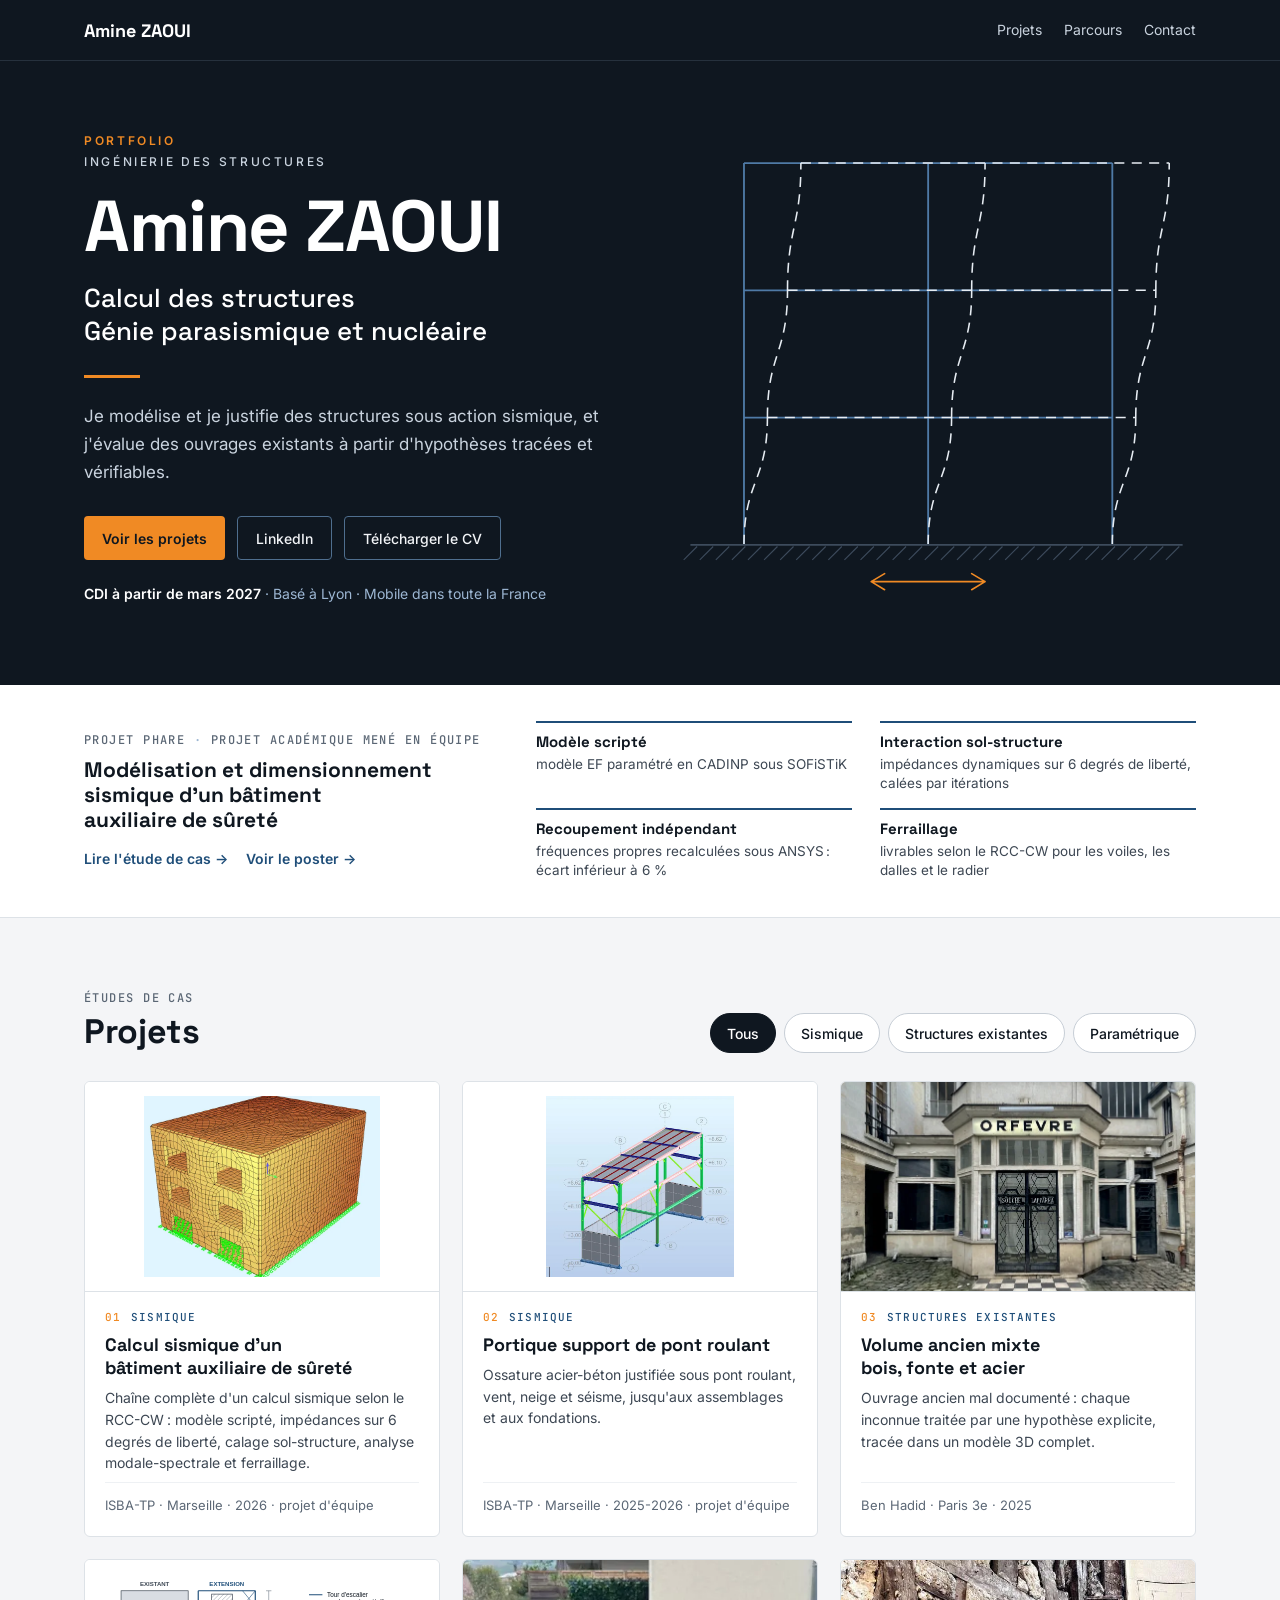
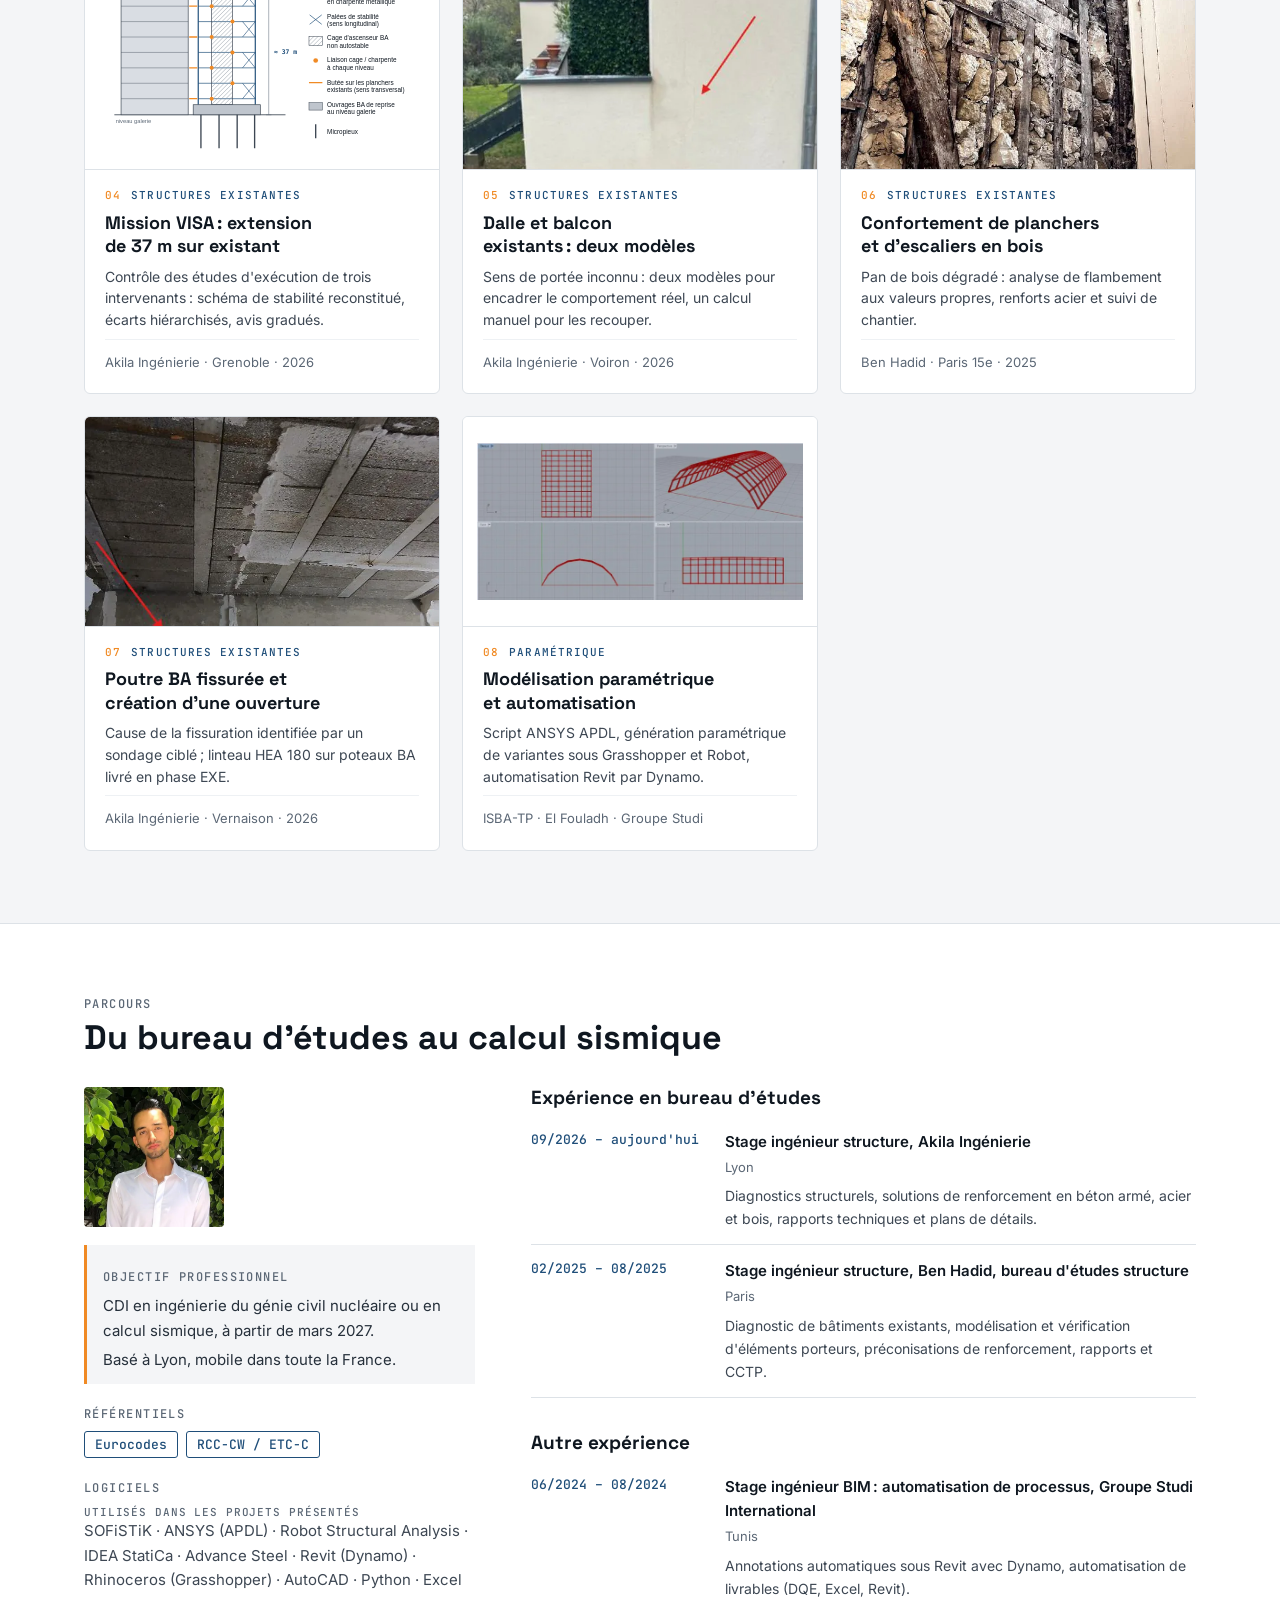
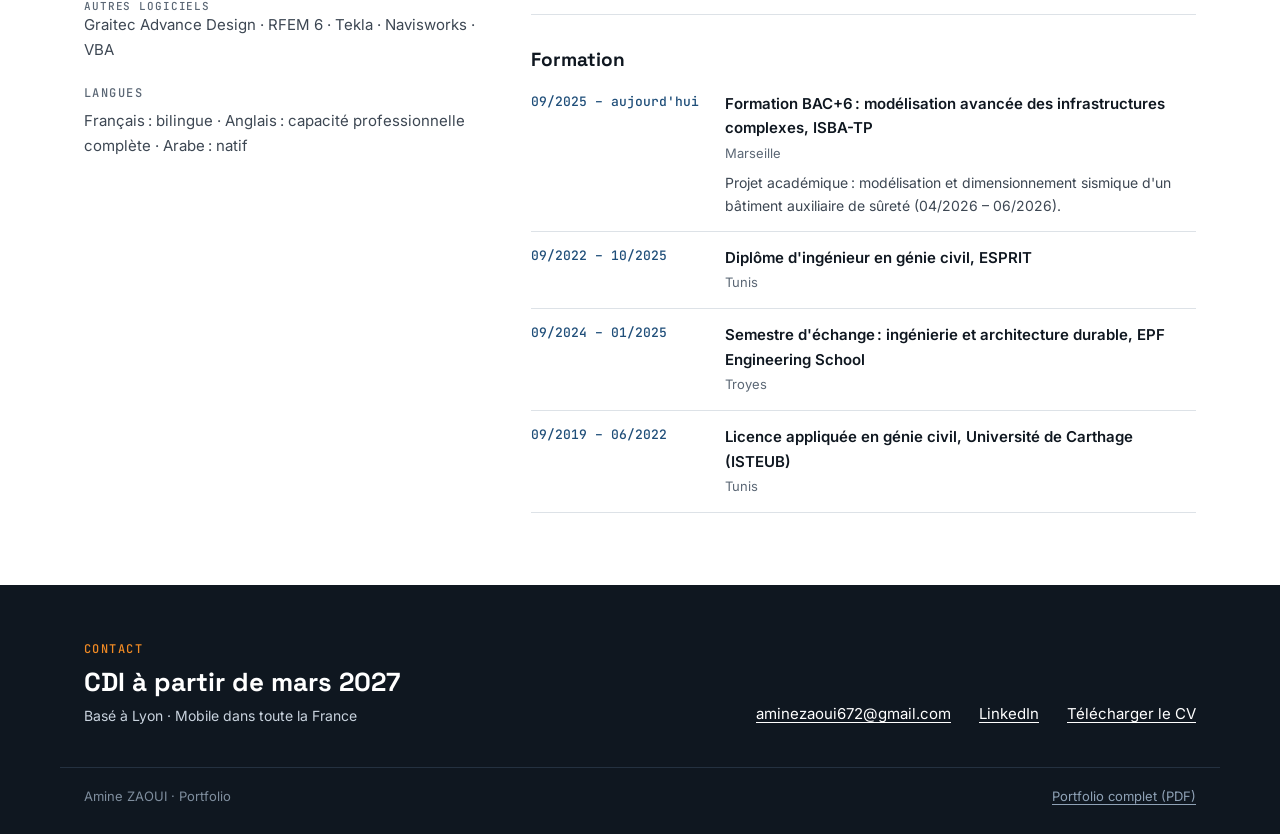
<file: index.html>
<!doctype html>
<html lang="fr">
<head>
<meta charset="utf-8">
<meta name="viewport" content="width=device-width, initial-scale=1">
<title>Amine ZAOUI · Calcul des structures, génie parasismique et nucléaire</title>
<meta name="description" content="Je modélise et je justifie des structures sous action sismique, et j&#39;évalue des ouvrages existants à partir d&#39;hypothèses tracées et vérifiables.">
<link rel="canonical" href="https://zaouimedamine0-max.github.io/">
<meta property="og:type" content="website">
<meta property="og:locale" content="fr_FR">
<meta property="og:site_name" content="Amine ZAOUI · Portfolio">
<meta property="og:title" content="Amine ZAOUI · Calcul des structures, génie parasismique et nucléaire">
<meta property="og:description" content="Je modélise et je justifie des structures sous action sismique, et j&#39;évalue des ouvrages existants à partir d&#39;hypothèses tracées et vérifiables.">
<meta property="og:url" content="https://zaouimedamine0-max.github.io/">
<meta property="og:image" content="https://zaouimedamine0-max.github.io/og/accueil.jpg">
<meta property="og:image:width" content="1200">
<meta property="og:image:height" content="630">
<meta name="twitter:card" content="summary_large_image">
<link rel="icon" href="/assets/favicon.svg" type="image/svg+xml">
<link rel="preconnect" href="https://fonts.googleapis.com">
<link rel="preconnect" href="https://fonts.gstatic.com" crossorigin>
<link href="https://fonts.googleapis.com/css2?family=Inter:wght@400;500;600&family=JetBrains+Mono:wght@400;500&family=Space+Grotesk:wght@500;700&display=swap" rel="stylesheet">
<link rel="stylesheet" href="/assets/site.css">
<script src="/assets/site.js" defer></script>
</head>
<body class="home">
<a class="skip" href="#contenu">Aller au contenu</a>
<header class="topbar">
  <nav class="wrap topbar-in" aria-label="Navigation principale">
    <a class="brand" href="/">Amine ZAOUI</a>
    <div class="nav-links">
      <a href="/#projets">Projets</a>
      <a href="/#parcours">Parcours</a>
      <a href="/#contact">Contact</a>
    </div>
  </nav>
</header>
<main id="contenu">
<section class="hero">
  <div class="wrap hero-in">
    <div class="hero-text">
      <p class="hero-kicker"><span>Portfolio</span><span>Ingénierie des structures</span></p>
      <h1 class="hero-name">Amine ZAOUI</h1>
      <p class="hero-title"><span>Calcul des structures</span><span>Génie parasismique et nucléaire</span></p>
      <span class="rule" aria-hidden="true"></span>
      <p class="hero-lead">Je modélise et je justifie des structures sous action sismique, et j&#39;évalue des ouvrages existants à partir d&#39;hypothèses tracées et vérifiables.</p>
      <div class="hero-actions">
        <a class="btn btn-primary" href="#projets">Voir les projets</a>
        <a class="btn btn-ghost" href="https://www.linkedin.com/in/amine-zaoui/" rel="me noopener" target="_blank">LinkedIn</a>
        <a class="btn btn-ghost" href="/Amine_ZAOUI_CV.pdf" download>Télécharger le CV</a>
      </div>
      <p class="hero-dispo"><b>CDI à partir de mars 2027</b><span class="sep"> · </span>Basé à Lyon · Mobile dans toute la France</p>
    </div>
    <div class="hero-draw"><svg role="img" aria-label="Portique de trois niveaux et sa déformée sous séisme" xmlns="http://www.w3.org/2000/svg" viewBox="0 10 155 135" preserveAspectRatio="xMidYMid meet"><line x1="20" y1="130" x2="20" y2="16" stroke="#4F7AA6" stroke-width="0.55"/><line x1="75" y1="130" x2="75" y2="16" stroke="#4F7AA6" stroke-width="0.55"/><line x1="130" y1="130" x2="130" y2="16" stroke="#4F7AA6" stroke-width="0.55"/><line x1="20" y1="92" x2="130" y2="92" stroke="#4F7AA6" stroke-width="0.55"/><line x1="20" y1="54" x2="130" y2="54" stroke="#4F7AA6" stroke-width="0.55"/><line x1="20" y1="16" x2="130" y2="16" stroke="#4F7AA6" stroke-width="0.55"/><path d="M20 130 C20 111.0 27 111.0 27 92 M27 92 C27 73.0 33 73.0 33 54 M33 54 C33 35.0 37 35.0 37 16 M75 130 C75 111.0 82 111.0 82 92 M82 92 C82 73.0 88 73.0 88 54 M88 54 C88 35.0 92 35.0 92 16 M130 130 C130 111.0 137 111.0 137 92 M137 92 C137 73.0 143 73.0 143 54 M143 54 C143 35.0 147 35.0 147 16 M27 92 L137 92 M33 54 L143 54 M37 16 L147 16" fill="none" stroke="#E6ECF2" stroke-width="0.4675" stroke-dasharray="3 2.2"/><line x1="4" y1="130" x2="151" y2="130" stroke="#3D4B5C" stroke-width="0.55"/><line x1="6.0" y1="130.5" x2="2.0" y2="134.5" stroke="#3D4B5C" stroke-width="0.33"/><line x1="10.8" y1="130.5" x2="6.8" y2="134.5" stroke="#3D4B5C" stroke-width="0.33"/><line x1="15.6" y1="130.5" x2="11.6" y2="134.5" stroke="#3D4B5C" stroke-width="0.33"/><line x1="20.4" y1="130.5" x2="16.4" y2="134.5" stroke="#3D4B5C" stroke-width="0.33"/><line x1="25.2" y1="130.5" x2="21.2" y2="134.5" stroke="#3D4B5C" stroke-width="0.33"/><line x1="30.0" y1="130.5" x2="26.0" y2="134.5" stroke="#3D4B5C" stroke-width="0.33"/><line x1="34.8" y1="130.5" x2="30.8" y2="134.5" stroke="#3D4B5C" stroke-width="0.33"/><line x1="39.6" y1="130.5" x2="35.6" y2="134.5" stroke="#3D4B5C" stroke-width="0.33"/><line x1="44.4" y1="130.5" x2="40.4" y2="134.5" stroke="#3D4B5C" stroke-width="0.33"/><line x1="49.2" y1="130.5" x2="45.2" y2="134.5" stroke="#3D4B5C" stroke-width="0.33"/><line x1="54.0" y1="130.5" x2="50.0" y2="134.5" stroke="#3D4B5C" stroke-width="0.33"/><line x1="58.8" y1="130.5" x2="54.8" y2="134.5" stroke="#3D4B5C" stroke-width="0.33"/><line x1="63.6" y1="130.5" x2="59.6" y2="134.5" stroke="#3D4B5C" stroke-width="0.33"/><line x1="68.4" y1="130.5" x2="64.4" y2="134.5" stroke="#3D4B5C" stroke-width="0.33"/><line x1="73.2" y1="130.5" x2="69.2" y2="134.5" stroke="#3D4B5C" stroke-width="0.33"/><line x1="78.0" y1="130.5" x2="74.0" y2="134.5" stroke="#3D4B5C" stroke-width="0.33"/><line x1="82.8" y1="130.5" x2="78.8" y2="134.5" stroke="#3D4B5C" stroke-width="0.33"/><line x1="87.6" y1="130.5" x2="83.6" y2="134.5" stroke="#3D4B5C" stroke-width="0.33"/><line x1="92.4" y1="130.5" x2="88.4" y2="134.5" stroke="#3D4B5C" stroke-width="0.33"/><line x1="97.2" y1="130.5" x2="93.2" y2="134.5" stroke="#3D4B5C" stroke-width="0.33"/><line x1="102.0" y1="130.5" x2="98.0" y2="134.5" stroke="#3D4B5C" stroke-width="0.33"/><line x1="106.8" y1="130.5" x2="102.8" y2="134.5" stroke="#3D4B5C" stroke-width="0.33"/><line x1="111.6" y1="130.5" x2="107.6" y2="134.5" stroke="#3D4B5C" stroke-width="0.33"/><line x1="116.4" y1="130.5" x2="112.4" y2="134.5" stroke="#3D4B5C" stroke-width="0.33"/><line x1="121.2" y1="130.5" x2="117.2" y2="134.5" stroke="#3D4B5C" stroke-width="0.33"/><line x1="126.0" y1="130.5" x2="122.0" y2="134.5" stroke="#3D4B5C" stroke-width="0.33"/><line x1="130.8" y1="130.5" x2="126.8" y2="134.5" stroke="#3D4B5C" stroke-width="0.33"/><line x1="135.6" y1="130.5" x2="131.6" y2="134.5" stroke="#3D4B5C" stroke-width="0.33"/><line x1="140.4" y1="130.5" x2="136.4" y2="134.5" stroke="#3D4B5C" stroke-width="0.33"/><line x1="145.2" y1="130.5" x2="141.2" y2="134.5" stroke="#3D4B5C" stroke-width="0.33"/><line x1="150.0" y1="130.5" x2="146.0" y2="134.5" stroke="#3D4B5C" stroke-width="0.33"/><path d="M58 141 h34 M58 141 l4 -2.4 M58 141 l4 2.4 M92 141 l-4 -2.4 M92 141 l-4 2.4" stroke="#F08A24" stroke-width="0.49500000000000005" fill="none" stroke-linecap="round"/></svg></div>
  </div>
</section>
<section class="phare" aria-label="Projet phare">
  <div class="wrap phare-in">
    <div class="phare-text">
      <p class="kicker">Projet phare <span class="sep">·</span> projet académique mené en équipe</p>
      <h2><a href="/projets/batiment-auxiliaire-surete.html">Modélisation et dimensionnement sismique d&#39;un bâtiment auxiliaire de sûreté</a></h2>
      <p class="phare-links">
        <a href="/projets/batiment-auxiliaire-surete.html">Lire l'étude de cas →</a>
<a href="/poster.html">Voir le poster →</a>      </p>
    </div>
    <ul class="phare-points">
      <li><b>Modèle scripté</b><span>modèle EF paramétré en CADINP sous SOFiSTiK</span></li>
      <li><b>Interaction sol-structure</b><span>impédances dynamiques sur 6 degrés de liberté, calées par itérations</span></li>
      <li><b>Recoupement indépendant</b><span>fréquences propres recalculées sous ANSYS : écart inférieur à 6 %</span></li>
      <li><b>Ferraillage</b><span>livrables selon le RCC-CW pour les voiles, les dalles et le radier</span></li>
    </ul>
  </div>
</section>
<section class="wrap section" id="projets">
  <div class="section-head">
    <div>
      <p class="kicker">Études de cas</p>
      <h2>Projets</h2>
    </div>
    <div class="filters" role="group" aria-label="Filtrer par domaine" hidden>
      <button type="button" data-filter="all" aria-pressed="true">Tous</button>
<button type="button" data-filter="s1" aria-pressed="false">Sismique</button><button type="button" data-filter="s2" aria-pressed="false">Structures existantes</button><button type="button" data-filter="s3" aria-pressed="false">Paramétrique</button>    </div>
  </div>
  <div class="cards">
    <a class="card" href="/projets/batiment-auxiliaire-surete.html" data-cat="s1">
      <div class="card-img"><img src="/img/01-batiment-auxiliaire-surete/modele-sofistik-720.webp" srcset="/img/01-batiment-auxiliaire-surete/modele-sofistik-720.webp 720w, /img/01-batiment-auxiliaire-surete/modele-sofistik-1440.webp 1103w" sizes="(max-width: 760px) 100vw, 380px" width="1103" height="843" alt="" loading="lazy" decoding="async"></div>
      <div class="card-body">
        <p class="card-cat"><span class="card-num">01</span>Sismique</p>
        <h3>Calcul sismique d&#39;un bâtiment auxiliaire de sûreté</h3>
        <p class="card-text">Chaîne complète d&#39;un calcul sismique selon le RCC-CW : modèle scripté, impédances sur 6 degrés de liberté, calage sol-structure, analyse modale-spectrale et ferraillage.</p>
        <p class="card-frame">ISBA-TP · Marseille · 2026 · projet d&#39;équipe</p>
      </div>
    </a>
    <a class="card" href="/projets/portique-pont-roulant.html" data-cat="s1">
      <div class="card-img"><img src="/img/02-portique-pont-roulant/modele-robot-3d-720.webp" srcset="/img/02-portique-pont-roulant/modele-robot-3d-720.webp 720w, /img/02-portique-pont-roulant/modele-robot-3d-1440.webp 763w" sizes="(max-width: 760px) 100vw, 380px" width="763" height="734" alt="" loading="lazy" decoding="async"></div>
      <div class="card-body">
        <p class="card-cat"><span class="card-num">02</span>Sismique</p>
        <h3>Portique support de pont roulant</h3>
        <p class="card-text">Ossature acier-béton justifiée sous pont roulant, vent, neige et séisme, jusqu&#39;aux assemblages et aux fondations.</p>
        <p class="card-frame">ISBA-TP · Marseille · 2025-2026 · projet d&#39;équipe</p>
      </div>
    </a>
    <a class="card" href="/projets/volume-ancien-mixte.html" data-cat="s2">
      <div class="card-img photo"><img src="/img/04-volume-ancien-mixte/facade-cour-orfevre-720.webp" srcset="/img/04-volume-ancien-mixte/facade-cour-orfevre-720.webp 711w" sizes="(max-width: 760px) 100vw, 380px" width="711" height="949" alt="" loading="lazy" decoding="async"></div>
      <div class="card-body">
        <p class="card-cat"><span class="card-num">03</span>Structures existantes</p>
        <h3>Volume ancien mixte bois, fonte et acier</h3>
        <p class="card-text">Ouvrage ancien mal documenté : chaque inconnue traitée par une hypothèse explicite, tracée dans un modèle 3D complet.</p>
        <p class="card-frame">Ben Hadid · Paris 3e · 2025</p>
      </div>
    </a>
    <a class="card" href="/projets/visa-extension.html" data-cat="s2">
      <div class="card-img"><img src="/img/03-visa-extension/schema-principe-extension.svg" width="900" height="540" alt="" loading="lazy" decoding="async"></div>
      <div class="card-body">
        <p class="card-cat"><span class="card-num">04</span>Structures existantes</p>
        <h3>Mission VISA : extension de 37 m sur existant</h3>
        <p class="card-text">Contrôle des études d&#39;exécution de trois intervenants : schéma de stabilité reconstitué, écarts hiérarchisés, avis gradués.</p>
        <p class="card-frame">Akila Ingénierie · Grenoble · 2026</p>
      </div>
    </a>
    <a class="card" href="/projets/dalle-balcon-deux-modeles.html" data-cat="s2">
      <div class="card-img photo"><img src="/img/05-dalle-balcon-deux-modeles/facade-balcon-720.webp" srcset="/img/05-dalle-balcon-deux-modeles/facade-balcon-720.webp 511w" sizes="(max-width: 760px) 100vw, 380px" width="511" height="561" alt="" loading="lazy" decoding="async"></div>
      <div class="card-body">
        <p class="card-cat"><span class="card-num">05</span>Structures existantes</p>
        <h3>Dalle et balcon existants : deux modèles</h3>
        <p class="card-text">Sens de portée inconnu : deux modèles pour encadrer le comportement réel, un calcul manuel pour les recouper.</p>
        <p class="card-frame">Akila Ingénierie · Voiron · 2026</p>
      </div>
    </a>
    <a class="card" href="/projets/confortement-bois.html" data-cat="s2">
      <div class="card-img photo"><img src="/img/06-confortement-bois/pourriture-cubique-720.webp" srcset="/img/06-confortement-bois/pourriture-cubique-720.webp 693w" sizes="(max-width: 760px) 100vw, 380px" width="693" height="924" alt="" loading="lazy" decoding="async"></div>
      <div class="card-body">
        <p class="card-cat"><span class="card-num">06</span>Structures existantes</p>
        <h3>Confortement de planchers et d&#39;escaliers en bois</h3>
        <p class="card-text">Pan de bois dégradé : analyse de flambement aux valeurs propres, renforts acier et suivi de chantier.</p>
        <p class="card-frame">Ben Hadid · Paris 15e · 2025</p>
      </div>
    </a>
    <a class="card" href="/projets/poutre-ba-ouverture.html" data-cat="s2">
      <div class="card-img photo"><img src="/img/07-poutre-ba-ouverture/poutre-vue-ensemble-720.webp" srcset="/img/07-poutre-ba-ouverture/poutre-vue-ensemble-720.webp 600w" sizes="(max-width: 760px) 100vw, 380px" width="600" height="772" alt="" loading="lazy" decoding="async"></div>
      <div class="card-body">
        <p class="card-cat"><span class="card-num">07</span>Structures existantes</p>
        <h3>Poutre BA fissurée et création d&#39;une ouverture</h3>
        <p class="card-text">Cause de la fissuration identifiée par un sondage ciblé ; linteau HEA 180 sur poteaux BA livré en phase EXE.</p>
        <p class="card-frame">Akila Ingénierie · Vernaison · 2026</p>
      </div>
    </a>
    <a class="card" href="/projets/modelisation-parametrique.html" data-cat="s3">
      <div class="card-img"><img src="/img/08-modelisation-parametrique/grasshopper-maillage-720.webp" srcset="/img/08-modelisation-parametrique/grasshopper-maillage-720.webp 720w, /img/08-modelisation-parametrique/grasshopper-maillage-1440.webp 1386w" sizes="(max-width: 760px) 100vw, 380px" width="1386" height="665" alt="" loading="lazy" decoding="async"></div>
      <div class="card-body">
        <p class="card-cat"><span class="card-num">08</span>Paramétrique</p>
        <h3>Modélisation paramétrique et automatisation</h3>
        <p class="card-text">Script ANSYS APDL, génération paramétrique de variantes sous Grasshopper et Robot, automatisation Revit par Dynamo.</p>
        <p class="card-frame">ISBA-TP · El Fouladh · Groupe Studi</p>
      </div>
    </a>
  </div>
</section>
<section class="parcours" id="parcours">
  <div class="wrap section">
    <div class="section-head">
      <div>
        <p class="kicker">Parcours</p>
        <h2>Du bureau d'études au calcul sismique</h2>
      </div>
    </div>
    <div class="parcours-grid">
      <aside class="profil-col">
        <img src="/img/00-profil/photo-480.webp" srcset="/img/00-profil/photo-480.webp 480w" sizes="160px" width="600" height="600" alt="Amine ZAOUI" loading="lazy" decoding="async">
        <div class="objectif">
          <h3 class="mini">Objectif professionnel</h3>
          <ul><li>CDI en ingénierie du génie civil nucléaire ou en calcul sismique, à partir de mars 2027.</li><li>Basé à Lyon, mobile dans toute la France.</li></ul>
        </div>
        <h3 class="mini">Référentiels</h3>
        <ul class="chips"><li>Eurocodes</li><li>RCC-CW / ETC-C</li></ul>
        <h3 class="mini">Logiciels</h3>
        <p class="soft"><span>Utilisés dans les projets présentés</span>SOFiSTiK · ANSYS (APDL) · Robot Structural Analysis · IDEA StatiCa · Advance Steel · Revit (Dynamo) · Rhinoceros (Grasshopper) · AutoCAD · Python · Excel</p>
        <p class="soft"><span>Autres logiciels</span>Graitec Advance Design · RFEM 6 · Tekla · Navisworks · VBA</p>
        <h3 class="mini">Langues</h3>
        <p class="soft-list">Français : bilingue · Anglais : capacité professionnelle complète · Arabe : natif</p>
      </aside>
      <div class="timeline-col">
        <h3 class="tl-head">Expérience en bureau d&#39;études</h3>
        <ol class="timeline">
          <li>
            <span class="tl-date">09/2026 – aujourd&#39;hui</span>
            <div class="tl-body">
              <b>Stage ingénieur structure, Akila Ingénierie</b>
              <span class="tl-place">Lyon</span>
<span class="tl-detail">Diagnostics structurels, solutions de renforcement en béton armé, acier et bois, rapports techniques et plans de détails.</span>            </div>
          </li>
          <li>
            <span class="tl-date">02/2025 – 08/2025</span>
            <div class="tl-body">
              <b>Stage ingénieur structure, Ben Hadid, bureau d&#39;études structure</b>
              <span class="tl-place">Paris</span>
<span class="tl-detail">Diagnostic de bâtiments existants, modélisation et vérification d&#39;éléments porteurs, préconisations de renforcement, rapports et CCTP.</span>            </div>
          </li>
        </ol>
        <h3 class="tl-head">Autre expérience</h3>
        <ol class="timeline">
          <li>
            <span class="tl-date">06/2024 – 08/2024</span>
            <div class="tl-body">
              <b>Stage ingénieur BIM : automatisation de processus, Groupe Studi International</b>
              <span class="tl-place">Tunis</span>
<span class="tl-detail">Annotations automatiques sous Revit avec Dynamo, automatisation de livrables (DQE, Excel, Revit).</span>            </div>
          </li>
        </ol>
        <h3 class="tl-head">Formation</h3>
        <ol class="timeline">
          <li>
            <span class="tl-date">09/2025 – aujourd&#39;hui</span>
            <div class="tl-body">
              <b>Formation BAC+6 : modélisation avancée des infrastructures complexes, ISBA-TP</b>
              <span class="tl-place">Marseille</span>
<span class="tl-detail">Projet académique : modélisation et dimensionnement sismique d&#39;un bâtiment auxiliaire de sûreté (04/2026 – 06/2026).</span>            </div>
          </li>
          <li>
            <span class="tl-date">09/2022 – 10/2025</span>
            <div class="tl-body">
              <b>Diplôme d&#39;ingénieur en génie civil, ESPRIT</b>
              <span class="tl-place">Tunis</span>
            </div>
          </li>
          <li>
            <span class="tl-date">09/2024 – 01/2025</span>
            <div class="tl-body">
              <b>Semestre d&#39;échange : ingénierie et architecture durable, EPF Engineering School</b>
              <span class="tl-place">Troyes</span>
            </div>
          </li>
          <li>
            <span class="tl-date">09/2019 – 06/2022</span>
            <div class="tl-body">
              <b>Licence appliquée en génie civil, Université de Carthage (ISTEUB)</b>
              <span class="tl-place">Tunis</span>
            </div>
          </li>
        </ol>
      </div>
    </div>
  </div>
</section>
</main>
<footer class="footer" id="contact">
  <div class="wrap footer-in">
    <div class="footer-lead">
      <p class="kicker">Contact</p>
      <p class="footer-title">CDI à partir de mars 2027</p>
      <p class="footer-sub">Basé à Lyon · Mobile dans toute la France</p>
    </div>
    <ul class="footer-links">
      <li><a href="mailto:aminezaoui672@gmail.com">aminezaoui672@gmail.com</a></li>
      <li><a href="https://www.linkedin.com/in/amine-zaoui/" rel="me noopener" target="_blank">LinkedIn</a></li>
      <li><a href="/Amine_ZAOUI_CV.pdf" download>Télécharger le CV</a></li>
    </ul>
  </div>
  <div class="wrap footer-base">
    <span>Amine ZAOUI · Portfolio</span>
    <a href="/Amine_ZAOUI_Portfolio_Nucleaire.pdf">Portfolio complet (PDF)</a>
  </div>
</footer>
<dialog class="lightbox" id="lightbox" aria-label="Image agrandie">
  <form method="dialog"><button class="lb-close" aria-label="Fermer">×</button></form>
  <img alt="">
  <p class="lb-cap"></p>
</dialog>
</body>
</html>
</file>
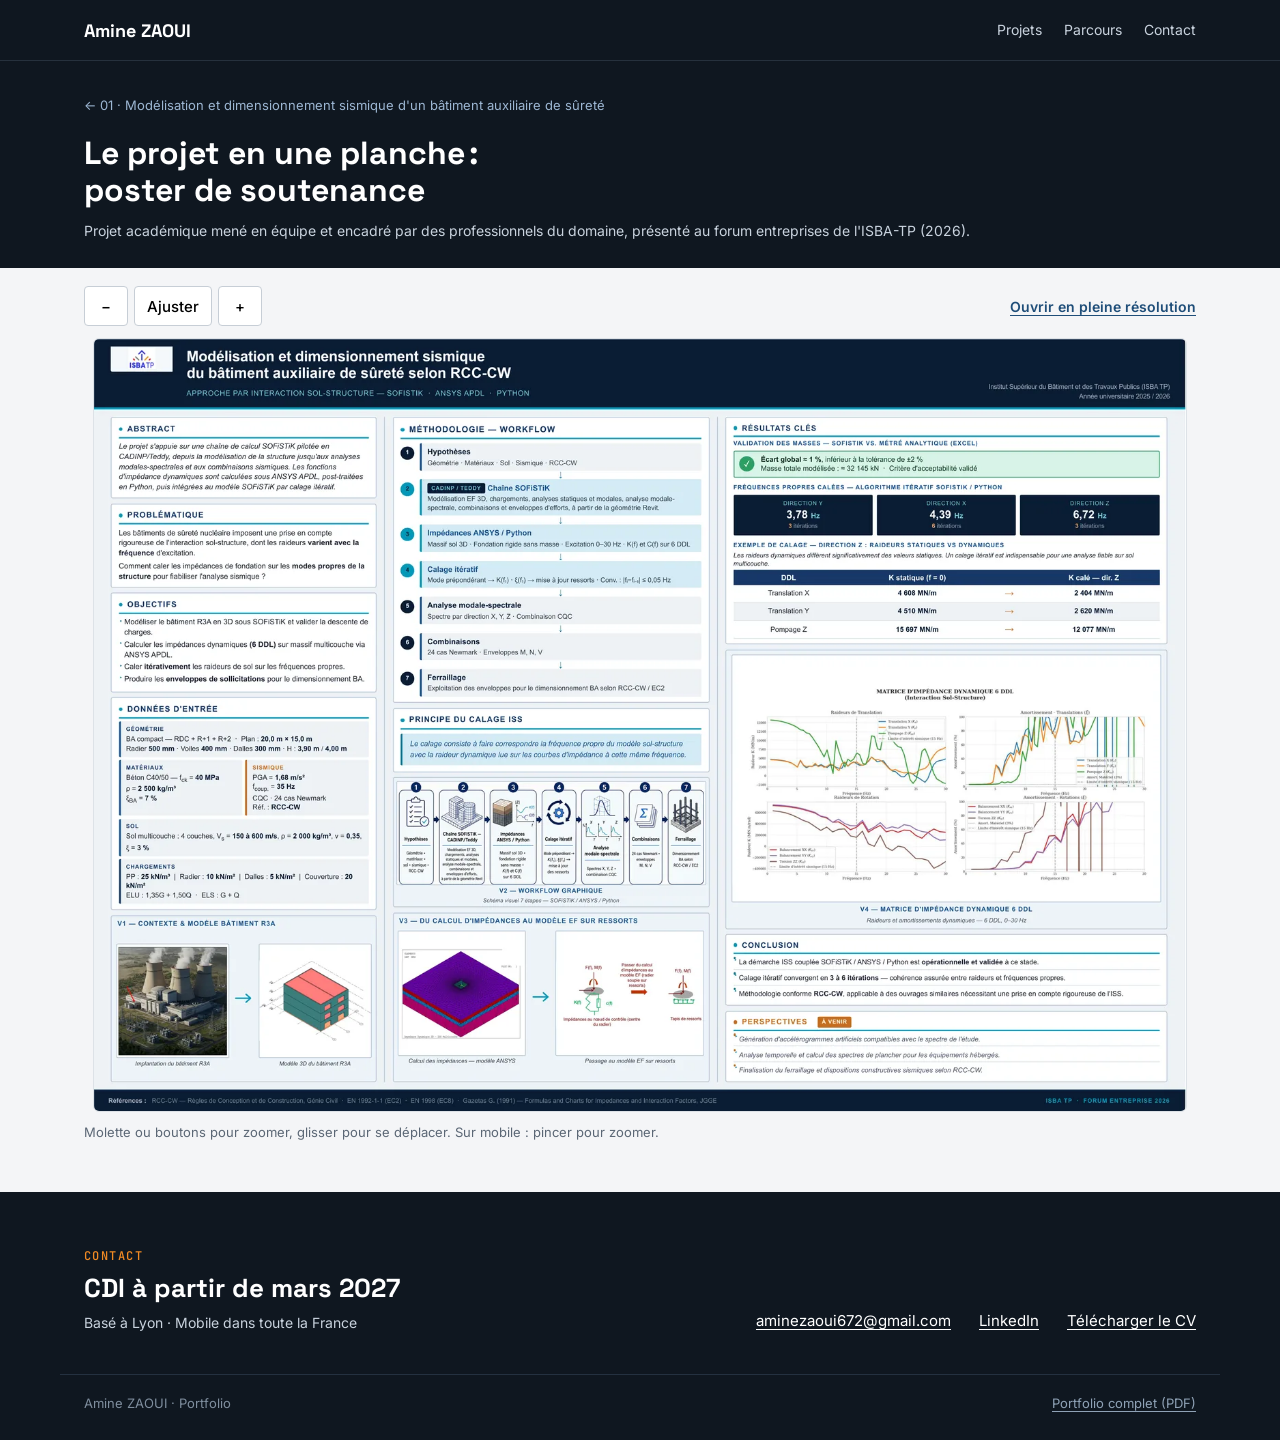
<file: poster.html>
<!doctype html>
<html lang="fr">
<head>
<meta charset="utf-8">
<meta name="viewport" content="width=device-width, initial-scale=1">
<title>Poster de soutenance · Amine ZAOUI</title>
<meta name="description" content="Projet académique mené en équipe et encadré par des professionnels du domaine, présenté au forum entreprises de l&#39;ISBA-TP (2026).">
<link rel="canonical" href="https://zaouimedamine0-max.github.io/poster.html">
<meta property="og:type" content="website">
<meta property="og:locale" content="fr_FR">
<meta property="og:site_name" content="Amine ZAOUI · Portfolio">
<meta property="og:title" content="Poster de soutenance · Amine ZAOUI">
<meta property="og:description" content="Projet académique mené en équipe et encadré par des professionnels du domaine, présenté au forum entreprises de l&#39;ISBA-TP (2026).">
<meta property="og:url" content="https://zaouimedamine0-max.github.io/poster.html">
<meta property="og:image" content="https://zaouimedamine0-max.github.io/og/accueil.jpg">
<meta property="og:image:width" content="1200">
<meta property="og:image:height" content="630">
<meta name="twitter:card" content="summary_large_image">
<link rel="icon" href="/assets/favicon.svg" type="image/svg+xml">
<link rel="preconnect" href="https://fonts.googleapis.com">
<link rel="preconnect" href="https://fonts.gstatic.com" crossorigin>
<link href="https://fonts.googleapis.com/css2?family=Inter:wght@400;500;600&family=JetBrains+Mono:wght@400;500&family=Space+Grotesk:wght@500;700&display=swap" rel="stylesheet">
<link rel="stylesheet" href="/assets/site.css">
<script src="/assets/site.js" defer></script>
</head>
<body class="page-poster">
<a class="skip" href="#contenu">Aller au contenu</a>
<header class="topbar">
  <nav class="wrap topbar-in" aria-label="Navigation principale">
    <a class="brand" href="/">Amine ZAOUI</a>
    <div class="nav-links">
      <a href="/#projets">Projets</a>
      <a href="/#parcours">Parcours</a>
      <a href="/#contact">Contact</a>
    </div>
  </nav>
</header>
<main id="contenu">
<section class="band band-compact">
  <div class="wrap band-in">
    <a class="crumb" href="/projets/batiment-auxiliaire-surete.html">← 01 · Modélisation et dimensionnement sismique d&#39;un bâtiment auxiliaire de sûreté</a>
    <div class="band-title">
      <div>
        <h1>Le projet en une planche : poster de soutenance</h1>
        <p class="cadre">Projet académique mené en équipe et encadré par des professionnels du domaine, présenté au forum entreprises de l&#39;ISBA-TP (2026).</p>
      </div>
    </div>
  </div>
</section>
<div class="viewer-tools wrap">
  <div class="vt-buttons" hidden>
    <button type="button" data-zoom="out" aria-label="Dézoomer">−</button>
    <button type="button" data-zoom="fit">Ajuster</button>
    <button type="button" data-zoom="in" aria-label="Zoomer">+</button>
  </div>
  <a class="vt-full" href="/img/01b-poster/poster-hd-4961.webp">Ouvrir en pleine résolution</a>
</div>
<div class="viewer" id="viewer" tabindex="0" aria-label="Poster de soutenance, zoomable">
  <img src="/img/01b-poster/poster-hd-1600.webp" data-full="/img/01b-poster/poster-hd-4961.webp" width="4961" height="3508" alt="Poster de soutenance : modélisation et dimensionnement sismique du bâtiment auxiliaire de sûreté selon le RCC-CW, approche par interaction sol-structure.">
</div>
<p class="wrap viewer-hint">Molette ou boutons pour zoomer, glisser pour se déplacer. Sur mobile : pincer pour zoomer.</p>
</main>
<footer class="footer" id="contact">
  <div class="wrap footer-in">
    <div class="footer-lead">
      <p class="kicker">Contact</p>
      <p class="footer-title">CDI à partir de mars 2027</p>
      <p class="footer-sub">Basé à Lyon · Mobile dans toute la France</p>
    </div>
    <ul class="footer-links">
      <li><a href="mailto:aminezaoui672@gmail.com">aminezaoui672@gmail.com</a></li>
      <li><a href="https://www.linkedin.com/in/amine-zaoui/" rel="me noopener" target="_blank">LinkedIn</a></li>
      <li><a href="/Amine_ZAOUI_CV.pdf" download>Télécharger le CV</a></li>
    </ul>
  </div>
  <div class="wrap footer-base">
    <span>Amine ZAOUI · Portfolio</span>
    <a href="/Amine_ZAOUI_Portfolio_Nucleaire.pdf">Portfolio complet (PDF)</a>
  </div>
</footer>
<dialog class="lightbox" id="lightbox" aria-label="Image agrandie">
  <form method="dialog"><button class="lb-close" aria-label="Fermer">×</button></form>
  <img alt="">
  <p class="lb-cap"></p>
</dialog>
</body>
</html>
</file>
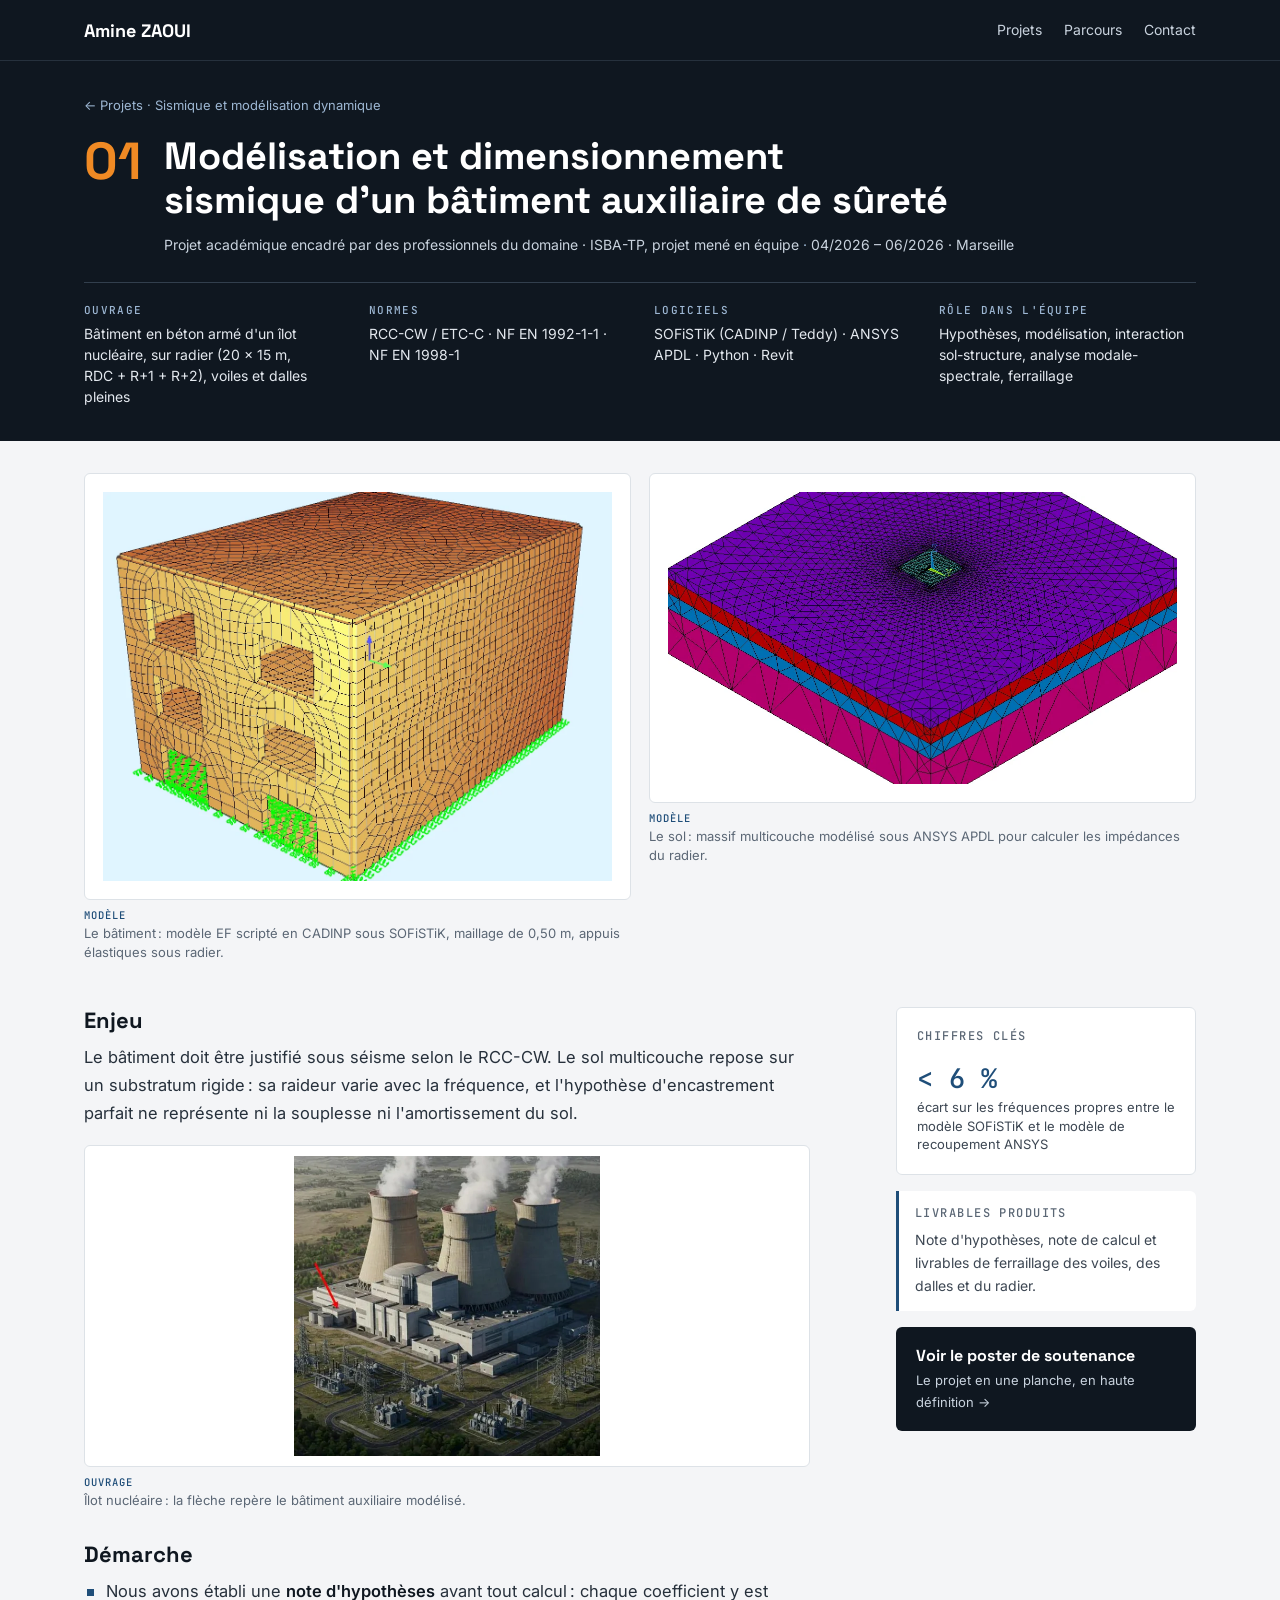
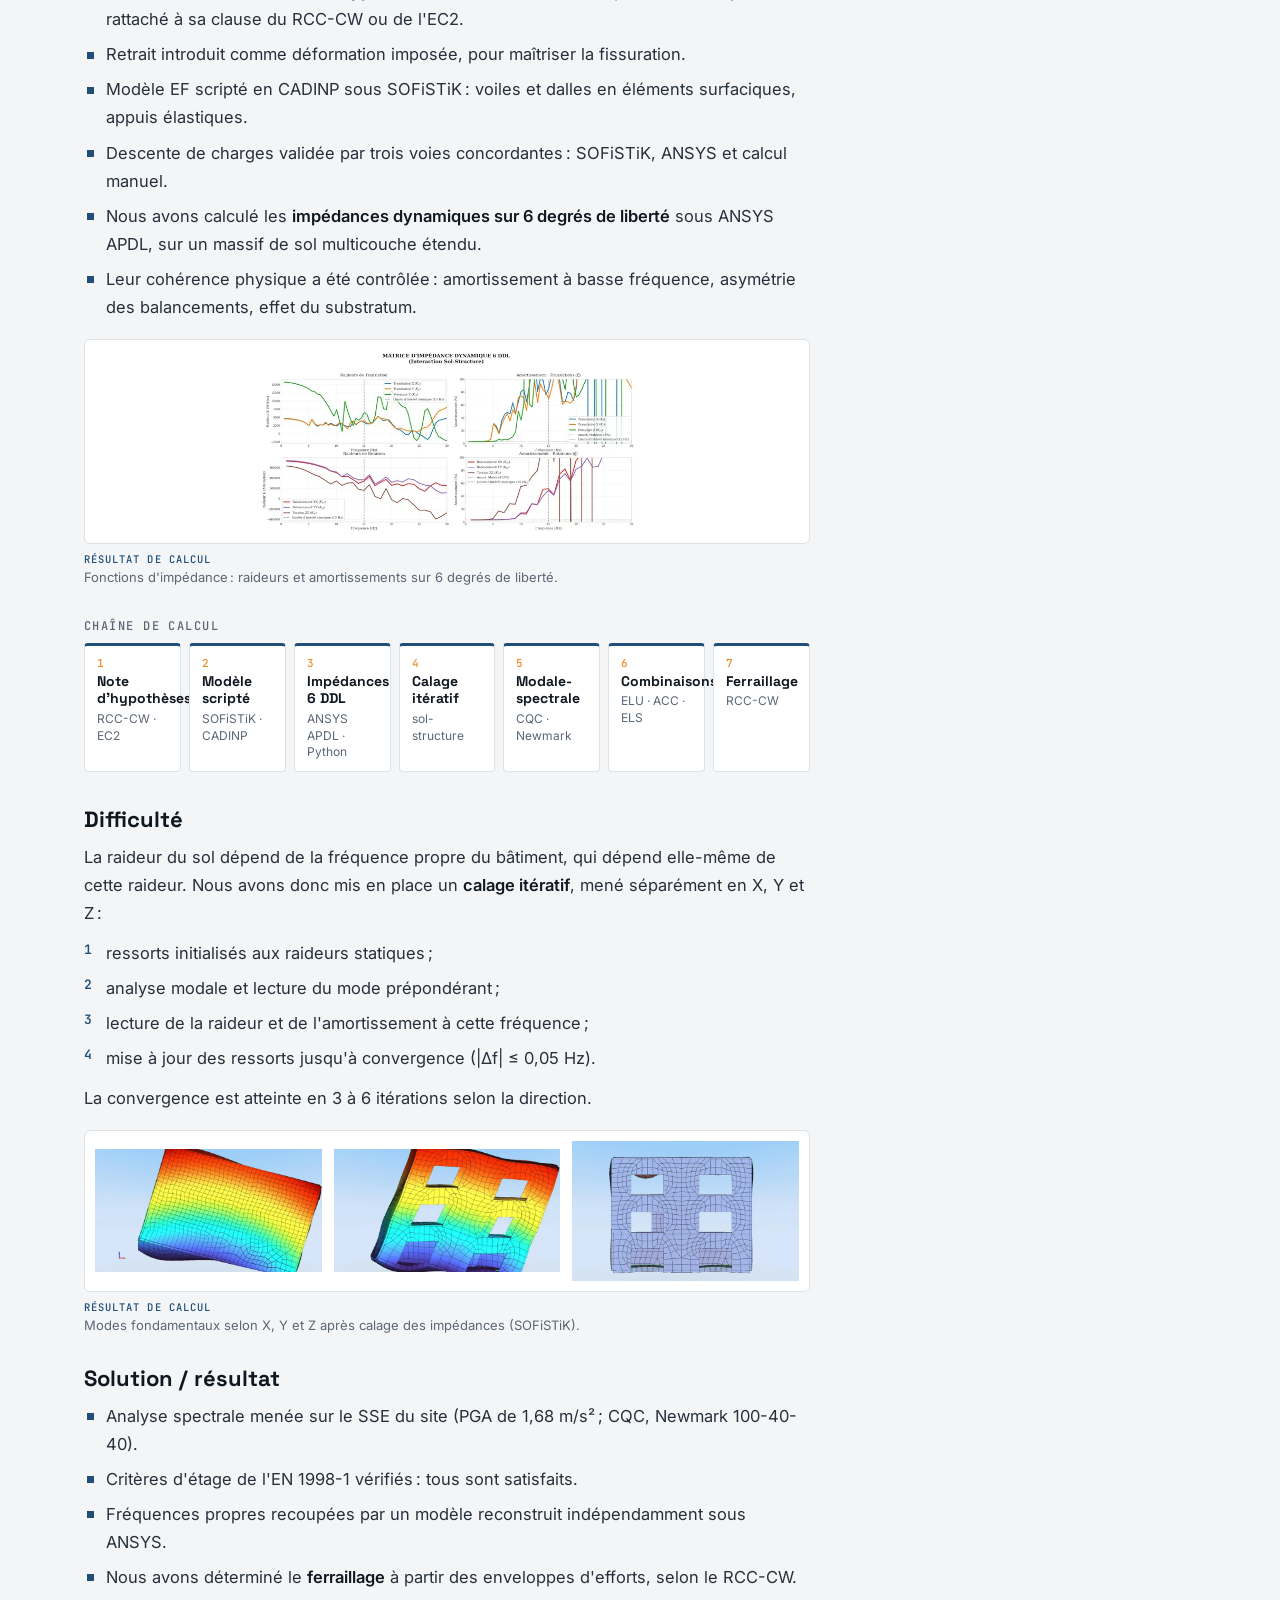
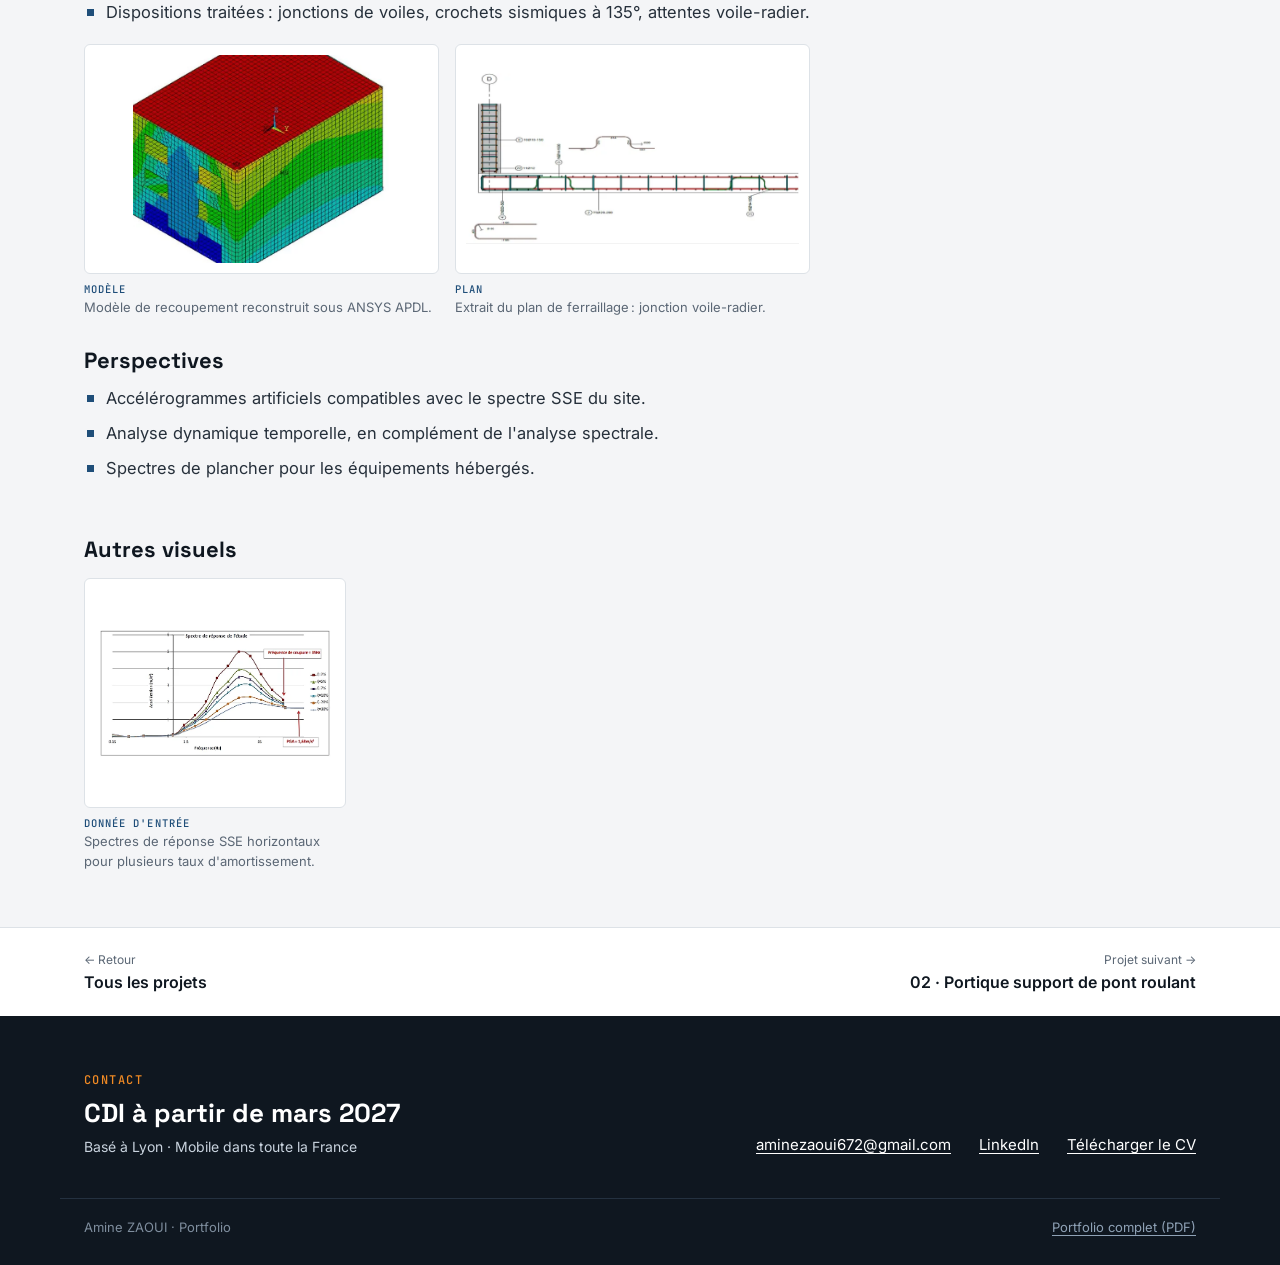
<file: projets/batiment-auxiliaire-surete.html>
<!doctype html>
<html lang="fr">
<head>
<meta charset="utf-8">
<meta name="viewport" content="width=device-width, initial-scale=1">
<title>01 · Modélisation et dimensionnement sismique d&#39;un bâtiment auxiliaire de sûreté · Amine ZAOUI</title>
<meta name="description" content="Chaîne complète d&#39;un calcul sismique selon le RCC-CW : modèle scripté, impédances sur 6 degrés de liberté, calage sol-structure, analyse modale-spectrale et ferraillage.">
<link rel="canonical" href="https://zaouimedamine0-max.github.io/projets/batiment-auxiliaire-surete.html">
<meta property="og:type" content="website">
<meta property="og:locale" content="fr_FR">
<meta property="og:site_name" content="Amine ZAOUI · Portfolio">
<meta property="og:title" content="01 · Modélisation et dimensionnement sismique d&#39;un bâtiment auxiliaire de sûreté · Amine ZAOUI">
<meta property="og:description" content="Chaîne complète d&#39;un calcul sismique selon le RCC-CW : modèle scripté, impédances sur 6 degrés de liberté, calage sol-structure, analyse modale-spectrale et ferraillage.">
<meta property="og:url" content="https://zaouimedamine0-max.github.io/projets/batiment-auxiliaire-surete.html">
<meta property="og:image" content="https://zaouimedamine0-max.github.io/og/batiment-auxiliaire-surete.jpg">
<meta property="og:image:width" content="1200">
<meta property="og:image:height" content="630">
<meta name="twitter:card" content="summary_large_image">
<link rel="icon" href="/assets/favicon.svg" type="image/svg+xml">
<link rel="preconnect" href="https://fonts.googleapis.com">
<link rel="preconnect" href="https://fonts.gstatic.com" crossorigin>
<link href="https://fonts.googleapis.com/css2?family=Inter:wght@400;500;600&family=JetBrains+Mono:wght@400;500&family=Space+Grotesk:wght@500;700&display=swap" rel="stylesheet">
<link rel="stylesheet" href="/assets/site.css">
<script src="/assets/site.js" defer></script>
</head>
<body class="page-projet">
<a class="skip" href="#contenu">Aller au contenu</a>
<header class="topbar">
  <nav class="wrap topbar-in" aria-label="Navigation principale">
    <a class="brand" href="/">Amine ZAOUI</a>
    <div class="nav-links">
      <a href="/#projets">Projets</a>
      <a href="/#parcours">Parcours</a>
      <a href="/#contact">Contact</a>
    </div>
  </nav>
</header>
<main id="contenu">
<section class="band">
  <div class="wrap band-in">
    <a class="crumb" href="/#projets">← Projets <span class="sep">·</span> Sismique et modélisation dynamique</a>
    <div class="band-title">
      <span class="num">01</span>
      <div>
        <h1>Modélisation et dimensionnement sismique d&#39;un bâtiment auxiliaire de sûreté</h1>
        <p class="cadre">Projet académique encadré par des professionnels du domaine · ISBA-TP, projet mené en équipe <span class="sep">·</span> 04/2026 – 06/2026 · Marseille</p>
      </div>
    </div>
<dl class="meta">
  <div><dt>Ouvrage</dt><dd>Bâtiment en béton armé d&#39;un îlot nucléaire, sur radier (20 × 15 m, RDC + R+1 + R+2), voiles et dalles pleines</dd></div>
  <div><dt>Normes</dt><dd><span class="nw">RCC-CW / ETC-C</span> · <span class="nw"><span class="nw">NF EN 1992-1-1</span></span> · <span class="nw"><span class="nw">NF EN 1998-1</span></span></dd></div>
<div><dt>Logiciels</dt><dd>SOFiSTiK (CADINP / Teddy) · ANSYS APDL · Python · Revit</dd></div>  <div><dt>Rôle dans l&#39;équipe</dt><dd>Hypothèses, modélisation, interaction sol-structure, analyse modale-spectrale, ferraillage</dd></div>
</dl>  </div>
</section>
<div class="wrap hero-row hero-multi">
<figure class="fig hero-fig">
  <div class="fig-imgs">
    <a class="zoom" href="/img/01-batiment-auxiliaire-surete/modele-sofistik-1440.webp" data-caption="Modèle · Le bâtiment : modèle EF scripté en CADINP sous SOFiSTiK, maillage de 0,50 m, appuis élastiques sous radier."><img src="/img/01-batiment-auxiliaire-surete/modele-sofistik-720.webp" srcset="/img/01-batiment-auxiliaire-surete/modele-sofistik-720.webp 720w, /img/01-batiment-auxiliaire-surete/modele-sofistik-1440.webp 1103w" sizes="(max-width: 1200px) 100vw, 1150px" width="1103" height="843" alt="Le bâtiment : modèle EF scripté en CADINP sous SOFiSTiK, maillage de 0,50 m, appuis élastiques sous radier." decoding="async"></a>
  </div>
<figcaption><span class="nat">Modèle</span>Le bâtiment : modèle EF scripté en CADINP sous SOFiSTiK, maillage de 0,50 m, appuis élastiques sous radier.</figcaption></figure><figure class="fig hero-fig">
  <div class="fig-imgs">
    <a class="zoom" href="/img/01-batiment-auxiliaire-surete/massif-sol-ansys-1440.webp" data-caption="Modèle · Le sol : massif multicouche modélisé sous ANSYS APDL pour calculer les impédances du radier."><img src="/img/01-batiment-auxiliaire-surete/massif-sol-ansys-720.webp" srcset="/img/01-batiment-auxiliaire-surete/massif-sol-ansys-720.webp 720w, /img/01-batiment-auxiliaire-surete/massif-sol-ansys-1440.webp 1016w" sizes="(max-width: 1200px) 100vw, 1150px" width="1016" height="583" alt="Le sol : massif multicouche modélisé sous ANSYS APDL pour calculer les impédances du radier." decoding="async"></a>
  </div>
<figcaption><span class="nat">Modèle</span>Le sol : massif multicouche modélisé sous ANSYS APDL pour calculer les impédances du radier.</figcaption></figure></div>
<div class="wrap project-body">
  <article class="prose">
    <section class="pblock">
      <h2>Enjeu</h2>
      <p>Le bâtiment doit être justifié sous séisme selon le RCC-CW. Le sol multicouche repose sur un substratum rigide : sa raideur varie avec la fréquence, et l'hypothèse d'encastrement parfait ne représente ni la souplesse ni l'amortissement du sol.</p>
    </section>
    <div class="inline-figs">
<figure class="fig inline-fig">
  <div class="fig-imgs">
    <a class="zoom" href="/img/01-batiment-auxiliaire-surete/ilot-nucleaire-720.webp" data-caption="Ouvrage · Îlot nucléaire : la flèche repère le bâtiment auxiliaire modélisé."><img src="/img/01-batiment-auxiliaire-surete/ilot-nucleaire-720.webp" srcset="/img/01-batiment-auxiliaire-surete/ilot-nucleaire-720.webp 580w" sizes="(max-width: 760px) 100vw, 380px" width="580" height="569" alt="Îlot nucléaire : la flèche repère le bâtiment auxiliaire modélisé." loading="lazy" decoding="async"></a>
  </div>
<figcaption><span class="nat">Ouvrage</span>Îlot nucléaire : la flèche repère le bâtiment auxiliaire modélisé.</figcaption></figure>    </div>
    <section class="pblock">
      <h2>Démarche</h2>
      <ul>
<li>Nous avons établi une <strong>note d'hypothèses</strong> avant tout calcul : chaque coefficient y est rattaché à sa clause du RCC-CW ou de l'EC2.</li>
<li>Retrait introduit comme déformation imposée, pour maîtriser la fissuration.</li>
<li>Modèle EF scripté en CADINP sous SOFiSTiK : voiles et dalles en éléments surfaciques, appuis élastiques.</li>
<li>Descente de charges validée par trois voies concordantes : SOFiSTiK, ANSYS et calcul manuel.</li>
<li>Nous avons calculé les <strong>impédances dynamiques sur 6 degrés de liberté</strong> sous ANSYS APDL, sur un massif de sol multicouche étendu.</li>
<li>Leur cohérence physique a été contrôlée : amortissement à basse fréquence, asymétrie des balancements, effet du substratum.</li>
</ul>
    </section>
    <div class="inline-figs">
<figure class="fig inline-fig">
  <div class="fig-imgs">
    <a class="zoom" href="/img/01-batiment-auxiliaire-surete/impedances-6ddl-1440.webp" data-caption="Résultat de calcul · Fonctions d&#39;impédance : raideurs et amortissements sur 6 degrés de liberté."><img src="/img/01-batiment-auxiliaire-surete/impedances-6ddl-720.webp" srcset="/img/01-batiment-auxiliaire-surete/impedances-6ddl-720.webp 720w, /img/01-batiment-auxiliaire-surete/impedances-6ddl-1440.webp 1440w" sizes="(max-width: 760px) 100vw, 380px" width="1536" height="743" alt="Fonctions d&#39;impédance : raideurs et amortissements sur 6 degrés de liberté." loading="lazy" decoding="async"></a>
  </div>
<figcaption><span class="nat">Résultat de calcul</span>Fonctions d&#39;impédance : raideurs et amortissements sur 6 degrés de liberté.</figcaption></figure>    </div>
    <section class="steps" aria-label="Chaîne de calcul">
      <h3 class="mini">Chaîne de calcul</h3>
      <ol><li><span class="st-n">1</span><b>Note d&#39;hypothèses</b><span>RCC-CW · EC2</span></li><li><span class="st-n">2</span><b>Modèle scripté</b><span>SOFiSTiK · CADINP</span></li><li><span class="st-n">3</span><b>Impédances 6 DDL</b><span>ANSYS APDL · Python</span></li><li><span class="st-n">4</span><b>Calage itératif</b><span>sol-structure</span></li><li><span class="st-n">5</span><b>Modale-spectrale</b><span>CQC · Newmark</span></li><li><span class="st-n">6</span><b>Combinaisons</b><span>ELU · ACC · ELS</span></li><li><span class="st-n">7</span><b>Ferraillage</b><span>RCC-CW</span></li></ol>
    </section>
    <section class="pblock">
      <h2>Difficulté</h2>
      <p>La raideur du sol dépend de la fréquence propre du bâtiment, qui dépend elle-même de cette raideur. Nous avons donc mis en place un <strong>calage itératif</strong>, mené séparément en X, Y et Z :</p>
<ol>
<li>ressorts initialisés aux raideurs statiques ;</li>
<li>analyse modale et lecture du mode prépondérant ;</li>
<li>lecture de la raideur et de l'amortissement à cette fréquence ;</li>
<li>mise à jour des ressorts jusqu'à convergence (<span class="nw">|Δf|</span> ≤ 0,05 Hz).</li>
</ol>
<p>La convergence est atteinte en 3 à 6 itérations selon la direction.</p>
    </section>
    <div class="inline-figs">
<figure class="fig inline-fig multi">
  <div class="fig-imgs">
    <a class="zoom" href="/img/01-batiment-auxiliaire-surete/mode-x-1440.webp" data-caption="Résultat de calcul · Modes fondamentaux selon X, Y et Z après calage des impédances (SOFiSTiK)."><img src="/img/01-batiment-auxiliaire-surete/mode-x-720.webp" srcset="/img/01-batiment-auxiliaire-surete/mode-x-720.webp 720w, /img/01-batiment-auxiliaire-surete/mode-x-1440.webp 1264w" sizes="(max-width: 760px) 100vw, 380px" width="1264" height="685" alt="Modes fondamentaux selon X, Y et Z après calage des impédances (SOFiSTiK)." loading="lazy" decoding="async"></a>
    <a class="zoom" href="/img/01-batiment-auxiliaire-surete/mode-y-1440.webp" data-caption="Résultat de calcul · Modes fondamentaux selon X, Y et Z après calage des impédances (SOFiSTiK)."><img src="/img/01-batiment-auxiliaire-surete/mode-y-720.webp" srcset="/img/01-batiment-auxiliaire-surete/mode-y-720.webp 720w, /img/01-batiment-auxiliaire-surete/mode-y-1440.webp 1264w" sizes="(max-width: 760px) 100vw, 380px" width="1264" height="685" alt="Modes fondamentaux selon X, Y et Z après calage des impédances (SOFiSTiK)." loading="lazy" decoding="async"></a>
    <a class="zoom" href="/img/01-batiment-auxiliaire-surete/mode-z-1440.webp" data-caption="Résultat de calcul · Modes fondamentaux selon X, Y et Z après calage des impédances (SOFiSTiK)."><img src="/img/01-batiment-auxiliaire-surete/mode-z-720.webp" srcset="/img/01-batiment-auxiliaire-surete/mode-z-720.webp 720w, /img/01-batiment-auxiliaire-surete/mode-z-1440.webp 1167w" sizes="(max-width: 760px) 100vw, 380px" width="1167" height="719" alt="Modes fondamentaux selon X, Y et Z après calage des impédances (SOFiSTiK)." loading="lazy" decoding="async"></a>
  </div>
<figcaption><span class="nat">Résultat de calcul</span>Modes fondamentaux selon X, Y et Z après calage des impédances (SOFiSTiK).</figcaption></figure>    </div>
    <section class="pblock">
      <h2>Solution / résultat</h2>
      <ul>
<li>Analyse spectrale menée sur le SSE du site (PGA de 1,68 m/s² ; CQC, Newmark 100-40-40).</li>
<li>Critères d'étage de l'<span class="nw">EN 1998-1</span> vérifiés : tous sont satisfaits.</li>
<li>Fréquences propres recoupées par un modèle reconstruit indépendamment sous ANSYS.</li>
<li>Nous avons déterminé le <strong>ferraillage</strong> à partir des enveloppes d'efforts, selon le RCC-CW.</li>
<li>Dispositions traitées : jonctions de voiles, crochets sismiques à 135°, attentes voile-radier.</li>
</ul>
    </section>
    <div class="inline-figs two">
<figure class="fig inline-fig">
  <div class="fig-imgs">
    <a class="zoom" href="/img/01-batiment-auxiliaire-surete/modele-ansys-recoupement-720.webp" data-caption="Modèle · Modèle de recoupement reconstruit sous ANSYS APDL."><img src="/img/01-batiment-auxiliaire-surete/modele-ansys-recoupement-720.webp" srcset="/img/01-batiment-auxiliaire-surete/modele-ansys-recoupement-720.webp 623w" sizes="(max-width: 760px) 100vw, 380px" width="623" height="503" alt="Modèle de recoupement reconstruit sous ANSYS APDL." loading="lazy" decoding="async"></a>
  </div>
<figcaption><span class="nat">Modèle</span>Modèle de recoupement reconstruit sous ANSYS APDL.</figcaption></figure><figure class="fig inline-fig">
  <div class="fig-imgs">
    <a class="zoom" href="/img/01-batiment-auxiliaire-surete/ferraillage-radier-voile-1440.webp" data-caption="Plan · Extrait du plan de ferraillage : jonction voile-radier."><img src="/img/01-batiment-auxiliaire-surete/ferraillage-radier-voile-720.webp" srcset="/img/01-batiment-auxiliaire-surete/ferraillage-radier-voile-720.webp 720w, /img/01-batiment-auxiliaire-surete/ferraillage-radier-voile-1440.webp 967w" sizes="(max-width: 760px) 100vw, 380px" width="967" height="497" alt="Extrait du plan de ferraillage : jonction voile-radier." loading="lazy" decoding="async"></a>
  </div>
<figcaption><span class="nat">Plan</span>Extrait du plan de ferraillage : jonction voile-radier.</figcaption></figure>    </div>
    <section class="pblock">
      <h2>Perspectives</h2>
      <ul>
<li>Accélérogrammes artificiels compatibles avec le spectre SSE du site.</li>
<li>Analyse dynamique temporelle, en complément de l'analyse spectrale.</li>
<li>Spectres de plancher pour les équipements hébergés.</li>
</ul>
    </section>
  </article>
  <aside class="pside">
    <div class="side-card">
      <p class="kicker">Chiffres clés</p>
<div class="kf"><span class="kf-v">&lt; 6 %</span><span class="kf-l">écart sur les fréquences propres entre le modèle SOFiSTiK et le modèle de recoupement ANSYS</span></div>    </div>
    <div class="side-note"><p class="kicker">Livrables produits</p><p>Note d'hypothèses, note de calcul et livrables de ferraillage des voiles, des dalles et du radier.</p></div>
    <a class="side-link" href="/poster.html"><b>Voir le poster de soutenance</b><span>Le projet en une planche, en haute définition →</span></a>
  </aside>
</div>
<section class="wrap gallery-sec" aria-label="Galerie">
  <h2 class="gal-title">Autres visuels</h2>
  <div class="gallery">
<figure class="fig ">
  <div class="fig-imgs">
    <a class="zoom" href="/img/01-batiment-auxiliaire-surete/spectres-sse-720.webp" data-caption="Donnée d&#39;entrée · Spectres de réponse SSE horizontaux pour plusieurs taux d&#39;amortissement."><img src="/img/01-batiment-auxiliaire-surete/spectres-sse-720.webp" srcset="/img/01-batiment-auxiliaire-surete/spectres-sse-720.webp 647w" sizes="(max-width: 760px) 100vw, 380px" width="647" height="351" alt="Spectres de réponse SSE horizontaux pour plusieurs taux d&#39;amortissement." loading="lazy" decoding="async"></a>
  </div>
<figcaption><span class="nat">Donnée d&#39;entrée</span>Spectres de réponse SSE horizontaux pour plusieurs taux d&#39;amortissement.</figcaption></figure>  </div>
</section>
<nav class="pnav" aria-label="Projets voisins">
  <div class="wrap pnav-in">
<a class="pnav-prev" href="/#projets"><span>← Retour</span><b>Tous les projets</b></a><a class="pnav-next" href="/projets/portique-pont-roulant.html"><span>Projet suivant →</span><b>02 · Portique support de pont roulant</b></a>
  </div>
</nav>
</main>
<footer class="footer" id="contact">
  <div class="wrap footer-in">
    <div class="footer-lead">
      <p class="kicker">Contact</p>
      <p class="footer-title">CDI à partir de mars 2027</p>
      <p class="footer-sub">Basé à Lyon · Mobile dans toute la France</p>
    </div>
    <ul class="footer-links">
      <li><a href="mailto:aminezaoui672@gmail.com">aminezaoui672@gmail.com</a></li>
      <li><a href="https://www.linkedin.com/in/amine-zaoui/" rel="me noopener" target="_blank">LinkedIn</a></li>
      <li><a href="/Amine_ZAOUI_CV.pdf" download>Télécharger le CV</a></li>
    </ul>
  </div>
  <div class="wrap footer-base">
    <span>Amine ZAOUI · Portfolio</span>
    <a href="/Amine_ZAOUI_Portfolio_Nucleaire.pdf">Portfolio complet (PDF)</a>
  </div>
</footer>
<dialog class="lightbox" id="lightbox" aria-label="Image agrandie">
  <form method="dialog"><button class="lb-close" aria-label="Fermer">×</button></form>
  <img alt="">
  <p class="lb-cap"></p>
</dialog>
</body>
</html>
</file>
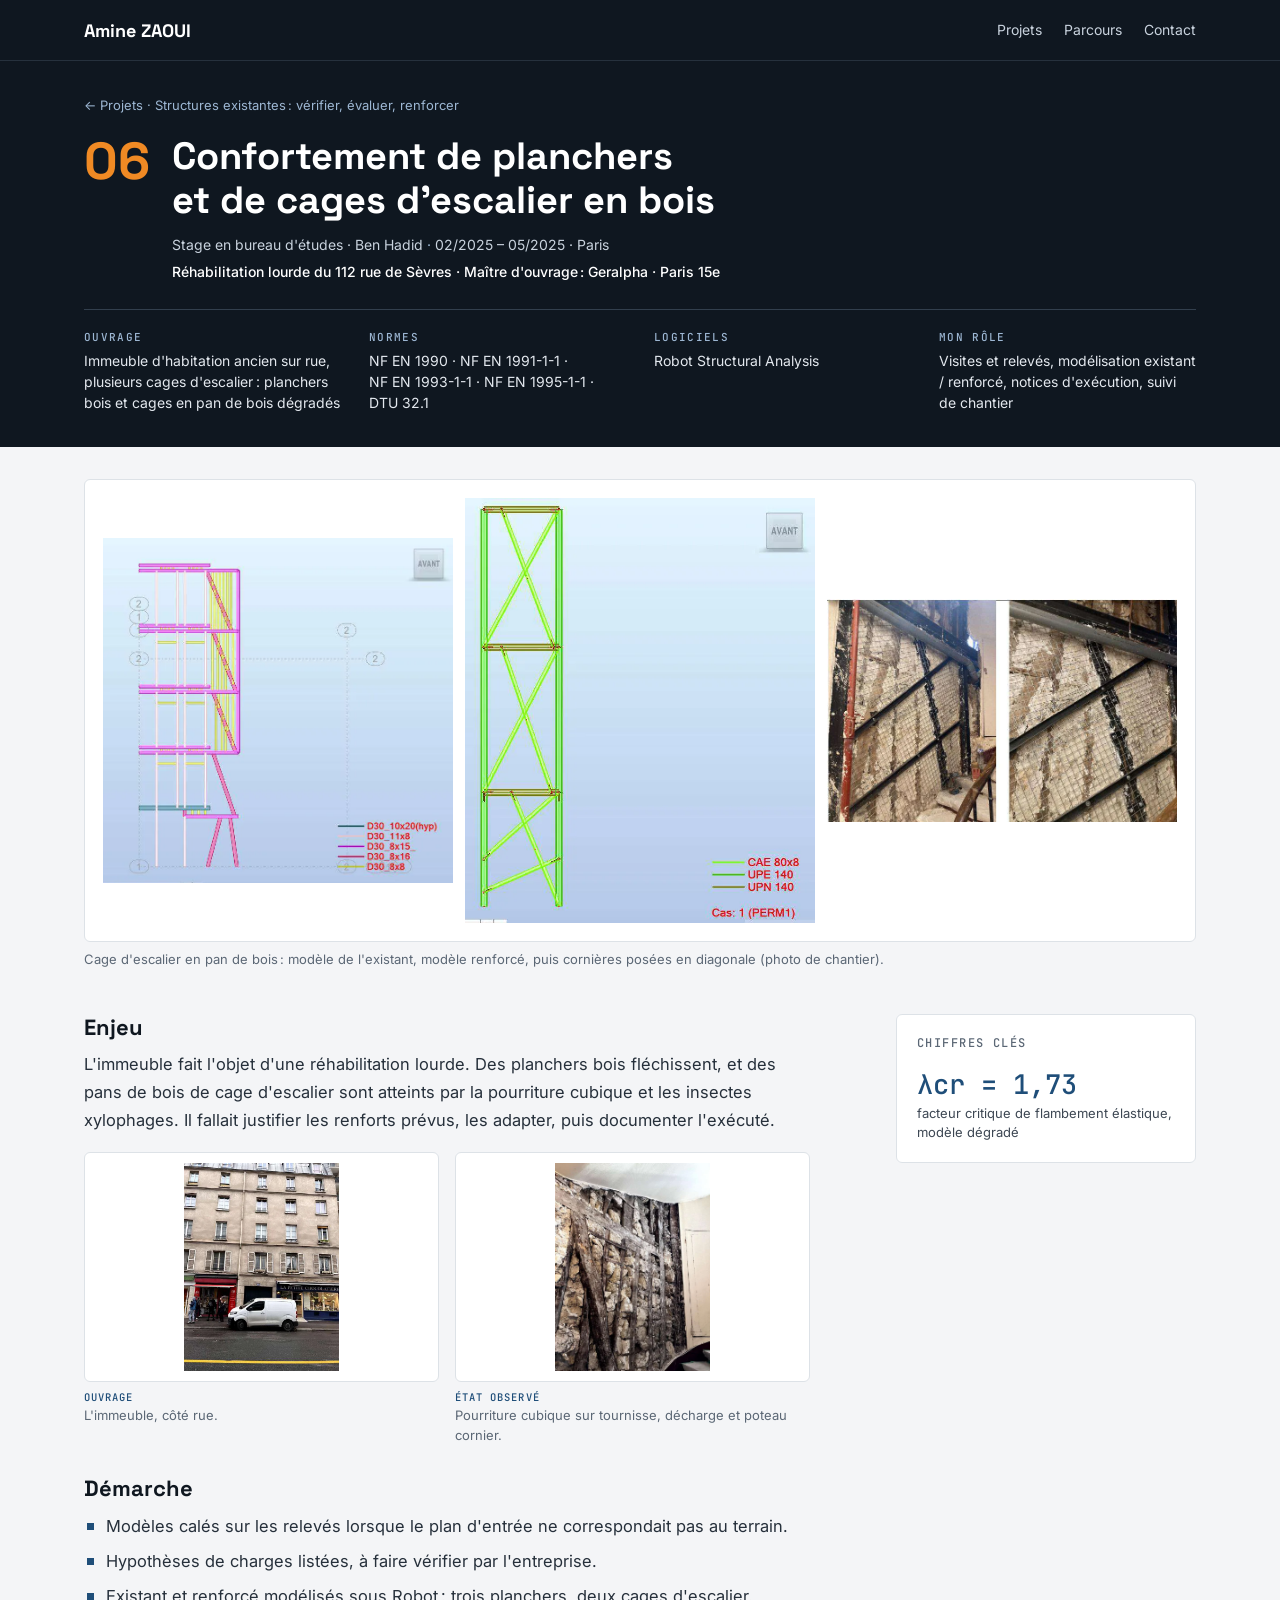
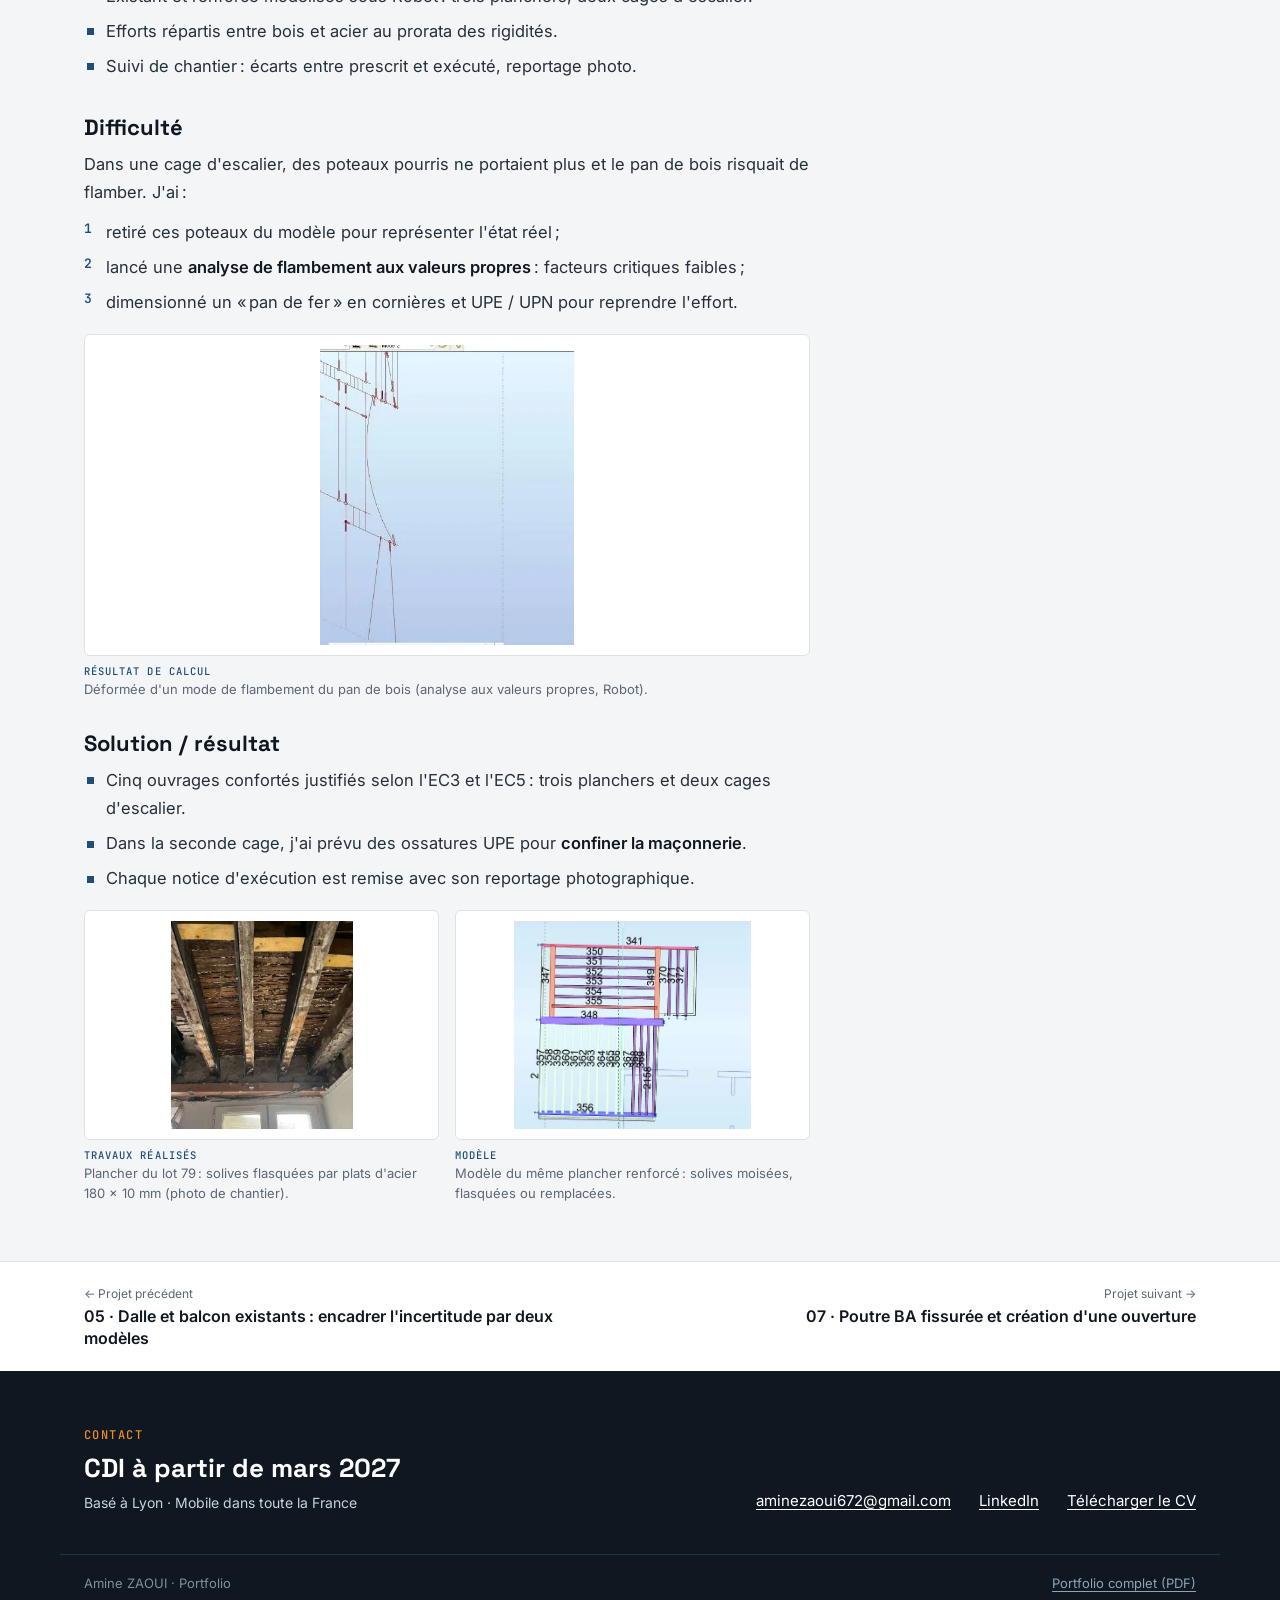
<file: projets/confortement-bois.html>
<!doctype html>
<html lang="fr">
<head>
<meta charset="utf-8">
<meta name="viewport" content="width=device-width, initial-scale=1">
<title>06 · Confortement de planchers et de cages d&#39;escalier en bois · Amine ZAOUI</title>
<meta name="description" content="Pan de bois dégradé : analyse de flambement aux valeurs propres, renforts acier et suivi de chantier.">
<link rel="canonical" href="https://zaouimedamine0-max.github.io/projets/confortement-bois.html">
<meta property="og:type" content="website">
<meta property="og:locale" content="fr_FR">
<meta property="og:site_name" content="Amine ZAOUI · Portfolio">
<meta property="og:title" content="06 · Confortement de planchers et de cages d&#39;escalier en bois · Amine ZAOUI">
<meta property="og:description" content="Pan de bois dégradé : analyse de flambement aux valeurs propres, renforts acier et suivi de chantier.">
<meta property="og:url" content="https://zaouimedamine0-max.github.io/projets/confortement-bois.html">
<meta property="og:image" content="https://zaouimedamine0-max.github.io/og/confortement-bois.jpg">
<meta property="og:image:width" content="1200">
<meta property="og:image:height" content="630">
<meta name="twitter:card" content="summary_large_image">
<link rel="icon" href="/assets/favicon.svg" type="image/svg+xml">
<link rel="preconnect" href="https://fonts.googleapis.com">
<link rel="preconnect" href="https://fonts.gstatic.com" crossorigin>
<link href="https://fonts.googleapis.com/css2?family=Inter:wght@400;500;600&family=JetBrains+Mono:wght@400;500&family=Space+Grotesk:wght@500;700&display=swap" rel="stylesheet">
<link rel="stylesheet" href="/assets/site.css">
<script src="/assets/site.js" defer></script>
</head>
<body class="page-projet">
<a class="skip" href="#contenu">Aller au contenu</a>
<header class="topbar">
  <nav class="wrap topbar-in" aria-label="Navigation principale">
    <a class="brand" href="/">Amine ZAOUI</a>
    <div class="nav-links">
      <a href="/#projets">Projets</a>
      <a href="/#parcours">Parcours</a>
      <a href="/#contact">Contact</a>
    </div>
  </nav>
</header>
<main id="contenu">
<section class="band">
  <div class="wrap band-in">
    <a class="crumb" href="/#projets">← Projets <span class="sep">·</span> Structures existantes : vérifier, évaluer, renforcer</a>
    <div class="band-title">
      <span class="num">06</span>
      <div>
        <h1>Confortement de planchers et de cages d&#39;escalier en bois</h1>
        <p class="cadre">Stage en bureau d&#39;études · Ben Hadid <span class="sep">·</span> 02/2025 – 05/2025 · Paris</p>
<p class="operation">Réhabilitation lourde du 112 rue de Sèvres · Maître d&#39;ouvrage : Geralpha · Paris 15e</p>      </div>
    </div>
<dl class="meta">
  <div><dt>Ouvrage</dt><dd>Immeuble d&#39;habitation ancien sur rue, plusieurs cages d&#39;escalier : planchers bois et cages en pan de bois dégradés</dd></div>
  <div><dt>Normes</dt><dd><span class="nw">NF EN 1990</span> · <span class="nw"><span class="nw">NF EN 1991-1-1</span></span> · <span class="nw"><span class="nw">NF EN 1993-1-1</span></span> · <span class="nw"><span class="nw">NF EN 1995-1-1</span></span> · <span class="nw"><span class="nw">DTU 32.1</span></span></dd></div>
<div><dt>Logiciels</dt><dd>Robot Structural Analysis</dd></div>  <div><dt>Mon rôle</dt><dd>Visites et relevés, modélisation existant / renforcé, notices d&#39;exécution, suivi de chantier</dd></div>
</dl>  </div>
</section>
<div class="wrap hero-row">
<figure class="fig hero-fig multi">
  <div class="fig-imgs">
    <a class="zoom" href="/img/06-confortement-bois/escalier-modele-existant-1440.webp" data-caption="Cage d&#39;escalier en pan de bois : modèle de l&#39;existant, modèle renforcé, puis cornières posées en diagonale (photo de chantier)."><img src="/img/06-confortement-bois/escalier-modele-existant-720.webp" srcset="/img/06-confortement-bois/escalier-modele-existant-720.webp 720w, /img/06-confortement-bois/escalier-modele-existant-1440.webp 795w" sizes="(max-width: 1200px) 100vw, 1150px" width="795" height="783" alt="Cage d&#39;escalier en pan de bois : modèle de l&#39;existant, modèle renforcé, puis cornières posées en diagonale (photo de chantier)." decoding="async"></a>
    <a class="zoom" href="/img/06-confortement-bois/escalier-modele-renforce-720.webp" data-caption="Cage d&#39;escalier en pan de bois : modèle de l&#39;existant, modèle renforcé, puis cornières posées en diagonale (photo de chantier)."><img src="/img/06-confortement-bois/escalier-modele-renforce-720.webp" srcset="/img/06-confortement-bois/escalier-modele-renforce-720.webp 652w" sizes="(max-width: 1200px) 100vw, 1150px" width="652" height="792" alt="Cage d&#39;escalier en pan de bois : modèle de l&#39;existant, modèle renforcé, puis cornières posées en diagonale (photo de chantier)." decoding="async"></a>
    <a class="zoom" href="/img/06-confortement-bois/cornieres-diagonales-posees-1440.webp" data-caption="Cage d&#39;escalier en pan de bois : modèle de l&#39;existant, modèle renforcé, puis cornières posées en diagonale (photo de chantier)."><img src="/img/06-confortement-bois/cornieres-diagonales-posees-720.webp" srcset="/img/06-confortement-bois/cornieres-diagonales-posees-720.webp 720w, /img/06-confortement-bois/cornieres-diagonales-posees-1440.webp 778w" sizes="(max-width: 1200px) 100vw, 1150px" width="778" height="497" alt="Cage d&#39;escalier en pan de bois : modèle de l&#39;existant, modèle renforcé, puis cornières posées en diagonale (photo de chantier)." decoding="async"></a>
  </div>
<figcaption>Cage d&#39;escalier en pan de bois : modèle de l&#39;existant, modèle renforcé, puis cornières posées en diagonale (photo de chantier).</figcaption></figure></div>
<div class="wrap project-body">
  <article class="prose">
    <section class="pblock">
      <h2>Enjeu</h2>
      <p>L'immeuble fait l'objet d'une réhabilitation lourde. Des planchers bois fléchissent, et des pans de bois de cage d'escalier sont atteints par la pourriture cubique et les insectes xylophages. Il fallait justifier les renforts prévus, les adapter, puis documenter l'exécuté.</p>
    </section>
    <div class="inline-figs two">
<figure class="fig inline-fig">
  <div class="fig-imgs">
    <a class="zoom" href="/img/06-confortement-bois/facade-immeuble-720.webp" data-caption="Ouvrage · L&#39;immeuble, côté rue."><img src="/img/06-confortement-bois/facade-immeuble-720.webp" srcset="/img/06-confortement-bois/facade-immeuble-720.webp 574w" sizes="(max-width: 760px) 100vw, 380px" width="574" height="770" alt="L&#39;immeuble, côté rue." loading="lazy" decoding="async"></a>
  </div>
<figcaption><span class="nat">Ouvrage</span>L&#39;immeuble, côté rue.</figcaption></figure><figure class="fig inline-fig">
  <div class="fig-imgs">
    <a class="zoom" href="/img/06-confortement-bois/pourriture-cubique-720.webp" data-caption="État observé · Pourriture cubique sur tournisse, décharge et poteau cornier."><img src="/img/06-confortement-bois/pourriture-cubique-720.webp" srcset="/img/06-confortement-bois/pourriture-cubique-720.webp 693w" sizes="(max-width: 760px) 100vw, 380px" width="693" height="924" alt="Pourriture cubique sur tournisse, décharge et poteau cornier." loading="lazy" decoding="async"></a>
  </div>
<figcaption><span class="nat">État observé</span>Pourriture cubique sur tournisse, décharge et poteau cornier.</figcaption></figure>    </div>
    <section class="pblock">
      <h2>Démarche</h2>
      <ul>
<li>Modèles calés sur les relevés lorsque le plan d'entrée ne correspondait pas au terrain.</li>
<li>Hypothèses de charges listées, à faire vérifier par l'entreprise.</li>
<li>Existant et renforcé modélisés sous Robot : trois planchers, deux cages d'escalier.</li>
<li>Efforts répartis entre bois et acier au prorata des rigidités.</li>
<li>Suivi de chantier : écarts entre prescrit et exécuté, reportage photo.</li>
</ul>
    </section>
    <section class="pblock">
      <h2>Difficulté</h2>
      <p>Dans une cage d'escalier, des poteaux pourris ne portaient plus et le pan de bois risquait de flamber. J'ai :</p>
<ol>
<li>retiré ces poteaux du modèle pour représenter l'état réel ;</li>
<li>lancé une <strong>analyse de flambement aux valeurs propres</strong> : facteurs critiques faibles ;</li>
<li>dimensionné un « pan de fer » en cornières et UPE / UPN pour reprendre l'effort.</li>
</ol>
    </section>
    <div class="inline-figs">
<figure class="fig inline-fig">
  <div class="fig-imgs">
    <a class="zoom" href="/img/06-confortement-bois/mode-flambement-720.webp" data-caption="Résultat de calcul · Déformée d&#39;un mode de flambement du pan de bois (analyse aux valeurs propres, Robot)."><img src="/img/06-confortement-bois/mode-flambement-720.webp" srcset="/img/06-confortement-bois/mode-flambement-720.webp 425w" sizes="(max-width: 760px) 100vw, 380px" width="425" height="502" alt="Déformée d&#39;un mode de flambement du pan de bois (analyse aux valeurs propres, Robot)." loading="lazy" decoding="async"></a>
  </div>
<figcaption><span class="nat">Résultat de calcul</span>Déformée d&#39;un mode de flambement du pan de bois (analyse aux valeurs propres, Robot).</figcaption></figure>    </div>
    <section class="pblock">
      <h2>Solution / résultat</h2>
      <ul>
<li>Cinq ouvrages confortés justifiés selon l'EC3 et l'EC5 : trois planchers et deux cages d'escalier.</li>
<li>Dans la seconde cage, j'ai prévu des ossatures UPE pour <strong>confiner la maçonnerie</strong>.</li>
<li>Chaque notice d'exécution est remise avec son reportage photographique.</li>
</ul>
    </section>
    <div class="inline-figs two">
<figure class="fig inline-fig">
  <div class="fig-imgs">
    <a class="zoom" href="/img/06-confortement-bois/solives-flasquees-720.webp" data-caption="Travaux réalisés · Plancher du lot 79 : solives flasquées par plats d&#39;acier 180 × 10 mm (photo de chantier)."><img src="/img/06-confortement-bois/solives-flasquees-720.webp" srcset="/img/06-confortement-bois/solives-flasquees-720.webp 525w" sizes="(max-width: 760px) 100vw, 380px" width="525" height="600" alt="Plancher du lot 79 : solives flasquées par plats d&#39;acier 180 × 10 mm (photo de chantier)." loading="lazy" decoding="async"></a>
  </div>
<figcaption><span class="nat">Travaux réalisés</span>Plancher du lot 79 : solives flasquées par plats d&#39;acier 180 × 10 mm (photo de chantier).</figcaption></figure><figure class="fig inline-fig">
  <div class="fig-imgs">
    <a class="zoom" href="/img/06-confortement-bois/plancher-modele-renforce-720.webp" data-caption="Modèle · Modèle du même plancher renforcé : solives moisées, flasquées ou remplacées."><img src="/img/06-confortement-bois/plancher-modele-renforce-720.webp" srcset="/img/06-confortement-bois/plancher-modele-renforce-720.webp 541w" sizes="(max-width: 760px) 100vw, 380px" width="541" height="473" alt="Modèle du même plancher renforcé : solives moisées, flasquées ou remplacées." loading="lazy" decoding="async"></a>
  </div>
<figcaption><span class="nat">Modèle</span>Modèle du même plancher renforcé : solives moisées, flasquées ou remplacées.</figcaption></figure>    </div>
  </article>
  <aside class="pside">
    <div class="side-card">
      <p class="kicker">Chiffres clés</p>
<div class="kf"><span class="kf-v">λcr = 1,73</span><span class="kf-l">facteur critique de flambement élastique, modèle dégradé</span></div>    </div>
  </aside>
</div>
<nav class="pnav" aria-label="Projets voisins">
  <div class="wrap pnav-in">
<a class="pnav-prev" href="/projets/dalle-balcon-deux-modeles.html"><span>← Projet précédent</span><b>05 · Dalle et balcon existants : encadrer l&#39;incertitude par deux modèles</b></a>
<a class="pnav-next" href="/projets/poutre-ba-ouverture.html"><span>Projet suivant →</span><b>07 · Poutre BA fissurée et création d&#39;une ouverture</b></a>
  </div>
</nav>
</main>
<footer class="footer" id="contact">
  <div class="wrap footer-in">
    <div class="footer-lead">
      <p class="kicker">Contact</p>
      <p class="footer-title">CDI à partir de mars 2027</p>
      <p class="footer-sub">Basé à Lyon · Mobile dans toute la France</p>
    </div>
    <ul class="footer-links">
      <li><a href="mailto:aminezaoui672@gmail.com">aminezaoui672@gmail.com</a></li>
      <li><a href="https://www.linkedin.com/in/amine-zaoui/" rel="me noopener" target="_blank">LinkedIn</a></li>
      <li><a href="/Amine_ZAOUI_CV.pdf" download>Télécharger le CV</a></li>
    </ul>
  </div>
  <div class="wrap footer-base">
    <span>Amine ZAOUI · Portfolio</span>
    <a href="/Amine_ZAOUI_Portfolio_Nucleaire.pdf">Portfolio complet (PDF)</a>
  </div>
</footer>
<dialog class="lightbox" id="lightbox" aria-label="Image agrandie">
  <form method="dialog"><button class="lb-close" aria-label="Fermer">×</button></form>
  <img alt="">
  <p class="lb-cap"></p>
</dialog>
</body>
</html>
</file>
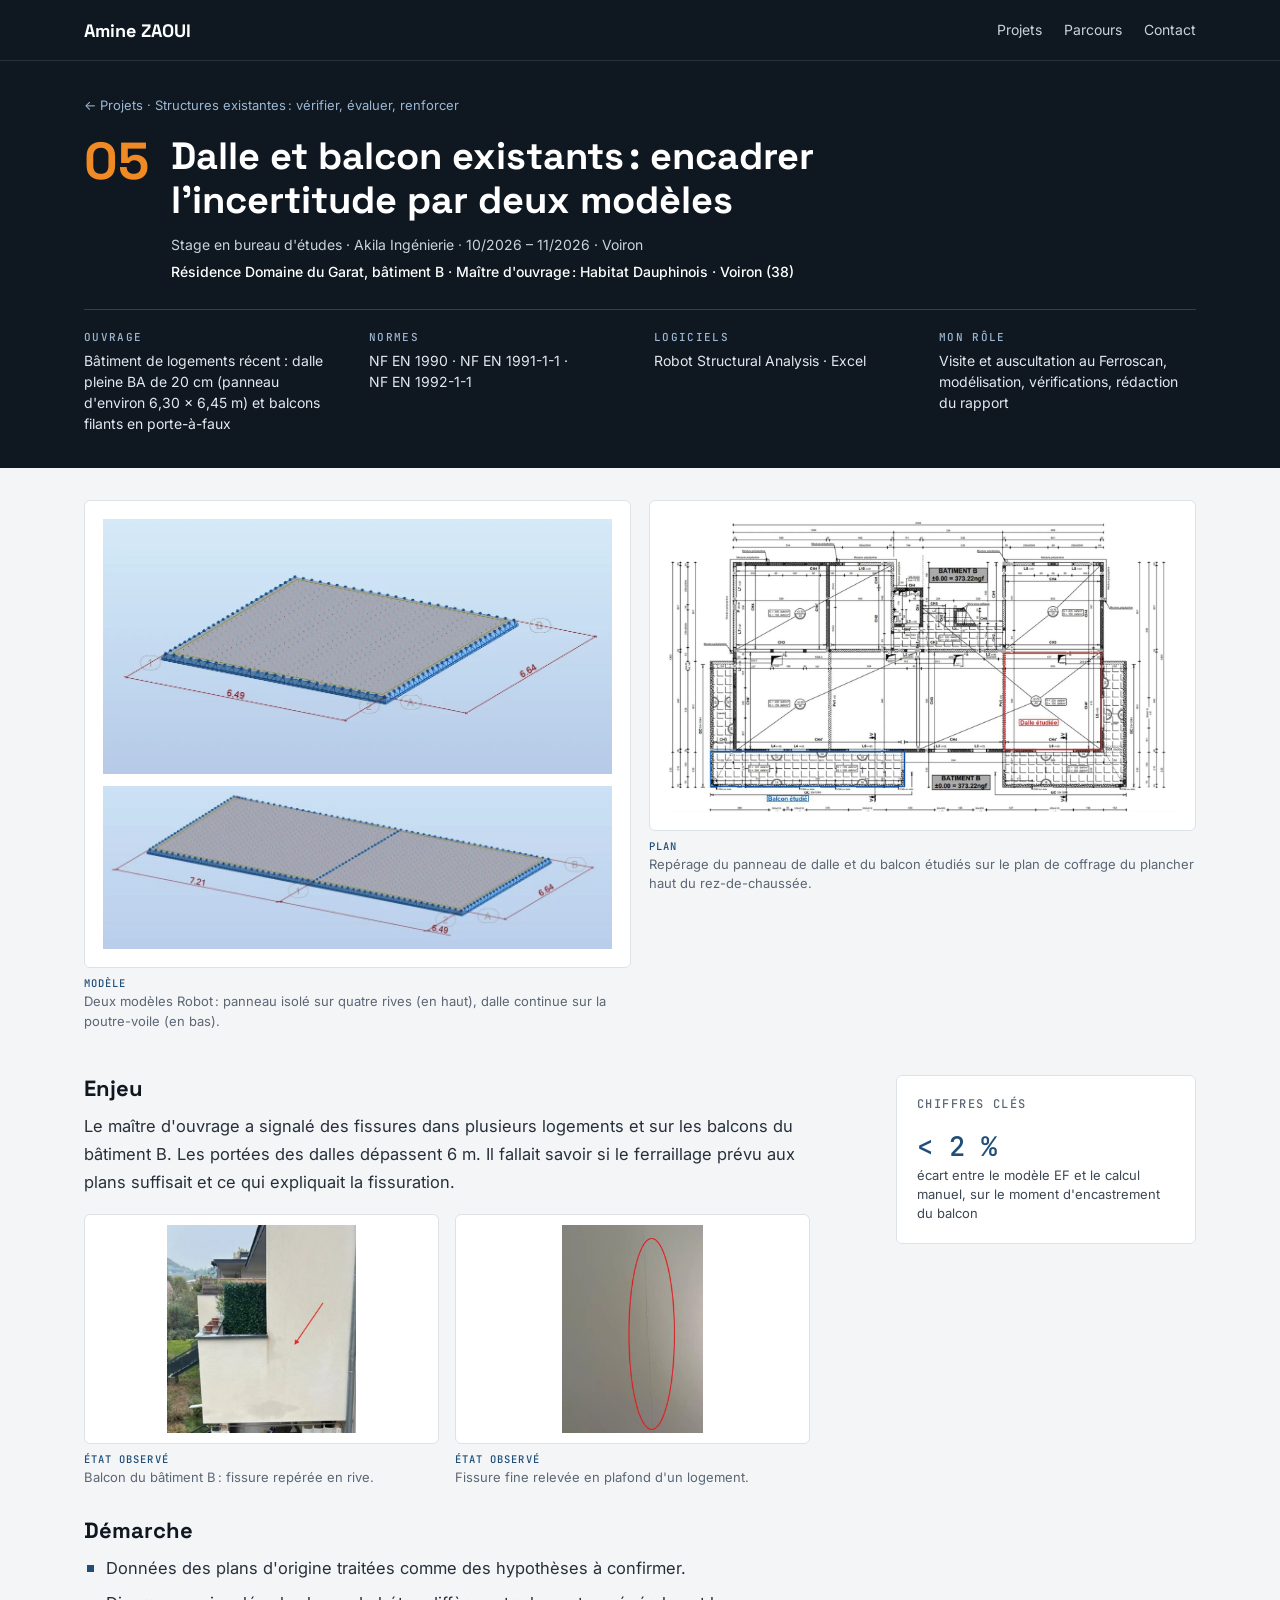
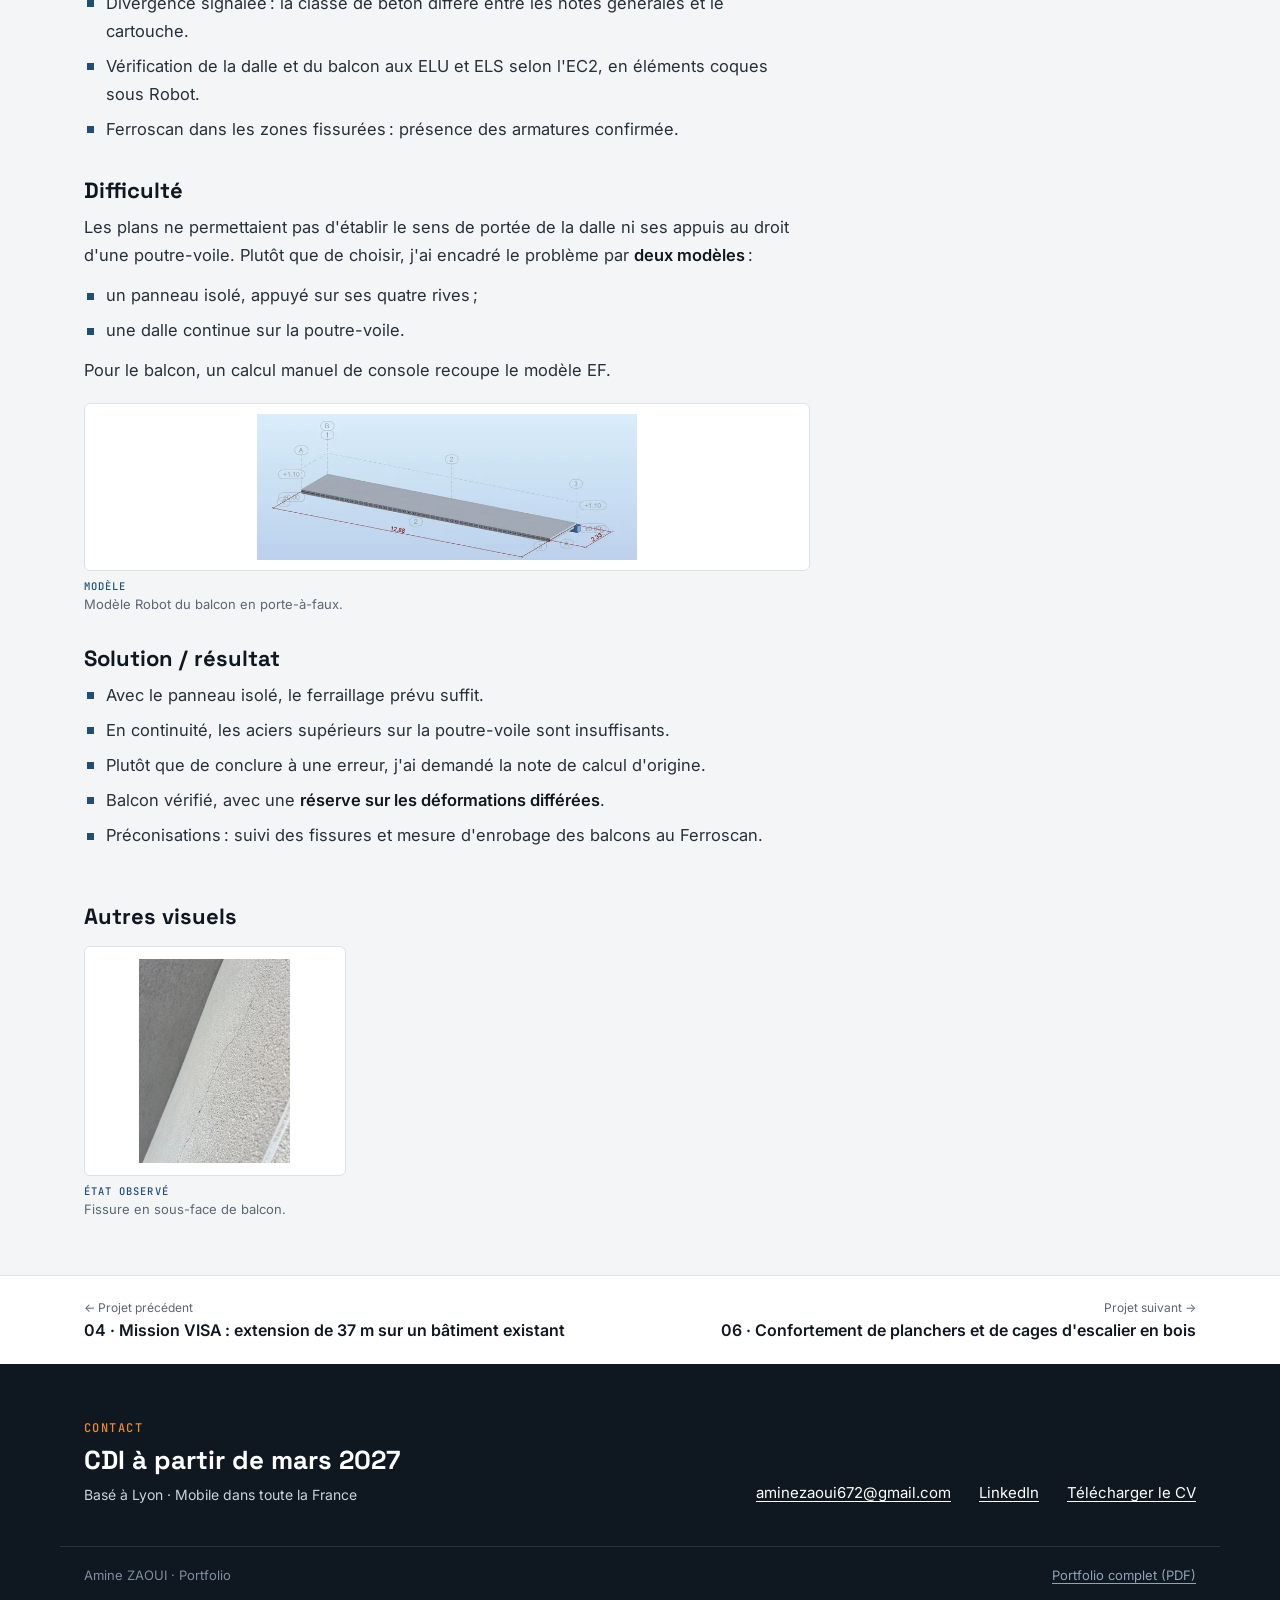
<file: projets/dalle-balcon-deux-modeles.html>
<!doctype html>
<html lang="fr">
<head>
<meta charset="utf-8">
<meta name="viewport" content="width=device-width, initial-scale=1">
<title>05 · Dalle et balcon existants : encadrer l&#39;incertitude par deux modèles · Amine ZAOUI</title>
<meta name="description" content="Sens de portée inconnu : deux modèles pour encadrer le comportement réel, un calcul manuel pour les recouper.">
<link rel="canonical" href="https://zaouimedamine0-max.github.io/projets/dalle-balcon-deux-modeles.html">
<meta property="og:type" content="website">
<meta property="og:locale" content="fr_FR">
<meta property="og:site_name" content="Amine ZAOUI · Portfolio">
<meta property="og:title" content="05 · Dalle et balcon existants : encadrer l&#39;incertitude par deux modèles · Amine ZAOUI">
<meta property="og:description" content="Sens de portée inconnu : deux modèles pour encadrer le comportement réel, un calcul manuel pour les recouper.">
<meta property="og:url" content="https://zaouimedamine0-max.github.io/projets/dalle-balcon-deux-modeles.html">
<meta property="og:image" content="https://zaouimedamine0-max.github.io/og/dalle-balcon-deux-modeles.jpg">
<meta property="og:image:width" content="1200">
<meta property="og:image:height" content="630">
<meta name="twitter:card" content="summary_large_image">
<link rel="icon" href="/assets/favicon.svg" type="image/svg+xml">
<link rel="preconnect" href="https://fonts.googleapis.com">
<link rel="preconnect" href="https://fonts.gstatic.com" crossorigin>
<link href="https://fonts.googleapis.com/css2?family=Inter:wght@400;500;600&family=JetBrains+Mono:wght@400;500&family=Space+Grotesk:wght@500;700&display=swap" rel="stylesheet">
<link rel="stylesheet" href="/assets/site.css">
<script src="/assets/site.js" defer></script>
</head>
<body class="page-projet">
<a class="skip" href="#contenu">Aller au contenu</a>
<header class="topbar">
  <nav class="wrap topbar-in" aria-label="Navigation principale">
    <a class="brand" href="/">Amine ZAOUI</a>
    <div class="nav-links">
      <a href="/#projets">Projets</a>
      <a href="/#parcours">Parcours</a>
      <a href="/#contact">Contact</a>
    </div>
  </nav>
</header>
<main id="contenu">
<section class="band">
  <div class="wrap band-in">
    <a class="crumb" href="/#projets">← Projets <span class="sep">·</span> Structures existantes : vérifier, évaluer, renforcer</a>
    <div class="band-title">
      <span class="num">05</span>
      <div>
        <h1>Dalle et balcon existants : encadrer l&#39;incertitude par deux modèles</h1>
        <p class="cadre">Stage en bureau d&#39;études · Akila Ingénierie <span class="sep">·</span> 10/2026 – 11/2026 · Voiron</p>
<p class="operation">Résidence Domaine du Garat, bâtiment B · Maître d&#39;ouvrage : Habitat Dauphinois · Voiron (38)</p>      </div>
    </div>
<dl class="meta">
  <div><dt>Ouvrage</dt><dd>Bâtiment de logements récent : dalle pleine BA de 20 cm (panneau d&#39;environ 6,30 × 6,45 m) et balcons filants en porte-à-faux</dd></div>
  <div><dt>Normes</dt><dd><span class="nw">NF EN 1990</span> · <span class="nw"><span class="nw">NF EN 1991-1-1</span></span> · <span class="nw"><span class="nw">NF EN 1992-1-1</span></span></dd></div>
<div><dt>Logiciels</dt><dd>Robot Structural Analysis · Excel</dd></div>  <div><dt>Mon rôle</dt><dd>Visite et auscultation au Ferroscan, modélisation, vérifications, rédaction du rapport</dd></div>
</dl>  </div>
</section>
<div class="wrap hero-row hero-multi">
<figure class="fig hero-fig multi column">
  <div class="fig-imgs">
    <a class="zoom" href="/img/05-dalle-balcon-deux-modeles/modele-h1-panneau-isole-1440.webp" data-caption="Modèle · Deux modèles Robot : panneau isolé sur quatre rives (en haut), dalle continue sur la poutre-voile (en bas)."><img src="/img/05-dalle-balcon-deux-modeles/modele-h1-panneau-isole-720.webp" srcset="/img/05-dalle-balcon-deux-modeles/modele-h1-panneau-isole-720.webp 720w, /img/05-dalle-balcon-deux-modeles/modele-h1-panneau-isole-1440.webp 1080w" sizes="(max-width: 1200px) 100vw, 1150px" width="1080" height="541" alt="Deux modèles Robot : panneau isolé sur quatre rives (en haut), dalle continue sur la poutre-voile (en bas)." decoding="async"></a>
    <a class="zoom" href="/img/05-dalle-balcon-deux-modeles/modele-h2-continuite-1440.webp" data-caption="Modèle · Deux modèles Robot : panneau isolé sur quatre rives (en haut), dalle continue sur la poutre-voile (en bas)."><img src="/img/05-dalle-balcon-deux-modeles/modele-h2-continuite-720.webp" srcset="/img/05-dalle-balcon-deux-modeles/modele-h2-continuite-720.webp 720w, /img/05-dalle-balcon-deux-modeles/modele-h2-continuite-1440.webp 1060w" sizes="(max-width: 1200px) 100vw, 1150px" width="1060" height="340" alt="Deux modèles Robot : panneau isolé sur quatre rives (en haut), dalle continue sur la poutre-voile (en bas)." decoding="async"></a>
  </div>
<figcaption><span class="nat">Modèle</span>Deux modèles Robot : panneau isolé sur quatre rives (en haut), dalle continue sur la poutre-voile (en bas).</figcaption></figure><figure class="fig hero-fig">
  <div class="fig-imgs">
    <a class="zoom" href="/img/05-dalle-balcon-deux-modeles/plan-reperage-ph-rdc-1440.webp" data-caption="Plan · Repérage du panneau de dalle et du balcon étudiés sur le plan de coffrage du plancher haut du rez-de-chaussée."><img src="/img/05-dalle-balcon-deux-modeles/plan-reperage-ph-rdc-720.webp" srcset="/img/05-dalle-balcon-deux-modeles/plan-reperage-ph-rdc-720.webp 720w, /img/05-dalle-balcon-deux-modeles/plan-reperage-ph-rdc-1440.webp 1440w" sizes="(max-width: 1200px) 100vw, 1150px" width="1454" height="836" alt="Repérage du panneau de dalle et du balcon étudiés sur le plan de coffrage du plancher haut du rez-de-chaussée." decoding="async"></a>
  </div>
<figcaption><span class="nat">Plan</span>Repérage du panneau de dalle et du balcon étudiés sur le plan de coffrage du plancher haut du rez-de-chaussée.</figcaption></figure></div>
<div class="wrap project-body">
  <article class="prose">
    <section class="pblock">
      <h2>Enjeu</h2>
      <p>Le maître d'ouvrage a signalé des fissures dans plusieurs logements et sur les balcons du bâtiment B. Les portées des dalles dépassent 6 m. Il fallait savoir si le ferraillage prévu aux plans suffisait et ce qui expliquait la fissuration.</p>
    </section>
    <div class="inline-figs two">
<figure class="fig inline-fig">
  <div class="fig-imgs">
    <a class="zoom" href="/img/05-dalle-balcon-deux-modeles/facade-balcon-720.webp" data-caption="État observé · Balcon du bâtiment B : fissure repérée en rive."><img src="/img/05-dalle-balcon-deux-modeles/facade-balcon-720.webp" srcset="/img/05-dalle-balcon-deux-modeles/facade-balcon-720.webp 511w" sizes="(max-width: 760px) 100vw, 380px" width="511" height="561" alt="Balcon du bâtiment B : fissure repérée en rive." loading="lazy" decoding="async"></a>
  </div>
<figcaption><span class="nat">État observé</span>Balcon du bâtiment B : fissure repérée en rive.</figcaption></figure><figure class="fig inline-fig">
  <div class="fig-imgs">
    <a class="zoom" href="/img/05-dalle-balcon-deux-modeles/fissure-plafond-720.webp" data-caption="État observé · Fissure fine relevée en plafond d&#39;un logement."><img src="/img/05-dalle-balcon-deux-modeles/fissure-plafond-720.webp" srcset="/img/05-dalle-balcon-deux-modeles/fissure-plafond-720.webp 462w" sizes="(max-width: 760px) 100vw, 380px" width="462" height="677" alt="Fissure fine relevée en plafond d&#39;un logement." loading="lazy" decoding="async"></a>
  </div>
<figcaption><span class="nat">État observé</span>Fissure fine relevée en plafond d&#39;un logement.</figcaption></figure>    </div>
    <section class="pblock">
      <h2>Démarche</h2>
      <ul>
<li>Données des plans d'origine traitées comme des hypothèses à confirmer.</li>
<li>Divergence signalée : la classe de béton diffère entre les notes générales et le cartouche.</li>
<li>Vérification de la dalle et du balcon aux ELU et ELS selon l'EC2, en éléments coques sous Robot.</li>
<li>Ferroscan dans les zones fissurées : présence des armatures confirmée.</li>
</ul>
    </section>
    <section class="pblock">
      <h2>Difficulté</h2>
      <p>Les plans ne permettaient pas d'établir le sens de portée de la dalle ni ses appuis au droit d'une poutre-voile. Plutôt que de choisir, j'ai encadré le problème par <strong>deux modèles</strong> :</p>
<ul>
<li>un panneau isolé, appuyé sur ses quatre rives ;</li>
<li>une dalle continue sur la poutre-voile.</li>
</ul>
<p>Pour le balcon, un calcul manuel de console recoupe le modèle EF.</p>
    </section>
    <div class="inline-figs">
<figure class="fig inline-fig">
  <div class="fig-imgs">
    <a class="zoom" href="/img/05-dalle-balcon-deux-modeles/modele-balcon-1440.webp" data-caption="Modèle · Modèle Robot du balcon en porte-à-faux."><img src="/img/05-dalle-balcon-deux-modeles/modele-balcon-720.webp" srcset="/img/05-dalle-balcon-deux-modeles/modele-balcon-720.webp 720w, /img/05-dalle-balcon-deux-modeles/modele-balcon-1440.webp 1256w" sizes="(max-width: 760px) 100vw, 380px" width="1256" height="485" alt="Modèle Robot du balcon en porte-à-faux." loading="lazy" decoding="async"></a>
  </div>
<figcaption><span class="nat">Modèle</span>Modèle Robot du balcon en porte-à-faux.</figcaption></figure>    </div>
    <section class="pblock">
      <h2>Solution / résultat</h2>
      <ul>
<li>Avec le panneau isolé, le ferraillage prévu suffit.</li>
<li>En continuité, les aciers supérieurs sur la poutre-voile sont insuffisants.</li>
<li>Plutôt que de conclure à une erreur, j'ai demandé la note de calcul d'origine.</li>
<li>Balcon vérifié, avec une <strong>réserve sur les déformations différées</strong>.</li>
<li>Préconisations : suivi des fissures et mesure d'enrobage des balcons au Ferroscan.</li>
</ul>
    </section>
  </article>
  <aside class="pside">
    <div class="side-card">
      <p class="kicker">Chiffres clés</p>
<div class="kf"><span class="kf-v">&lt; 2 %</span><span class="kf-l">écart entre le modèle EF et le calcul manuel, sur le moment d&#39;encastrement du balcon</span></div>    </div>
  </aside>
</div>
<section class="wrap gallery-sec" aria-label="Galerie">
  <h2 class="gal-title">Autres visuels</h2>
  <div class="gallery">
<figure class="fig ">
  <div class="fig-imgs">
    <a class="zoom" href="/img/05-dalle-balcon-deux-modeles/fissure-balcon-720.webp" data-caption="État observé · Fissure en sous-face de balcon."><img src="/img/05-dalle-balcon-deux-modeles/fissure-balcon-720.webp" srcset="/img/05-dalle-balcon-deux-modeles/fissure-balcon-720.webp 505w" sizes="(max-width: 760px) 100vw, 380px" width="505" height="682" alt="Fissure en sous-face de balcon." loading="lazy" decoding="async"></a>
  </div>
<figcaption><span class="nat">État observé</span>Fissure en sous-face de balcon.</figcaption></figure>  </div>
</section>
<nav class="pnav" aria-label="Projets voisins">
  <div class="wrap pnav-in">
<a class="pnav-prev" href="/projets/visa-extension.html"><span>← Projet précédent</span><b>04 · Mission VISA : extension de 37 m sur un bâtiment existant</b></a>
<a class="pnav-next" href="/projets/confortement-bois.html"><span>Projet suivant →</span><b>06 · Confortement de planchers et de cages d&#39;escalier en bois</b></a>
  </div>
</nav>
</main>
<footer class="footer" id="contact">
  <div class="wrap footer-in">
    <div class="footer-lead">
      <p class="kicker">Contact</p>
      <p class="footer-title">CDI à partir de mars 2027</p>
      <p class="footer-sub">Basé à Lyon · Mobile dans toute la France</p>
    </div>
    <ul class="footer-links">
      <li><a href="mailto:aminezaoui672@gmail.com">aminezaoui672@gmail.com</a></li>
      <li><a href="https://www.linkedin.com/in/amine-zaoui/" rel="me noopener" target="_blank">LinkedIn</a></li>
      <li><a href="/Amine_ZAOUI_CV.pdf" download>Télécharger le CV</a></li>
    </ul>
  </div>
  <div class="wrap footer-base">
    <span>Amine ZAOUI · Portfolio</span>
    <a href="/Amine_ZAOUI_Portfolio_Nucleaire.pdf">Portfolio complet (PDF)</a>
  </div>
</footer>
<dialog class="lightbox" id="lightbox" aria-label="Image agrandie">
  <form method="dialog"><button class="lb-close" aria-label="Fermer">×</button></form>
  <img alt="">
  <p class="lb-cap"></p>
</dialog>
</body>
</html>
</file>
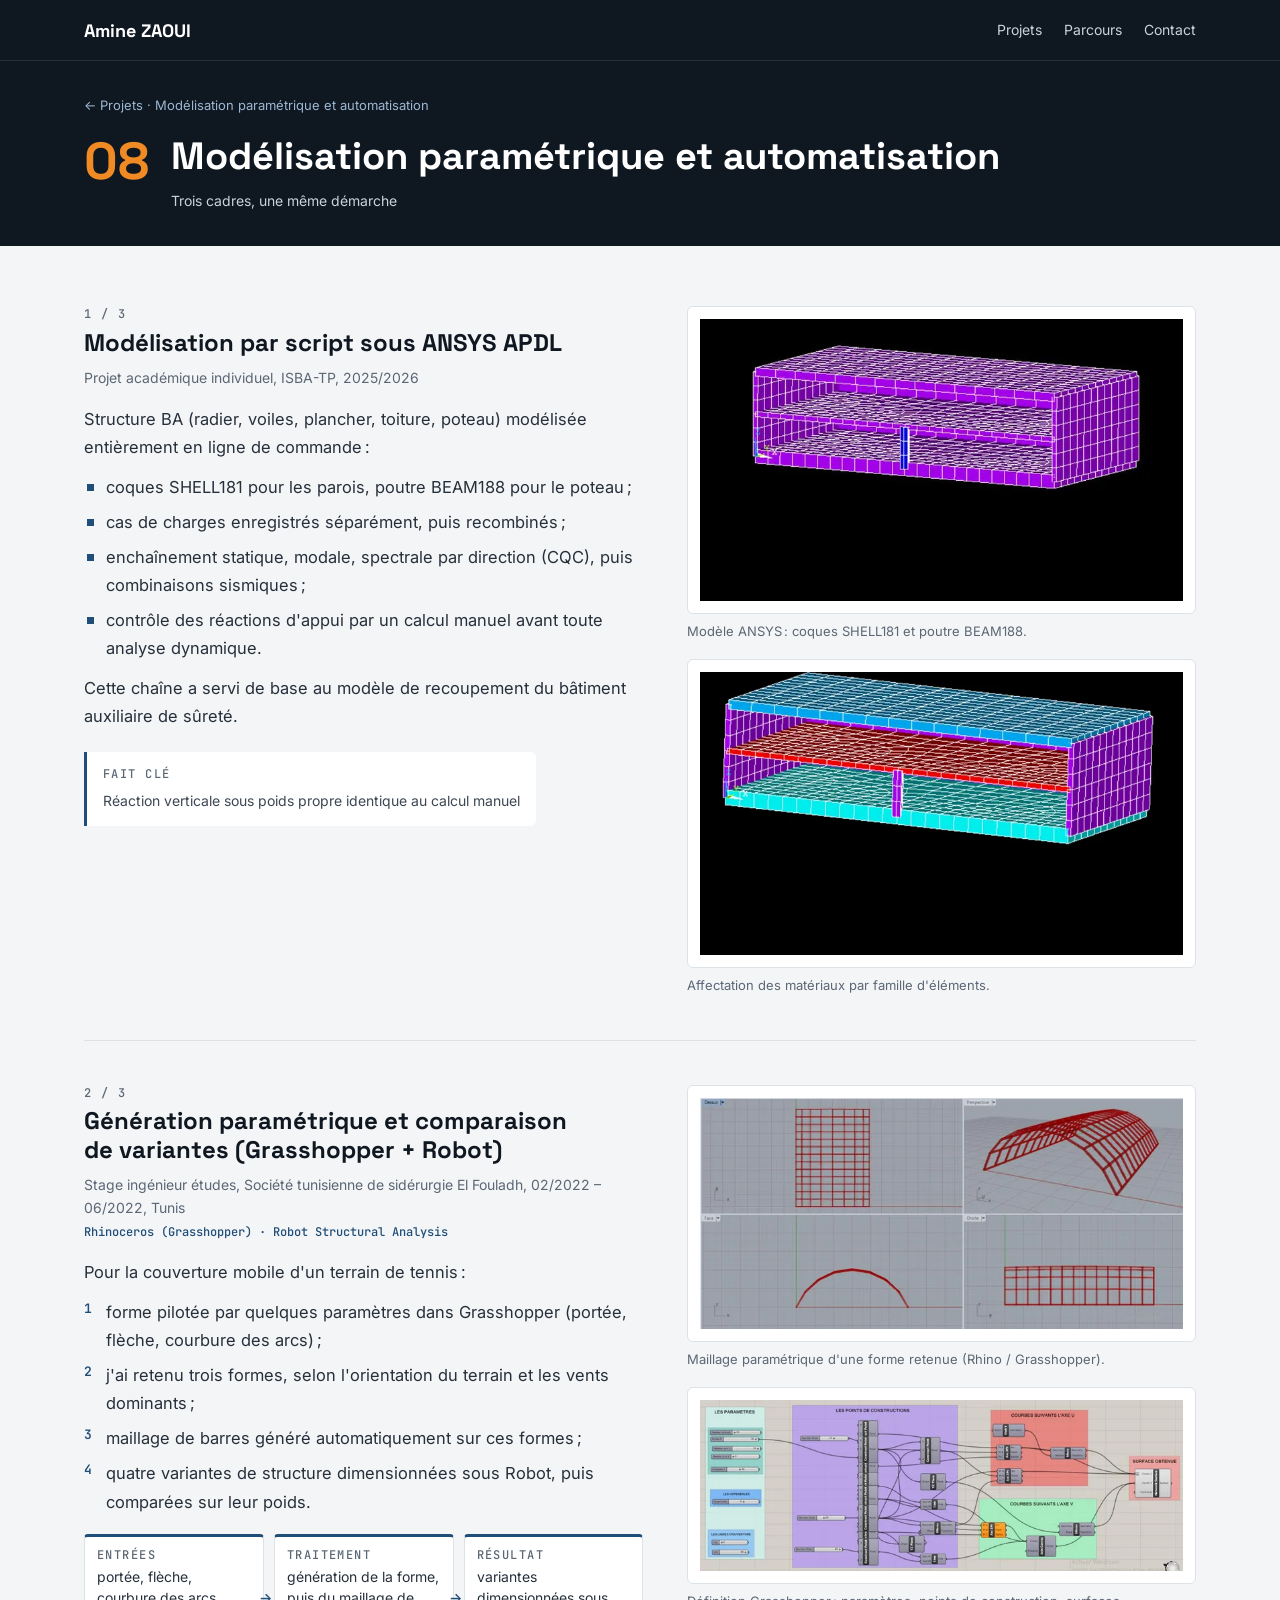
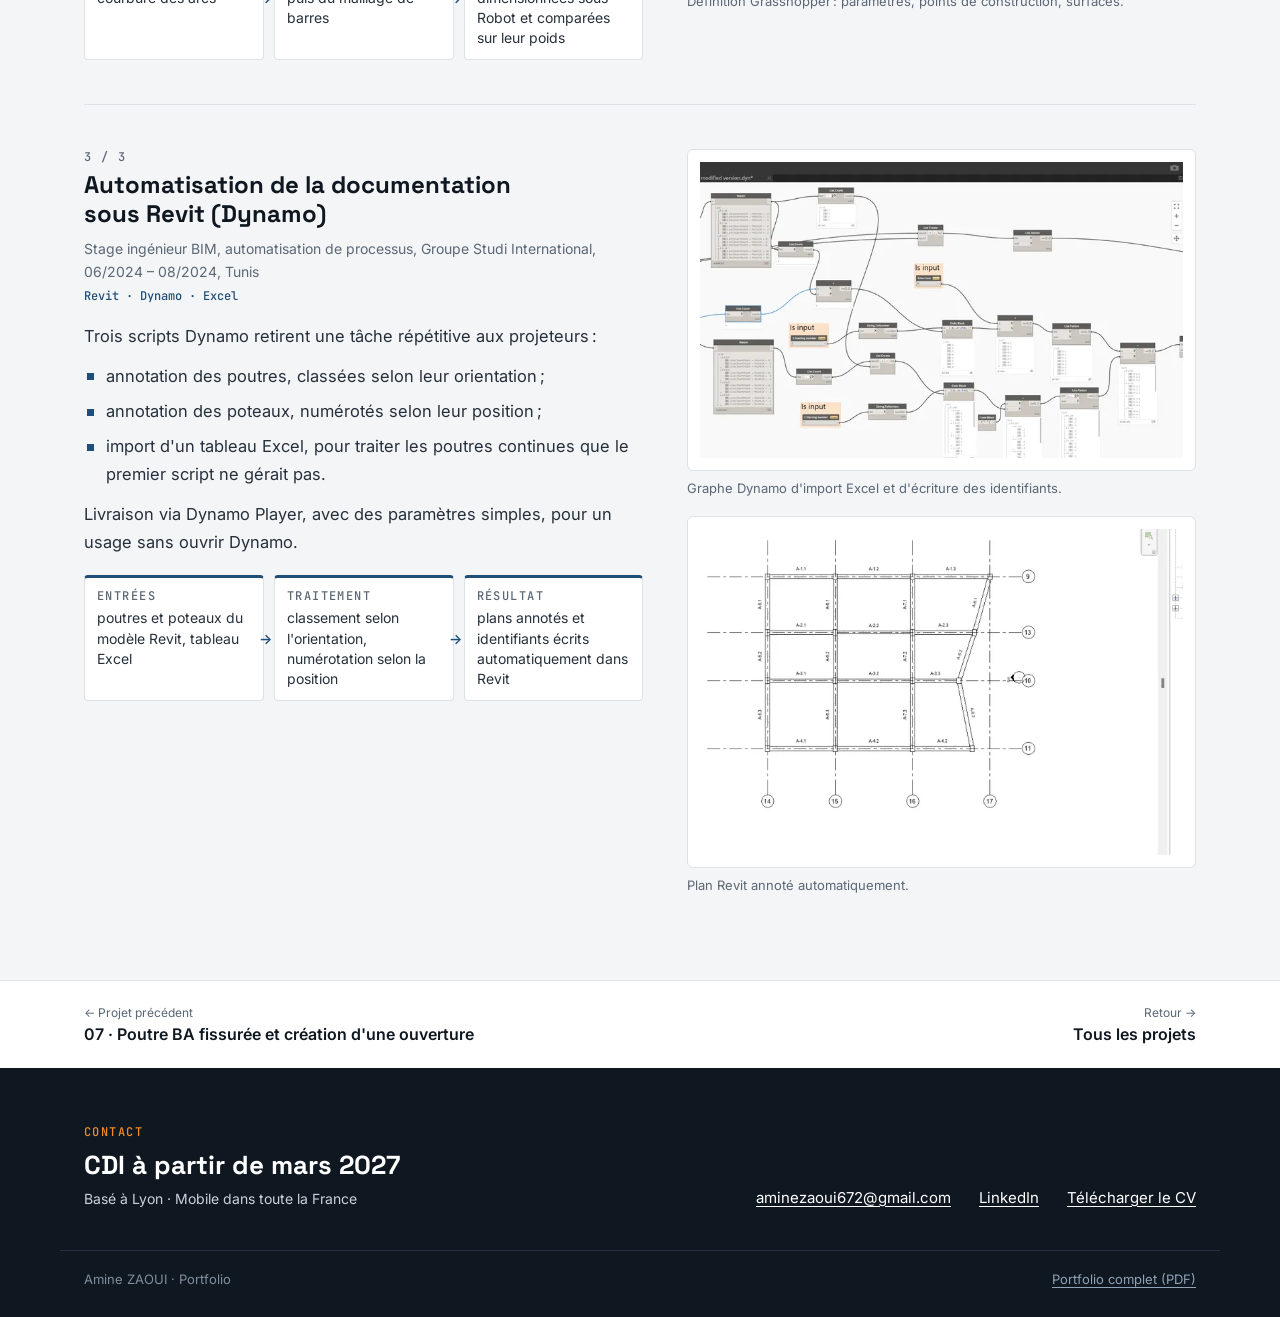
<file: projets/modelisation-parametrique.html>
<!doctype html>
<html lang="fr">
<head>
<meta charset="utf-8">
<meta name="viewport" content="width=device-width, initial-scale=1">
<title>08 · Modélisation paramétrique et automatisation · Amine ZAOUI</title>
<meta name="description" content="Script ANSYS APDL, génération paramétrique de variantes sous Grasshopper et Robot, automatisation Revit par Dynamo.">
<link rel="canonical" href="https://zaouimedamine0-max.github.io/projets/modelisation-parametrique.html">
<meta property="og:type" content="website">
<meta property="og:locale" content="fr_FR">
<meta property="og:site_name" content="Amine ZAOUI · Portfolio">
<meta property="og:title" content="08 · Modélisation paramétrique et automatisation · Amine ZAOUI">
<meta property="og:description" content="Script ANSYS APDL, génération paramétrique de variantes sous Grasshopper et Robot, automatisation Revit par Dynamo.">
<meta property="og:url" content="https://zaouimedamine0-max.github.io/projets/modelisation-parametrique.html">
<meta property="og:image" content="https://zaouimedamine0-max.github.io/og/modelisation-parametrique.jpg">
<meta property="og:image:width" content="1200">
<meta property="og:image:height" content="630">
<meta name="twitter:card" content="summary_large_image">
<link rel="icon" href="/assets/favicon.svg" type="image/svg+xml">
<link rel="preconnect" href="https://fonts.googleapis.com">
<link rel="preconnect" href="https://fonts.gstatic.com" crossorigin>
<link href="https://fonts.googleapis.com/css2?family=Inter:wght@400;500;600&family=JetBrains+Mono:wght@400;500&family=Space+Grotesk:wght@500;700&display=swap" rel="stylesheet">
<link rel="stylesheet" href="/assets/site.css">
<script src="/assets/site.js" defer></script>
</head>
<body class="page-projet">
<a class="skip" href="#contenu">Aller au contenu</a>
<header class="topbar">
  <nav class="wrap topbar-in" aria-label="Navigation principale">
    <a class="brand" href="/">Amine ZAOUI</a>
    <div class="nav-links">
      <a href="/#projets">Projets</a>
      <a href="/#parcours">Parcours</a>
      <a href="/#contact">Contact</a>
    </div>
  </nav>
</header>
<main id="contenu">
<section class="band">
  <div class="wrap band-in">
    <a class="crumb" href="/#projets">← Projets <span class="sep">·</span> Modélisation paramétrique et automatisation</a>
    <div class="band-title">
      <span class="num">08</span>
      <div>
        <h1>Modélisation paramétrique et automatisation</h1>
        <p class="cadre">Trois cadres, une même démarche</p>
      </div>
    </div>
  </div>
</section>
<div class="wrap tiers">
  <section class="tier">
    <div class="tier-text">
      <p class="kicker">1 / 3</p>
      <h2>Modélisation par script sous ANSYS APDL</h2>
      <p class="tier-meta">Projet académique individuel, ISBA-TP, 2025/2026<br><span></span></p>
      <div class="prose"><p>Structure BA (radier, voiles, plancher, toiture, poteau) modélisée entièrement en ligne de commande :</p>
<ul>
<li>coques SHELL181 pour les parois, poutre BEAM188 pour le poteau ;</li>
<li>cas de charges enregistrés séparément, puis recombinés ;</li>
<li>enchaînement statique, modale, spectrale par direction (CQC), puis combinaisons sismiques ;</li>
<li>contrôle des réactions d'appui par un calcul manuel avant toute analyse dynamique.</li>
</ul>
<p>Cette chaîne a servi de base au modèle de recoupement du bâtiment auxiliaire de sûreté.</p></div>
      <div class="tier-kf">
<div class="side-note"><p class="kicker">Fait clé</p><p>Réaction verticale sous poids propre identique au calcul manuel</p></div>      </div>
    </div>
    <div class="tier-vis">
<figure class="fig ">
  <div class="fig-imgs">
    <a class="zoom" href="/img/08-modelisation-parametrique/ansys-shell-beam-1440.webp" data-caption="Modèle ANSYS : coques SHELL181 et poutre BEAM188."><img src="/img/08-modelisation-parametrique/ansys-shell-beam-720.webp" srcset="/img/08-modelisation-parametrique/ansys-shell-beam-720.webp 720w, /img/08-modelisation-parametrique/ansys-shell-beam-1440.webp 863w" sizes="(max-width: 760px) 100vw, 380px" width="863" height="504" alt="Modèle ANSYS : coques SHELL181 et poutre BEAM188." loading="lazy" decoding="async"></a>
  </div>
<figcaption>Modèle ANSYS : coques SHELL181 et poutre BEAM188.</figcaption></figure><figure class="fig ">
  <div class="fig-imgs">
    <a class="zoom" href="/img/08-modelisation-parametrique/ansys-materiaux-1440.webp" data-caption="Affectation des matériaux par famille d&#39;éléments."><img src="/img/08-modelisation-parametrique/ansys-materiaux-720.webp" srcset="/img/08-modelisation-parametrique/ansys-materiaux-720.webp 720w, /img/08-modelisation-parametrique/ansys-materiaux-1440.webp 862w" sizes="(max-width: 760px) 100vw, 380px" width="862" height="505" alt="Affectation des matériaux par famille d&#39;éléments." loading="lazy" decoding="async"></a>
  </div>
<figcaption>Affectation des matériaux par famille d&#39;éléments.</figcaption></figure>    </div>
  </section>
  <section class="tier">
    <div class="tier-text">
      <p class="kicker">2 / 3</p>
      <h2>Génération paramétrique et comparaison de variantes (Grasshopper + Robot)</h2>
      <p class="tier-meta">Stage ingénieur études, Société tunisienne de sidérurgie El Fouladh, 02/2022 – 06/2022, Tunis<br><span>Rhinoceros (Grasshopper) · Robot Structural Analysis</span></p>
      <div class="prose"><p>Pour la couverture mobile d'un terrain de tennis :</p>
<ol>
<li>forme pilotée par quelques paramètres dans Grasshopper (portée, flèche, courbure des arcs) ;</li>
<li>j'ai retenu trois formes, selon l'orientation du terrain et les vents dominants ;</li>
<li>maillage de barres généré automatiquement sur ces formes ;</li>
<li>quatre variantes de structure dimensionnées sous Robot, puis comparées sur leur poids.</li>
</ol></div>
      <ol class="principe" aria-label="Principe de l'outil">
<li><span class="kicker">Entrées</span>portée, flèche, courbure des arcs</li><li><span class="kicker">Traitement</span>génération de la forme, puis du maillage de barres</li><li><span class="kicker">Résultat</span>variantes dimensionnées sous Robot et comparées sur leur poids</li>      </ol>
    </div>
    <div class="tier-vis">
<figure class="fig ">
  <div class="fig-imgs">
    <a class="zoom" href="/img/08-modelisation-parametrique/grasshopper-maillage-1440.webp" data-caption="Maillage paramétrique d&#39;une forme retenue (Rhino / Grasshopper)."><img src="/img/08-modelisation-parametrique/grasshopper-maillage-720.webp" srcset="/img/08-modelisation-parametrique/grasshopper-maillage-720.webp 720w, /img/08-modelisation-parametrique/grasshopper-maillage-1440.webp 1386w" sizes="(max-width: 760px) 100vw, 380px" width="1386" height="665" alt="Maillage paramétrique d&#39;une forme retenue (Rhino / Grasshopper)." loading="lazy" decoding="async"></a>
  </div>
<figcaption>Maillage paramétrique d&#39;une forme retenue (Rhino / Grasshopper).</figcaption></figure><figure class="fig ">
  <div class="fig-imgs">
    <a class="zoom" href="/img/08-modelisation-parametrique/grasshopper-definition-1440.webp" data-caption="Définition Grasshopper : paramètres, points de construction, surfaces."><img src="/img/08-modelisation-parametrique/grasshopper-definition-720.webp" srcset="/img/08-modelisation-parametrique/grasshopper-definition-720.webp 720w, /img/08-modelisation-parametrique/grasshopper-definition-1440.webp 1386w" sizes="(max-width: 760px) 100vw, 380px" width="1386" height="491" alt="Définition Grasshopper : paramètres, points de construction, surfaces." loading="lazy" decoding="async"></a>
  </div>
<figcaption>Définition Grasshopper : paramètres, points de construction, surfaces.</figcaption></figure>    </div>
  </section>
  <section class="tier">
    <div class="tier-text">
      <p class="kicker">3 / 3</p>
      <h2>Automatisation de la documentation sous Revit (Dynamo)</h2>
      <p class="tier-meta">Stage ingénieur BIM, automatisation de processus, Groupe Studi International, 06/2024 – 08/2024, Tunis<br><span>Revit · Dynamo · Excel</span></p>
      <div class="prose"><p>Trois scripts Dynamo retirent une tâche répétitive aux projeteurs :</p>
<ul>
<li>annotation des poutres, classées selon leur orientation ;</li>
<li>annotation des poteaux, numérotés selon leur position ;</li>
<li>import d'un tableau Excel, pour traiter les poutres continues que le premier script ne gérait pas.</li>
</ul>
<p>Livraison via Dynamo Player, avec des paramètres simples, pour un usage sans ouvrir Dynamo.</p></div>
      <ol class="principe" aria-label="Principe de l'outil">
<li><span class="kicker">Entrées</span>poutres et poteaux du modèle Revit, tableau Excel</li><li><span class="kicker">Traitement</span>classement selon l&#39;orientation, numérotation selon la position</li><li><span class="kicker">Résultat</span>plans annotés et identifiants écrits automatiquement dans Revit</li>      </ol>
    </div>
    <div class="tier-vis">
<figure class="fig ">
  <div class="fig-imgs">
    <a class="zoom" href="/img/08-modelisation-parametrique/dynamo-graphe-1440.webp" data-caption="Graphe Dynamo d&#39;import Excel et d&#39;écriture des identifiants."><img src="/img/08-modelisation-parametrique/dynamo-graphe-720.webp" srcset="/img/08-modelisation-parametrique/dynamo-graphe-720.webp 720w, /img/08-modelisation-parametrique/dynamo-graphe-1440.webp 1165w" sizes="(max-width: 760px) 100vw, 380px" width="1165" height="715" alt="Graphe Dynamo d&#39;import Excel et d&#39;écriture des identifiants." loading="lazy" decoding="async"></a>
  </div>
<figcaption>Graphe Dynamo d&#39;import Excel et d&#39;écriture des identifiants.</figcaption></figure><figure class="fig ">
  <div class="fig-imgs">
    <a class="zoom" href="/img/08-modelisation-parametrique/revit-plan-annote-720.webp" data-caption="Plan Revit annoté automatiquement."><img src="/img/08-modelisation-parametrique/revit-plan-annote-720.webp" srcset="/img/08-modelisation-parametrique/revit-plan-annote-720.webp 680w" sizes="(max-width: 760px) 100vw, 380px" width="680" height="459" alt="Plan Revit annoté automatiquement." loading="lazy" decoding="async"></a>
  </div>
<figcaption>Plan Revit annoté automatiquement.</figcaption></figure>    </div>
  </section>
</div>
<nav class="pnav" aria-label="Projets voisins">
  <div class="wrap pnav-in">
<a class="pnav-prev" href="/projets/poutre-ba-ouverture.html"><span>← Projet précédent</span><b>07 · Poutre BA fissurée et création d&#39;une ouverture</b></a>
<a class="pnav-next" href="/#projets"><span>Retour →</span><b>Tous les projets</b></a>  </div>
</nav>
</main>
<footer class="footer" id="contact">
  <div class="wrap footer-in">
    <div class="footer-lead">
      <p class="kicker">Contact</p>
      <p class="footer-title">CDI à partir de mars 2027</p>
      <p class="footer-sub">Basé à Lyon · Mobile dans toute la France</p>
    </div>
    <ul class="footer-links">
      <li><a href="mailto:aminezaoui672@gmail.com">aminezaoui672@gmail.com</a></li>
      <li><a href="https://www.linkedin.com/in/amine-zaoui/" rel="me noopener" target="_blank">LinkedIn</a></li>
      <li><a href="/Amine_ZAOUI_CV.pdf" download>Télécharger le CV</a></li>
    </ul>
  </div>
  <div class="wrap footer-base">
    <span>Amine ZAOUI · Portfolio</span>
    <a href="/Amine_ZAOUI_Portfolio_Nucleaire.pdf">Portfolio complet (PDF)</a>
  </div>
</footer>
<dialog class="lightbox" id="lightbox" aria-label="Image agrandie">
  <form method="dialog"><button class="lb-close" aria-label="Fermer">×</button></form>
  <img alt="">
  <p class="lb-cap"></p>
</dialog>
</body>
</html>
</file>
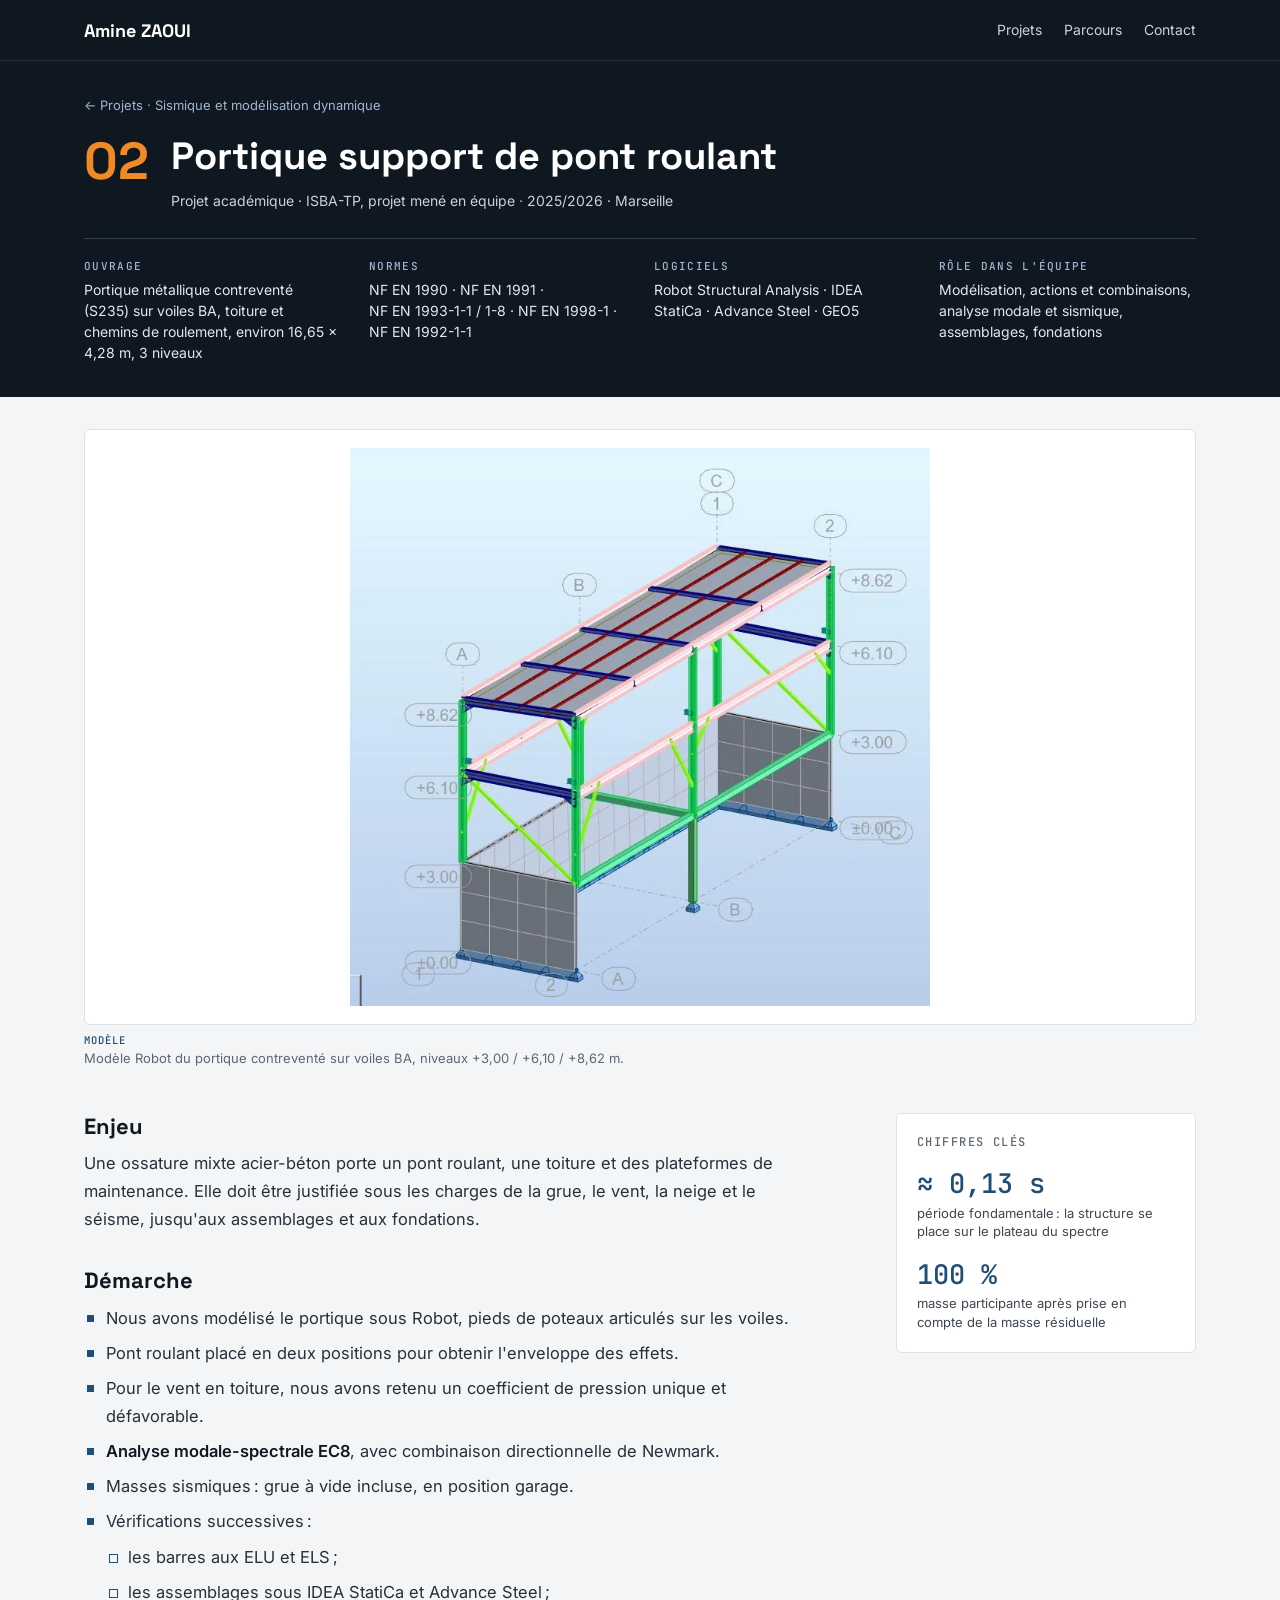
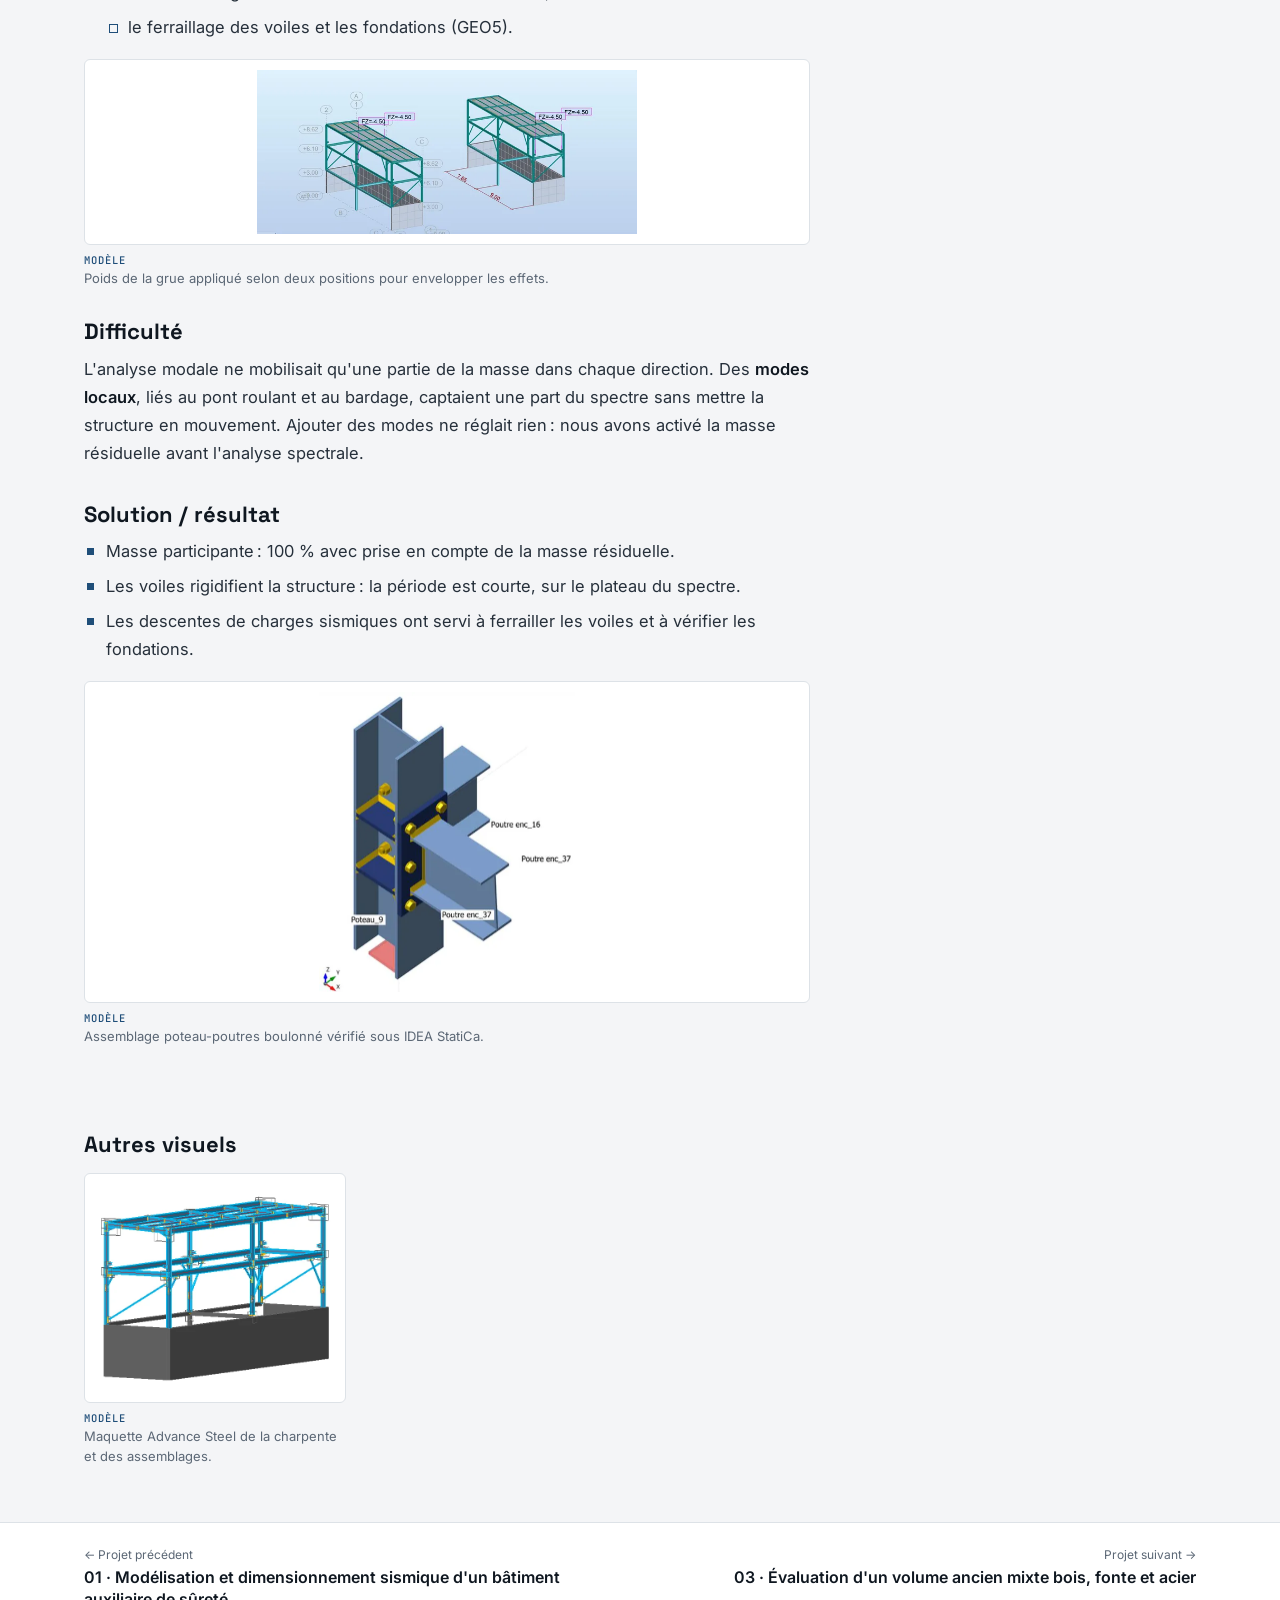
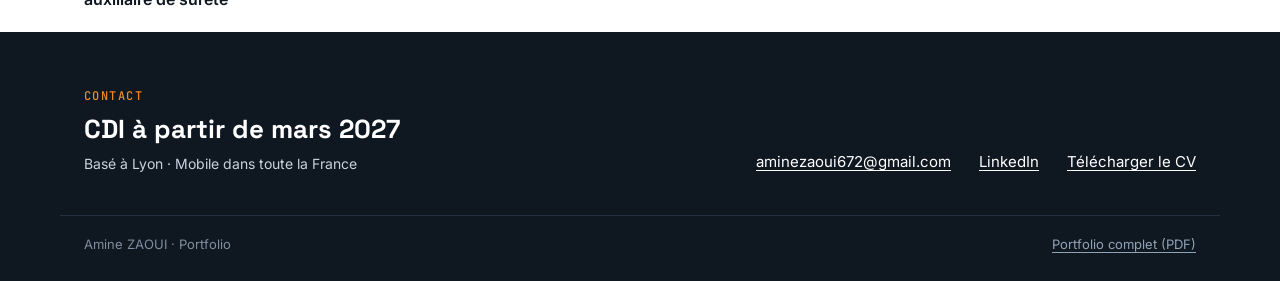
<file: projets/portique-pont-roulant.html>
<!doctype html>
<html lang="fr">
<head>
<meta charset="utf-8">
<meta name="viewport" content="width=device-width, initial-scale=1">
<title>02 · Portique support de pont roulant · Amine ZAOUI</title>
<meta name="description" content="Ossature acier-béton justifiée sous pont roulant, vent, neige et séisme, jusqu&#39;aux assemblages et aux fondations.">
<link rel="canonical" href="https://zaouimedamine0-max.github.io/projets/portique-pont-roulant.html">
<meta property="og:type" content="website">
<meta property="og:locale" content="fr_FR">
<meta property="og:site_name" content="Amine ZAOUI · Portfolio">
<meta property="og:title" content="02 · Portique support de pont roulant · Amine ZAOUI">
<meta property="og:description" content="Ossature acier-béton justifiée sous pont roulant, vent, neige et séisme, jusqu&#39;aux assemblages et aux fondations.">
<meta property="og:url" content="https://zaouimedamine0-max.github.io/projets/portique-pont-roulant.html">
<meta property="og:image" content="https://zaouimedamine0-max.github.io/og/portique-pont-roulant.jpg">
<meta property="og:image:width" content="1200">
<meta property="og:image:height" content="630">
<meta name="twitter:card" content="summary_large_image">
<link rel="icon" href="/assets/favicon.svg" type="image/svg+xml">
<link rel="preconnect" href="https://fonts.googleapis.com">
<link rel="preconnect" href="https://fonts.gstatic.com" crossorigin>
<link href="https://fonts.googleapis.com/css2?family=Inter:wght@400;500;600&family=JetBrains+Mono:wght@400;500&family=Space+Grotesk:wght@500;700&display=swap" rel="stylesheet">
<link rel="stylesheet" href="/assets/site.css">
<script src="/assets/site.js" defer></script>
</head>
<body class="page-projet">
<a class="skip" href="#contenu">Aller au contenu</a>
<header class="topbar">
  <nav class="wrap topbar-in" aria-label="Navigation principale">
    <a class="brand" href="/">Amine ZAOUI</a>
    <div class="nav-links">
      <a href="/#projets">Projets</a>
      <a href="/#parcours">Parcours</a>
      <a href="/#contact">Contact</a>
    </div>
  </nav>
</header>
<main id="contenu">
<section class="band">
  <div class="wrap band-in">
    <a class="crumb" href="/#projets">← Projets <span class="sep">·</span> Sismique et modélisation dynamique</a>
    <div class="band-title">
      <span class="num">02</span>
      <div>
        <h1>Portique support de pont roulant</h1>
        <p class="cadre">Projet académique · ISBA-TP, projet mené en équipe <span class="sep">·</span> 2025/2026 · Marseille</p>
      </div>
    </div>
<dl class="meta">
  <div><dt>Ouvrage</dt><dd>Portique métallique contreventé (S235) sur voiles BA, toiture et chemins de roulement, environ 16,65 × 4,28 m, 3 niveaux</dd></div>
  <div><dt>Normes</dt><dd><span class="nw">NF EN 1990</span> · <span class="nw">NF EN 1991</span> · <span class="nw"><span class="nw">NF EN 1993-1-1</span> / 1-8</span> · <span class="nw"><span class="nw">NF EN 1998-1</span></span> · <span class="nw"><span class="nw">NF EN 1992-1-1</span></span></dd></div>
<div><dt>Logiciels</dt><dd>Robot Structural Analysis · IDEA StatiCa · Advance Steel · GEO5</dd></div>  <div><dt>Rôle dans l&#39;équipe</dt><dd>Modélisation, actions et combinaisons, analyse modale et sismique, assemblages, fondations</dd></div>
</dl>  </div>
</section>
<div class="wrap hero-row">
<figure class="fig hero-fig">
  <div class="fig-imgs">
    <a class="zoom" href="/img/02-portique-pont-roulant/modele-robot-3d-1440.webp" data-caption="Modèle · Modèle Robot du portique contreventé sur voiles BA, niveaux +3,00 / +6,10 / +8,62 m."><img src="/img/02-portique-pont-roulant/modele-robot-3d-720.webp" srcset="/img/02-portique-pont-roulant/modele-robot-3d-720.webp 720w, /img/02-portique-pont-roulant/modele-robot-3d-1440.webp 763w" sizes="(max-width: 1200px) 100vw, 1150px" width="763" height="734" alt="Modèle Robot du portique contreventé sur voiles BA, niveaux +3,00 / +6,10 / +8,62 m." decoding="async"></a>
  </div>
<figcaption><span class="nat">Modèle</span>Modèle Robot du portique contreventé sur voiles BA, niveaux +3,00 / +6,10 / +8,62 m.</figcaption></figure></div>
<div class="wrap project-body">
  <article class="prose">
    <section class="pblock">
      <h2>Enjeu</h2>
      <p>Une ossature mixte acier-béton porte un pont roulant, une toiture et des plateformes de maintenance. Elle doit être justifiée sous les charges de la grue, le vent, la neige et le séisme, jusqu'aux assemblages et aux fondations.</p>
    </section>
    <section class="pblock">
      <h2>Démarche</h2>
      <ul>
<li>Nous avons modélisé le portique sous Robot, pieds de poteaux articulés sur les voiles.</li>
<li>Pont roulant placé en deux positions pour obtenir l'enveloppe des effets.</li>
<li>Pour le vent en toiture, nous avons retenu un coefficient de pression unique et défavorable.</li>
<li><strong>Analyse modale-spectrale EC8</strong>, avec combinaison directionnelle de Newmark.</li>
<li>Masses sismiques : grue à vide incluse, en position garage.</li>
<li>Vérifications successives :<ul>
<li>les barres aux ELU et ELS ;</li>
<li>les assemblages sous IDEA StatiCa et Advance Steel ;</li>
<li>le ferraillage des voiles et les fondations (GEO5).</li>
</ul>
</li>
</ul>
    </section>
    <div class="inline-figs">
<figure class="fig inline-fig">
  <div class="fig-imgs">
    <a class="zoom" href="/img/02-portique-pont-roulant/charges-grue-deux-positions-1440.webp" data-caption="Modèle · Poids de la grue appliqué selon deux positions pour envelopper les effets."><img src="/img/02-portique-pont-roulant/charges-grue-deux-positions-720.webp" srcset="/img/02-portique-pont-roulant/charges-grue-deux-positions-720.webp 720w, /img/02-portique-pont-roulant/charges-grue-deux-positions-1440.webp 1388w" sizes="(max-width: 760px) 100vw, 380px" width="1388" height="598" alt="Poids de la grue appliqué selon deux positions pour envelopper les effets." loading="lazy" decoding="async"></a>
  </div>
<figcaption><span class="nat">Modèle</span>Poids de la grue appliqué selon deux positions pour envelopper les effets.</figcaption></figure>    </div>
    <section class="pblock">
      <h2>Difficulté</h2>
      <p>L'analyse modale ne mobilisait qu'une partie de la masse dans chaque direction. Des <strong>modes locaux</strong>, liés au pont roulant et au bardage, captaient une part du spectre sans mettre la structure en mouvement. Ajouter des modes ne réglait rien : nous avons activé la masse résiduelle avant l'analyse spectrale.</p>
    </section>
    <section class="pblock">
      <h2>Solution / résultat</h2>
      <ul>
<li>Masse participante : 100 % avec prise en compte de la masse résiduelle.</li>
<li>Les voiles rigidifient la structure : la période est courte, sur le plateau du spectre.</li>
<li>Les descentes de charges sismiques ont servi à ferrailler les voiles et à vérifier les fondations.</li>
</ul>
    </section>
    <div class="inline-figs">
<figure class="fig inline-fig">
  <div class="fig-imgs">
    <a class="zoom" href="/img/02-portique-pont-roulant/assemblage-idea-statica-720.webp" data-caption="Modèle · Assemblage poteau-poutres boulonné vérifié sous IDEA StatiCa."><img src="/img/02-portique-pont-roulant/assemblage-idea-statica-720.webp" srcset="/img/02-portique-pont-roulant/assemblage-idea-statica-720.webp 511w" sizes="(max-width: 760px) 100vw, 380px" width="511" height="601" alt="Assemblage poteau-poutres boulonné vérifié sous IDEA StatiCa." loading="lazy" decoding="async"></a>
  </div>
<figcaption><span class="nat">Modèle</span>Assemblage poteau-poutres boulonné vérifié sous IDEA StatiCa.</figcaption></figure>    </div>
  </article>
  <aside class="pside">
    <div class="side-card">
      <p class="kicker">Chiffres clés</p>
<div class="kf"><span class="kf-v">≈ 0,13 s</span><span class="kf-l">période fondamentale : la structure se place sur le plateau du spectre</span></div><div class="kf"><span class="kf-v">100 %</span><span class="kf-l">masse participante après prise en compte de la masse résiduelle</span></div>    </div>
  </aside>
</div>
<section class="wrap gallery-sec" aria-label="Galerie">
  <h2 class="gal-title">Autres visuels</h2>
  <div class="gallery">
<figure class="fig ">
  <div class="fig-imgs">
    <a class="zoom" href="/img/02-portique-pont-roulant/modele-advance-steel-720.webp" data-caption="Modèle · Maquette Advance Steel de la charpente et des assemblages."><img src="/img/02-portique-pont-roulant/modele-advance-steel-720.webp" srcset="/img/02-portique-pont-roulant/modele-advance-steel-720.webp 573w" sizes="(max-width: 760px) 100vw, 380px" width="573" height="460" alt="Maquette Advance Steel de la charpente et des assemblages." loading="lazy" decoding="async"></a>
  </div>
<figcaption><span class="nat">Modèle</span>Maquette Advance Steel de la charpente et des assemblages.</figcaption></figure>  </div>
</section>
<nav class="pnav" aria-label="Projets voisins">
  <div class="wrap pnav-in">
<a class="pnav-prev" href="/projets/batiment-auxiliaire-surete.html"><span>← Projet précédent</span><b>01 · Modélisation et dimensionnement sismique d&#39;un bâtiment auxiliaire de sûreté</b></a>
<a class="pnav-next" href="/projets/volume-ancien-mixte.html"><span>Projet suivant →</span><b>03 · Évaluation d&#39;un volume ancien mixte bois, fonte et acier</b></a>
  </div>
</nav>
</main>
<footer class="footer" id="contact">
  <div class="wrap footer-in">
    <div class="footer-lead">
      <p class="kicker">Contact</p>
      <p class="footer-title">CDI à partir de mars 2027</p>
      <p class="footer-sub">Basé à Lyon · Mobile dans toute la France</p>
    </div>
    <ul class="footer-links">
      <li><a href="mailto:aminezaoui672@gmail.com">aminezaoui672@gmail.com</a></li>
      <li><a href="https://www.linkedin.com/in/amine-zaoui/" rel="me noopener" target="_blank">LinkedIn</a></li>
      <li><a href="/Amine_ZAOUI_CV.pdf" download>Télécharger le CV</a></li>
    </ul>
  </div>
  <div class="wrap footer-base">
    <span>Amine ZAOUI · Portfolio</span>
    <a href="/Amine_ZAOUI_Portfolio_Nucleaire.pdf">Portfolio complet (PDF)</a>
  </div>
</footer>
<dialog class="lightbox" id="lightbox" aria-label="Image agrandie">
  <form method="dialog"><button class="lb-close" aria-label="Fermer">×</button></form>
  <img alt="">
  <p class="lb-cap"></p>
</dialog>
</body>
</html>
</file>
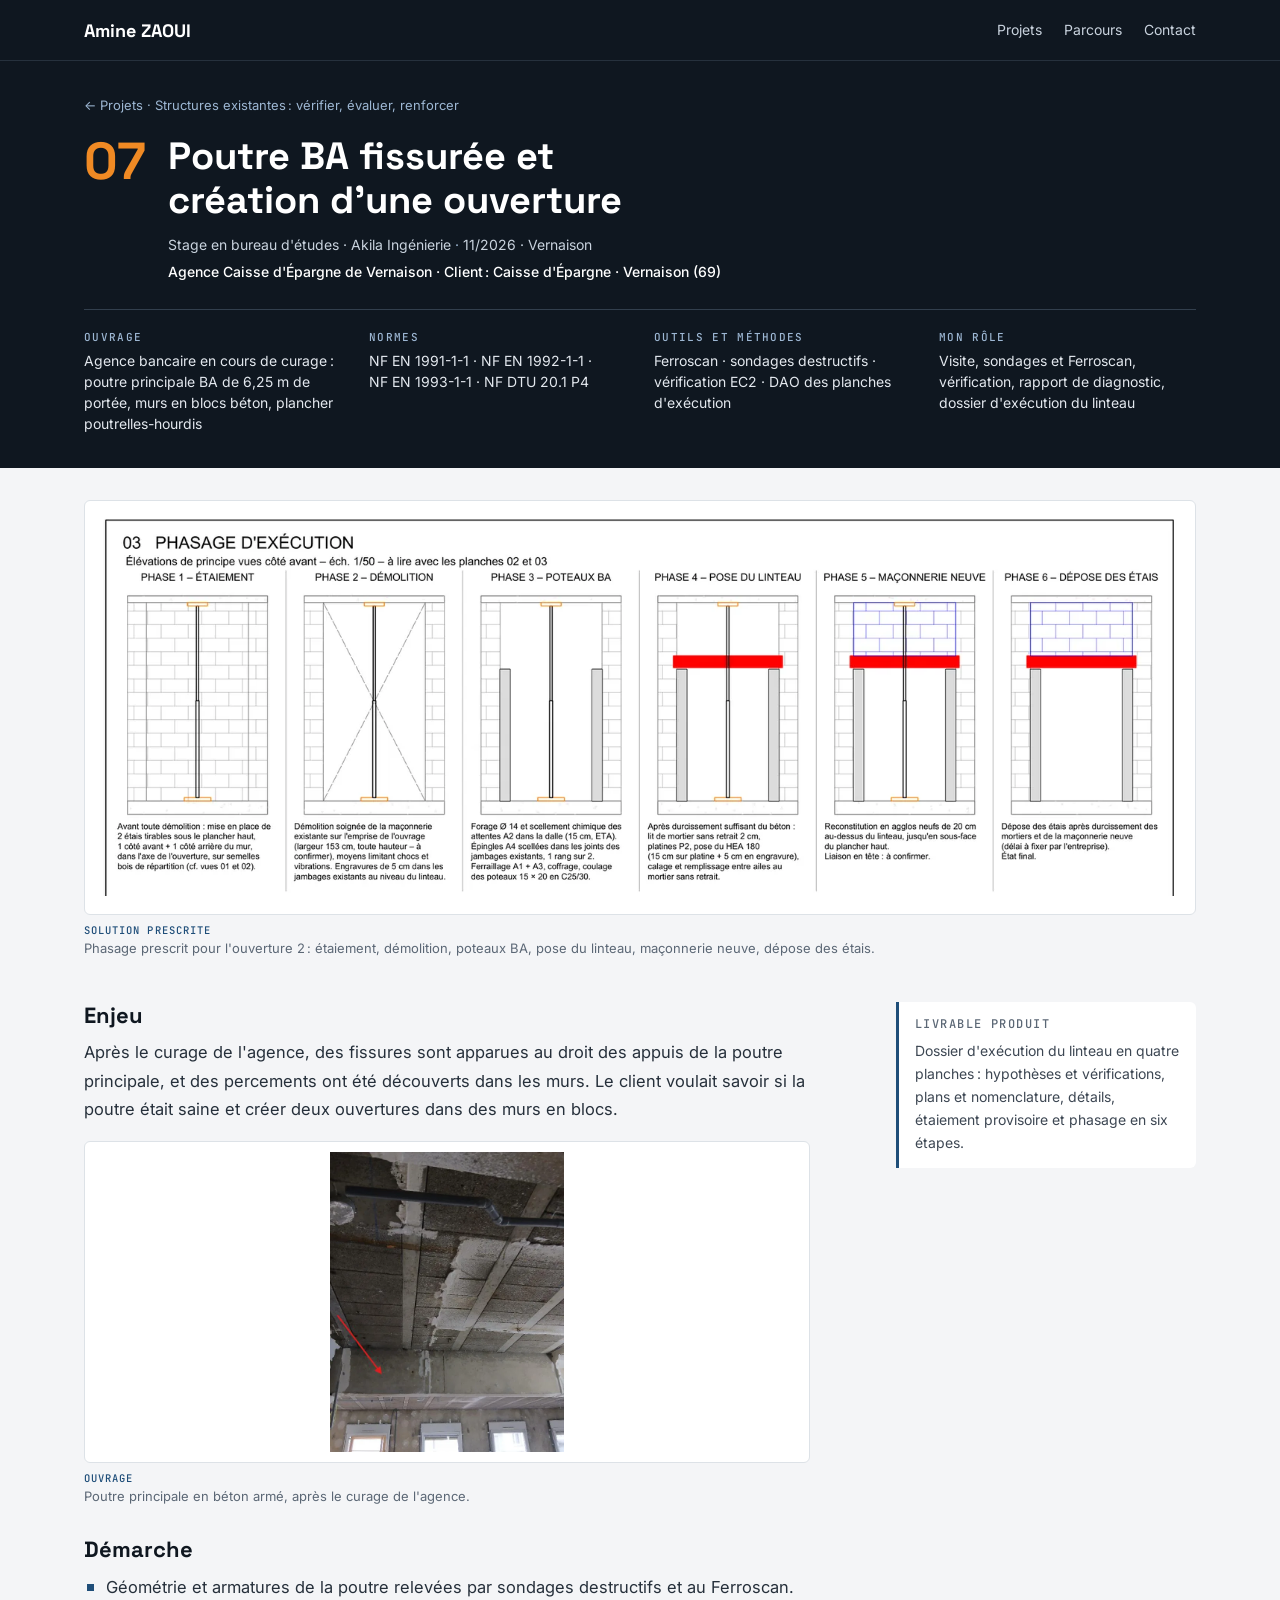
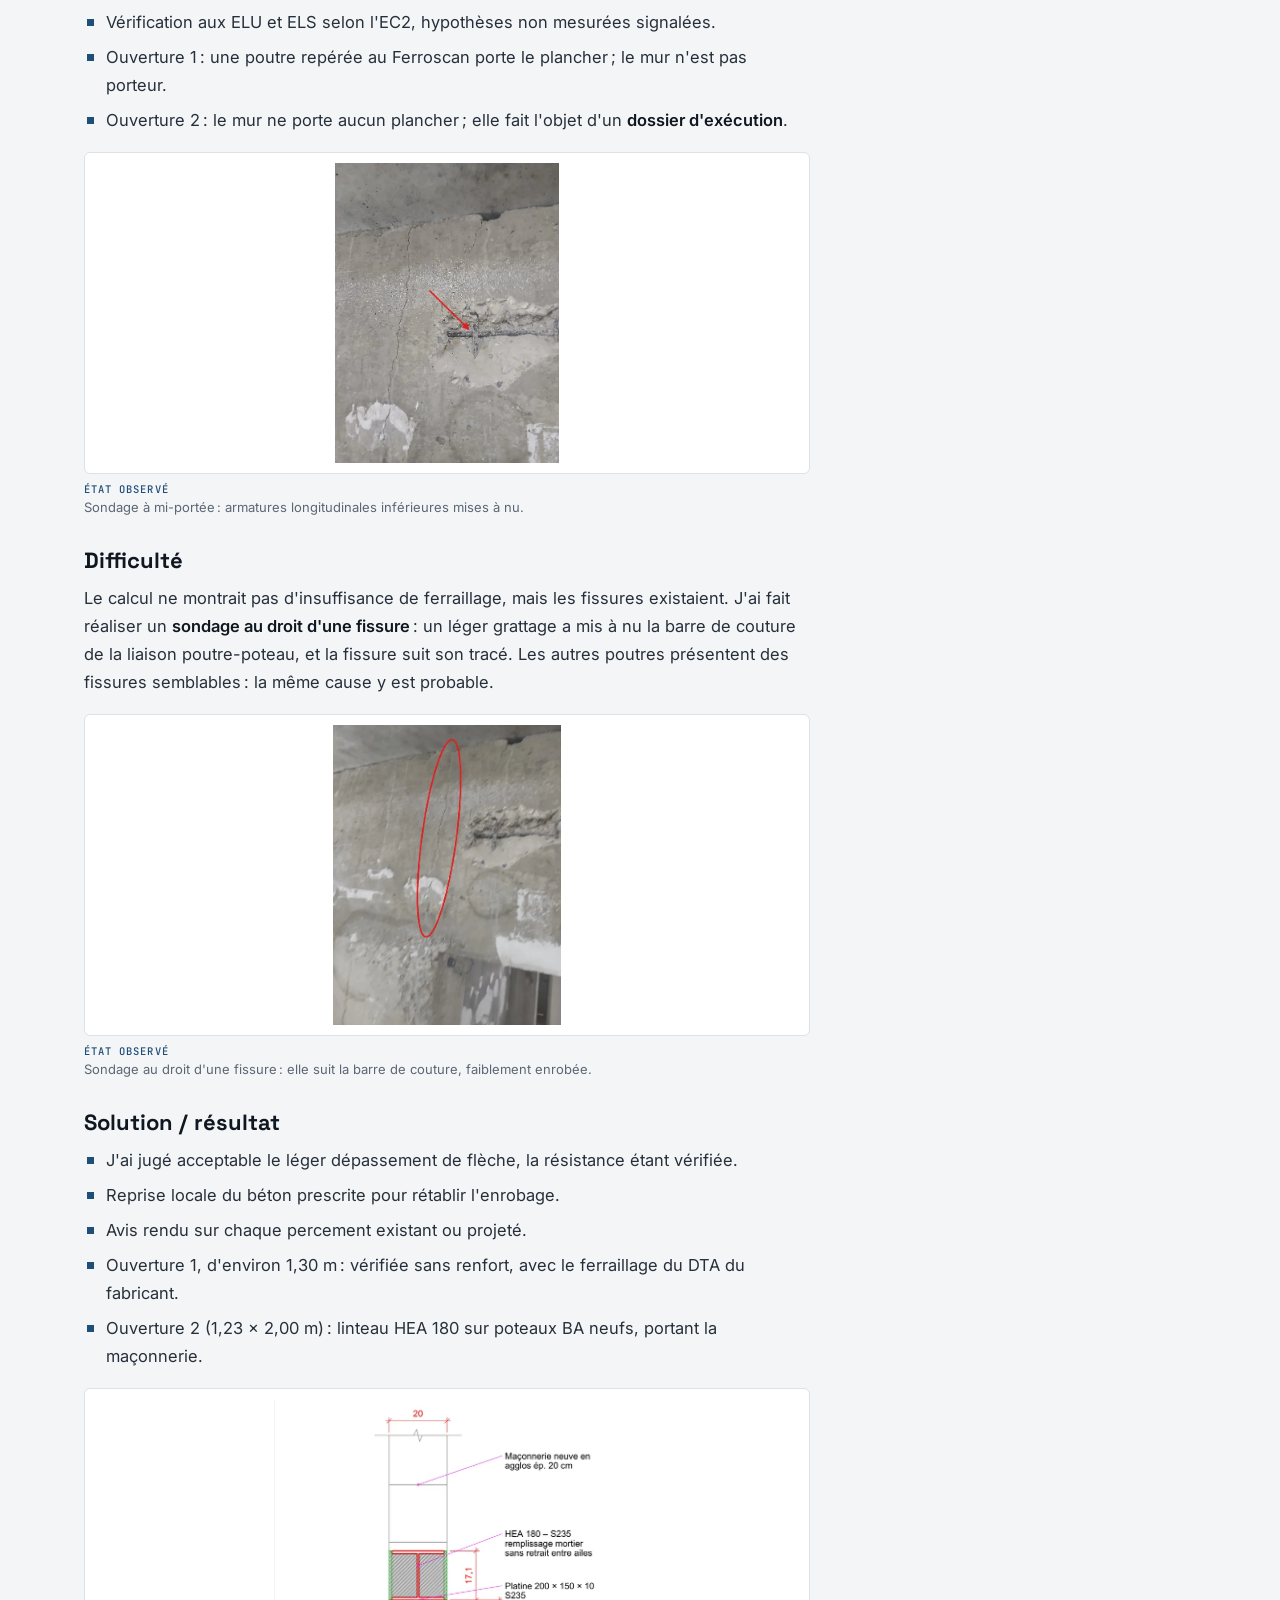
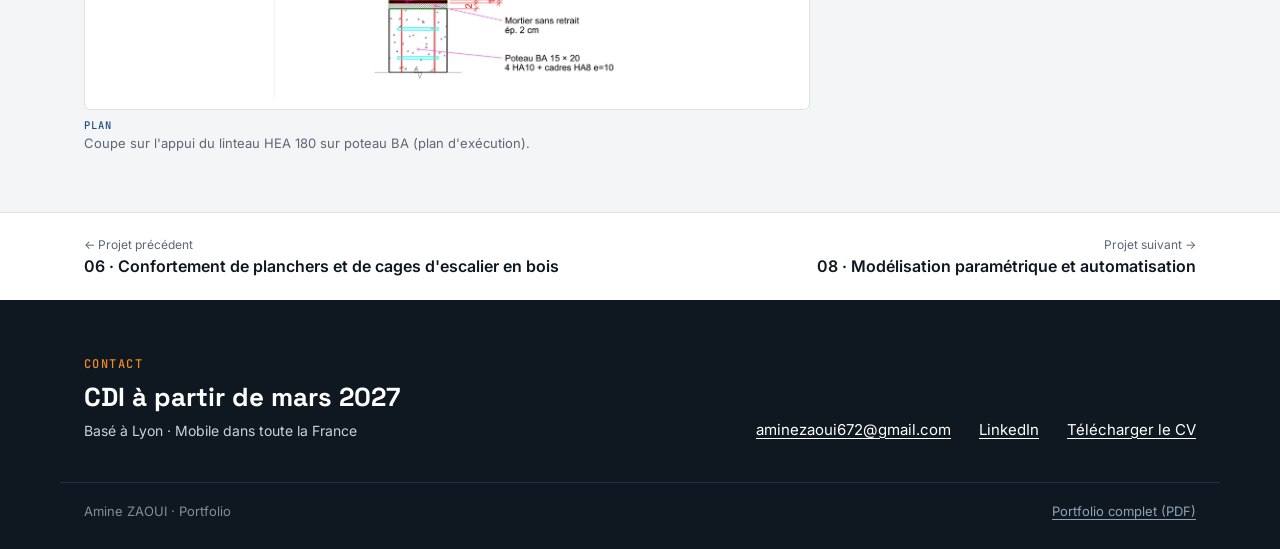
<file: projets/poutre-ba-ouverture.html>
<!doctype html>
<html lang="fr">
<head>
<meta charset="utf-8">
<meta name="viewport" content="width=device-width, initial-scale=1">
<title>07 · Poutre BA fissurée et création d&#39;une ouverture · Amine ZAOUI</title>
<meta name="description" content="Cause de la fissuration identifiée par un sondage ciblé ; linteau HEA 180 sur poteaux BA livré en phase EXE.">
<link rel="canonical" href="https://zaouimedamine0-max.github.io/projets/poutre-ba-ouverture.html">
<meta property="og:type" content="website">
<meta property="og:locale" content="fr_FR">
<meta property="og:site_name" content="Amine ZAOUI · Portfolio">
<meta property="og:title" content="07 · Poutre BA fissurée et création d&#39;une ouverture · Amine ZAOUI">
<meta property="og:description" content="Cause de la fissuration identifiée par un sondage ciblé ; linteau HEA 180 sur poteaux BA livré en phase EXE.">
<meta property="og:url" content="https://zaouimedamine0-max.github.io/projets/poutre-ba-ouverture.html">
<meta property="og:image" content="https://zaouimedamine0-max.github.io/og/poutre-ba-ouverture.jpg">
<meta property="og:image:width" content="1200">
<meta property="og:image:height" content="630">
<meta name="twitter:card" content="summary_large_image">
<link rel="icon" href="/assets/favicon.svg" type="image/svg+xml">
<link rel="preconnect" href="https://fonts.googleapis.com">
<link rel="preconnect" href="https://fonts.gstatic.com" crossorigin>
<link href="https://fonts.googleapis.com/css2?family=Inter:wght@400;500;600&family=JetBrains+Mono:wght@400;500&family=Space+Grotesk:wght@500;700&display=swap" rel="stylesheet">
<link rel="stylesheet" href="/assets/site.css">
<script src="/assets/site.js" defer></script>
</head>
<body class="page-projet">
<a class="skip" href="#contenu">Aller au contenu</a>
<header class="topbar">
  <nav class="wrap topbar-in" aria-label="Navigation principale">
    <a class="brand" href="/">Amine ZAOUI</a>
    <div class="nav-links">
      <a href="/#projets">Projets</a>
      <a href="/#parcours">Parcours</a>
      <a href="/#contact">Contact</a>
    </div>
  </nav>
</header>
<main id="contenu">
<section class="band">
  <div class="wrap band-in">
    <a class="crumb" href="/#projets">← Projets <span class="sep">·</span> Structures existantes : vérifier, évaluer, renforcer</a>
    <div class="band-title">
      <span class="num">07</span>
      <div>
        <h1>Poutre BA fissurée et création d&#39;une ouverture</h1>
        <p class="cadre">Stage en bureau d&#39;études · Akila Ingénierie <span class="sep">·</span> 11/2026 · Vernaison</p>
<p class="operation">Agence Caisse d&#39;Épargne de Vernaison · Client : Caisse d&#39;Épargne · Vernaison (69)</p>      </div>
    </div>
<dl class="meta">
  <div><dt>Ouvrage</dt><dd>Agence bancaire en cours de curage : poutre principale BA de 6,25 m de portée, murs en blocs béton, plancher poutrelles-hourdis</dd></div>
  <div><dt>Normes</dt><dd><span class="nw"><span class="nw">NF EN 1991-1-1</span></span> · <span class="nw"><span class="nw">NF EN 1992-1-1</span></span> · <span class="nw"><span class="nw">NF EN 1993-1-1</span></span> · <span class="nw"><span class="nw">NF DTU 20.1</span> P4</span></dd></div>
<div><dt>Outils et méthodes</dt><dd>Ferroscan · sondages destructifs · vérification EC2 · DAO des planches d&#39;exécution</dd></div>  <div><dt>Mon rôle</dt><dd>Visite, sondages et Ferroscan, vérification, rapport de diagnostic, dossier d&#39;exécution du linteau</dd></div>
</dl>  </div>
</section>
<div class="wrap hero-row">
<figure class="fig hero-fig">
  <div class="fig-imgs">
    <a class="zoom" href="/img/07-poutre-ba-ouverture/phasage-6-etapes-1440.webp" data-caption="Solution prescrite · Phasage prescrit pour l&#39;ouverture 2 : étaiement, démolition, poteaux BA, pose du linteau, maçonnerie neuve, dépose des étais."><img src="/img/07-poutre-ba-ouverture/phasage-6-etapes-720.webp" srcset="/img/07-poutre-ba-ouverture/phasage-6-etapes-720.webp 720w, /img/07-poutre-ba-ouverture/phasage-6-etapes-1440.webp 1440w" sizes="(max-width: 1200px) 100vw, 1150px" width="2000" height="701" alt="Phasage prescrit pour l&#39;ouverture 2 : étaiement, démolition, poteaux BA, pose du linteau, maçonnerie neuve, dépose des étais." decoding="async"></a>
  </div>
<figcaption><span class="nat">Solution prescrite</span>Phasage prescrit pour l&#39;ouverture 2 : étaiement, démolition, poteaux BA, pose du linteau, maçonnerie neuve, dépose des étais.</figcaption></figure></div>
<div class="wrap project-body">
  <article class="prose">
    <section class="pblock">
      <h2>Enjeu</h2>
      <p>Après le curage de l'agence, des fissures sont apparues au droit des appuis de la poutre principale, et des percements ont été découverts dans les murs. Le client voulait savoir si la poutre était saine et créer deux ouvertures dans des murs en blocs.</p>
    </section>
    <div class="inline-figs">
<figure class="fig inline-fig">
  <div class="fig-imgs">
    <a class="zoom" href="/img/07-poutre-ba-ouverture/poutre-vue-ensemble-720.webp" data-caption="Ouvrage · Poutre principale en béton armé, après le curage de l&#39;agence."><img src="/img/07-poutre-ba-ouverture/poutre-vue-ensemble-720.webp" srcset="/img/07-poutre-ba-ouverture/poutre-vue-ensemble-720.webp 600w" sizes="(max-width: 760px) 100vw, 380px" width="600" height="772" alt="Poutre principale en béton armé, après le curage de l&#39;agence." loading="lazy" decoding="async"></a>
  </div>
<figcaption><span class="nat">Ouvrage</span>Poutre principale en béton armé, après le curage de l&#39;agence.</figcaption></figure>    </div>
    <section class="pblock">
      <h2>Démarche</h2>
      <ul>
<li>Géométrie et armatures de la poutre relevées par sondages destructifs et au Ferroscan.</li>
<li>Vérification aux ELU et ELS selon l'EC2, hypothèses non mesurées signalées.</li>
<li>Ouverture 1 : une poutre repérée au Ferroscan porte le plancher ; le mur n'est pas porteur.</li>
<li>Ouverture 2 : le mur ne porte aucun plancher ; elle fait l'objet d'un <strong>dossier d'exécution</strong>.</li>
</ul>
    </section>
    <div class="inline-figs">
<figure class="fig inline-fig">
  <div class="fig-imgs">
    <a class="zoom" href="/img/07-poutre-ba-ouverture/sondage-armatures-720.webp" data-caption="État observé · Sondage à mi-portée : armatures longitudinales inférieures mises à nu."><img src="/img/07-poutre-ba-ouverture/sondage-armatures-720.webp" srcset="/img/07-poutre-ba-ouverture/sondage-armatures-720.webp 557w" sizes="(max-width: 760px) 100vw, 380px" width="557" height="747" alt="Sondage à mi-portée : armatures longitudinales inférieures mises à nu." loading="lazy" decoding="async"></a>
  </div>
<figcaption><span class="nat">État observé</span>Sondage à mi-portée : armatures longitudinales inférieures mises à nu.</figcaption></figure>    </div>
    <section class="pblock">
      <h2>Difficulté</h2>
      <p>Le calcul ne montrait pas d'insuffisance de ferraillage, mais les fissures existaient. J'ai fait réaliser un <strong>sondage au droit d'une fissure</strong> : un léger grattage a mis à nu la barre de couture de la liaison poutre-poteau, et la fissure suit son tracé. Les autres poutres présentent des fissures semblables : la même cause y est probable.</p>
    </section>
    <div class="inline-figs">
<figure class="fig inline-fig">
  <div class="fig-imgs">
    <a class="zoom" href="/img/07-poutre-ba-ouverture/fissure-barre-couture-720.webp" data-caption="État observé · Sondage au droit d&#39;une fissure : elle suit la barre de couture, faiblement enrobée."><img src="/img/07-poutre-ba-ouverture/fissure-barre-couture-720.webp" srcset="/img/07-poutre-ba-ouverture/fissure-barre-couture-720.webp 557w" sizes="(max-width: 760px) 100vw, 380px" width="557" height="732" alt="Sondage au droit d&#39;une fissure : elle suit la barre de couture, faiblement enrobée." loading="lazy" decoding="async"></a>
  </div>
<figcaption><span class="nat">État observé</span>Sondage au droit d&#39;une fissure : elle suit la barre de couture, faiblement enrobée.</figcaption></figure>    </div>
    <section class="pblock">
      <h2>Solution / résultat</h2>
      <ul>
<li>J'ai jugé acceptable le léger dépassement de flèche, la résistance étant vérifiée.</li>
<li>Reprise locale du béton prescrite pour rétablir l'enrobage.</li>
<li>Avis rendu sur chaque percement existant ou projeté.</li>
<li>Ouverture 1, d'environ 1,30 m : vérifiée sans renfort, avec le ferraillage du DTA du fabricant.</li>
<li>Ouverture 2 (1,23 × 2,00 m) : linteau HEA 180 sur poteaux BA neufs, portant la maçonnerie.</li>
</ul>
    </section>
    <div class="inline-figs">
<figure class="fig inline-fig">
  <div class="fig-imgs">
    <a class="zoom" href="/img/07-poutre-ba-ouverture/coupe-appui-linteau-1440.webp" data-caption="Plan · Coupe sur l&#39;appui du linteau HEA 180 sur poteau BA (plan d&#39;exécution)."><img src="/img/07-poutre-ba-ouverture/coupe-appui-linteau-720.webp" srcset="/img/07-poutre-ba-ouverture/coupe-appui-linteau-720.webp 720w, /img/07-poutre-ba-ouverture/coupe-appui-linteau-1440.webp 1178w" sizes="(max-width: 760px) 100vw, 380px" width="1178" height="1023" alt="Coupe sur l&#39;appui du linteau HEA 180 sur poteau BA (plan d&#39;exécution)." loading="lazy" decoding="async"></a>
  </div>
<figcaption><span class="nat">Plan</span>Coupe sur l&#39;appui du linteau HEA 180 sur poteau BA (plan d&#39;exécution).</figcaption></figure>    </div>
  </article>
  <aside class="pside">
    <div class="side-note"><p class="kicker">Livrable produit</p><p>Dossier d'exécution du linteau en quatre planches : hypothèses et vérifications, plans et nomenclature, détails, étaiement provisoire et phasage en six étapes.</p></div>
  </aside>
</div>
<nav class="pnav" aria-label="Projets voisins">
  <div class="wrap pnav-in">
<a class="pnav-prev" href="/projets/confortement-bois.html"><span>← Projet précédent</span><b>06 · Confortement de planchers et de cages d&#39;escalier en bois</b></a>
<a class="pnav-next" href="/projets/modelisation-parametrique.html"><span>Projet suivant →</span><b>08 · Modélisation paramétrique et automatisation</b></a>
  </div>
</nav>
</main>
<footer class="footer" id="contact">
  <div class="wrap footer-in">
    <div class="footer-lead">
      <p class="kicker">Contact</p>
      <p class="footer-title">CDI à partir de mars 2027</p>
      <p class="footer-sub">Basé à Lyon · Mobile dans toute la France</p>
    </div>
    <ul class="footer-links">
      <li><a href="mailto:aminezaoui672@gmail.com">aminezaoui672@gmail.com</a></li>
      <li><a href="https://www.linkedin.com/in/amine-zaoui/" rel="me noopener" target="_blank">LinkedIn</a></li>
      <li><a href="/Amine_ZAOUI_CV.pdf" download>Télécharger le CV</a></li>
    </ul>
  </div>
  <div class="wrap footer-base">
    <span>Amine ZAOUI · Portfolio</span>
    <a href="/Amine_ZAOUI_Portfolio_Nucleaire.pdf">Portfolio complet (PDF)</a>
  </div>
</footer>
<dialog class="lightbox" id="lightbox" aria-label="Image agrandie">
  <form method="dialog"><button class="lb-close" aria-label="Fermer">×</button></form>
  <img alt="">
  <p class="lb-cap"></p>
</dialog>
</body>
</html>
</file>
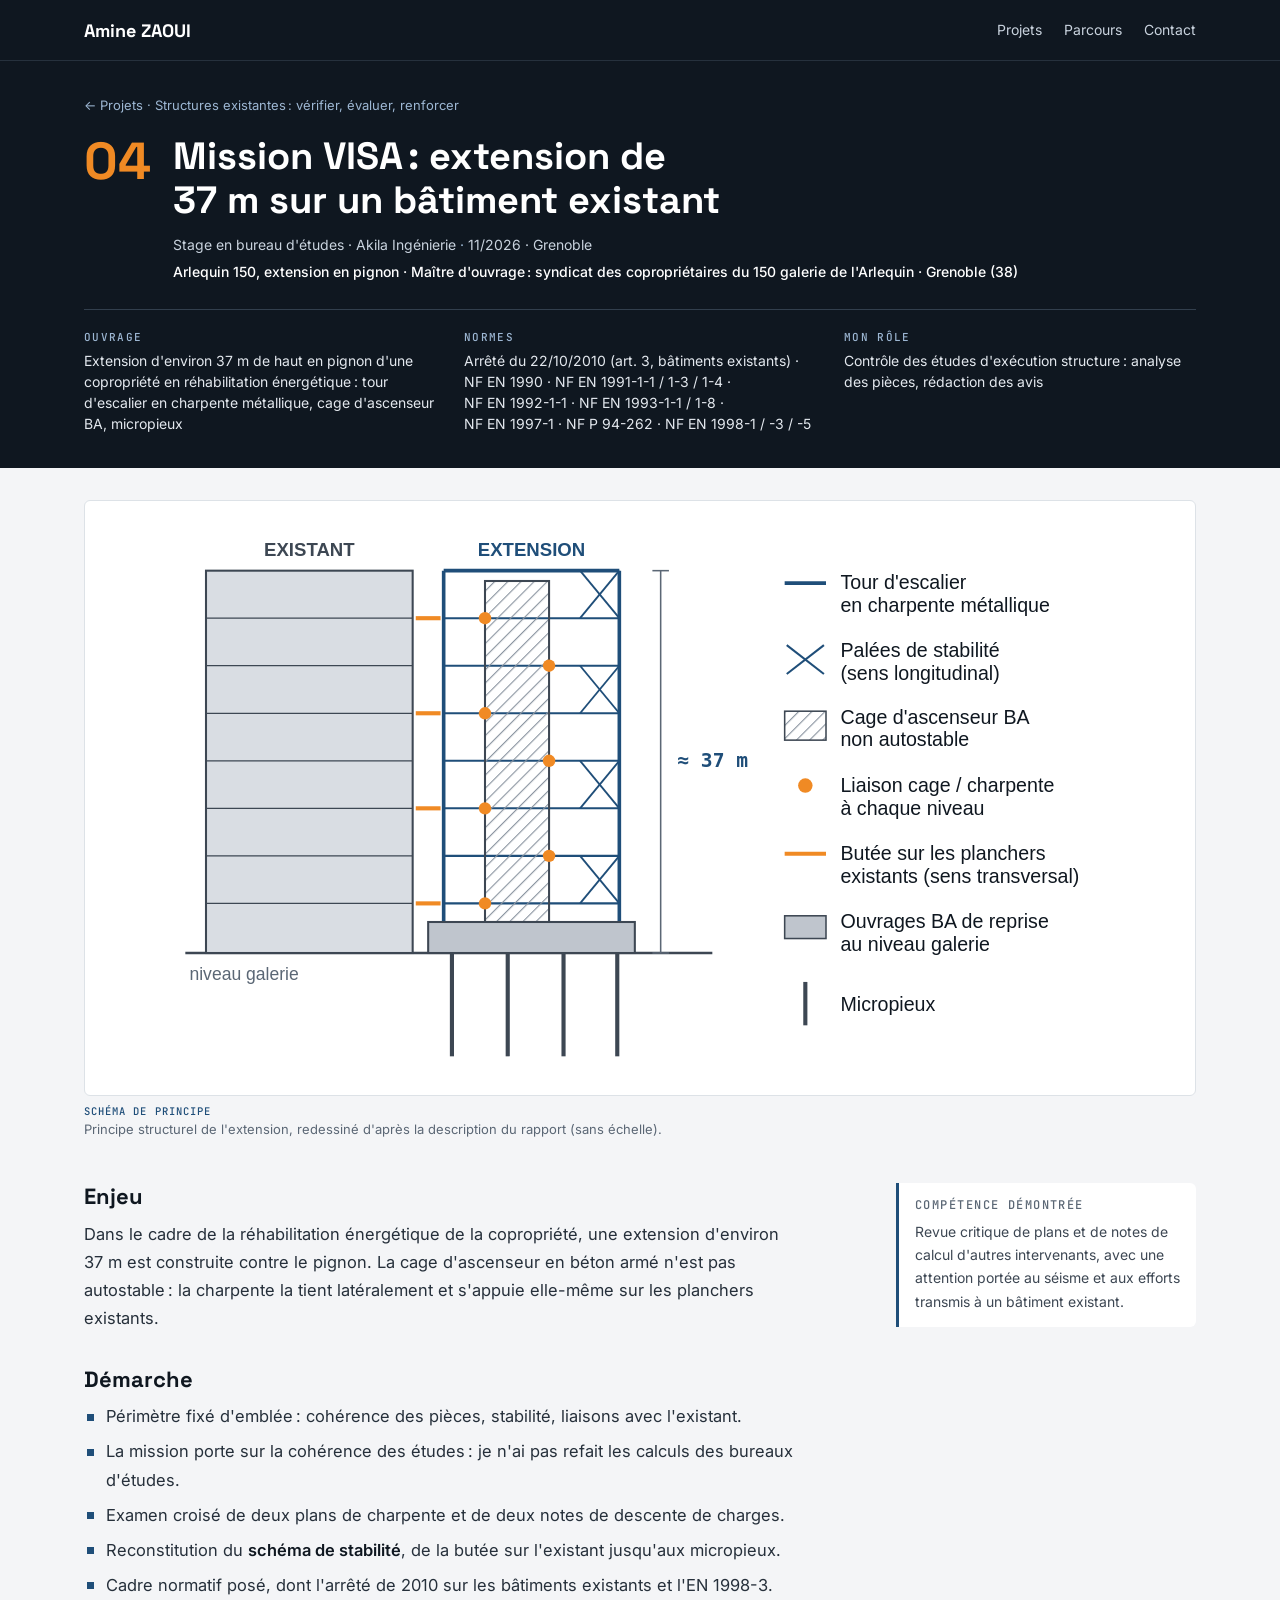
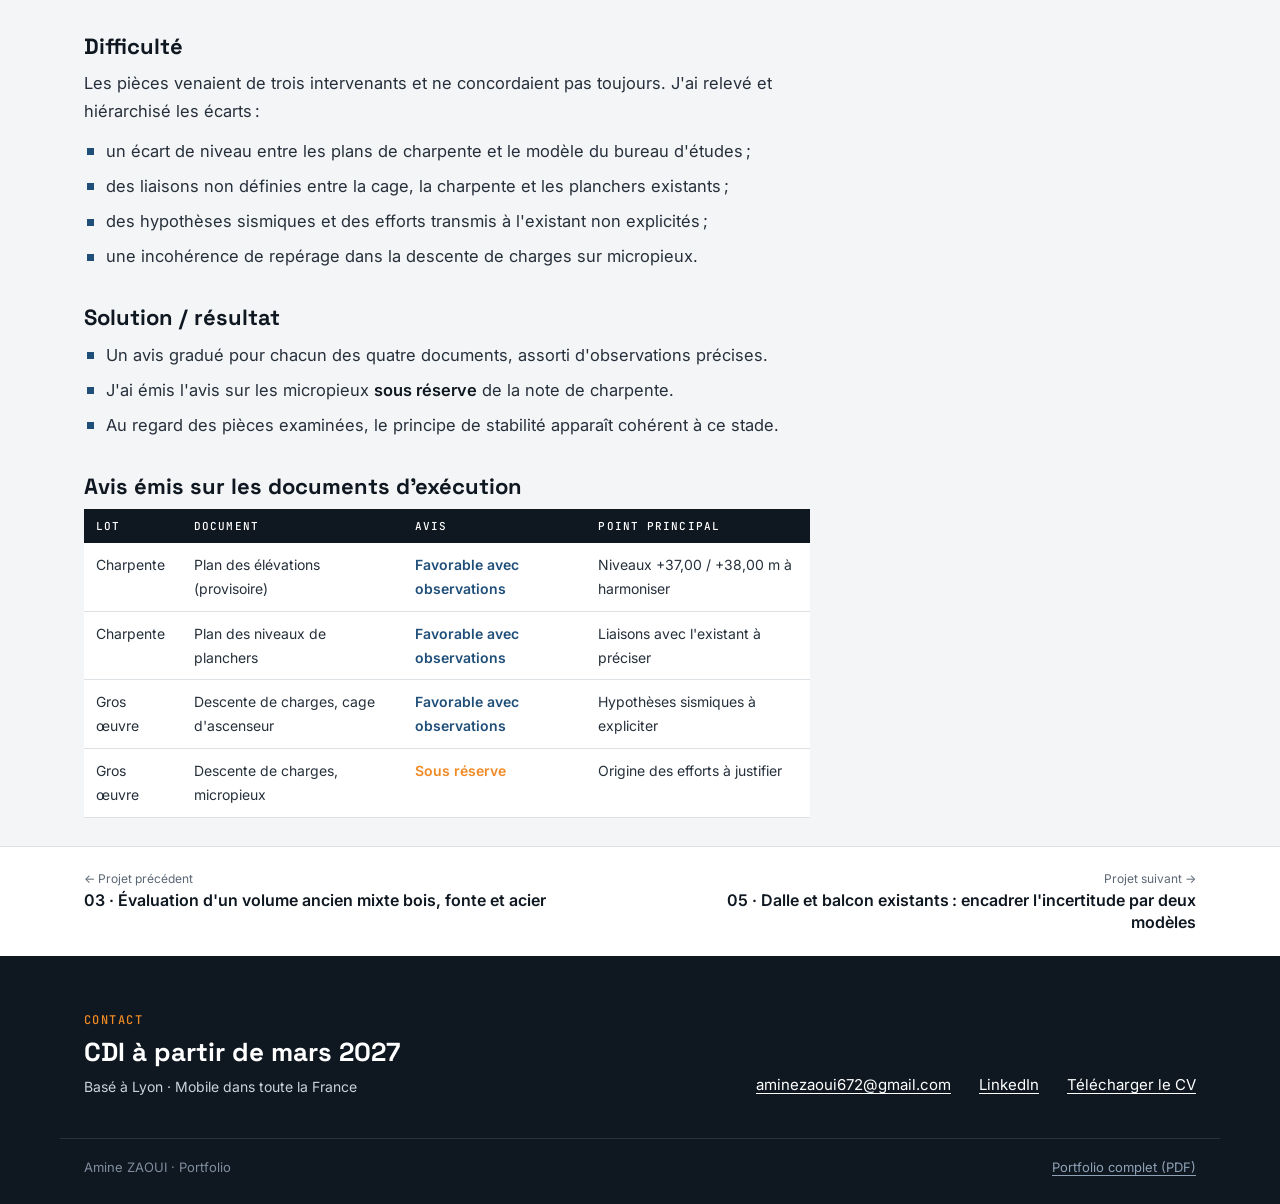
<file: projets/visa-extension.html>
<!doctype html>
<html lang="fr">
<head>
<meta charset="utf-8">
<meta name="viewport" content="width=device-width, initial-scale=1">
<title>04 · Mission VISA : extension de 37 m sur un bâtiment existant · Amine ZAOUI</title>
<meta name="description" content="Contrôle des études d&#39;exécution de trois intervenants : schéma de stabilité reconstitué, écarts hiérarchisés, avis gradués.">
<link rel="canonical" href="https://zaouimedamine0-max.github.io/projets/visa-extension.html">
<meta property="og:type" content="website">
<meta property="og:locale" content="fr_FR">
<meta property="og:site_name" content="Amine ZAOUI · Portfolio">
<meta property="og:title" content="04 · Mission VISA : extension de 37 m sur un bâtiment existant · Amine ZAOUI">
<meta property="og:description" content="Contrôle des études d&#39;exécution de trois intervenants : schéma de stabilité reconstitué, écarts hiérarchisés, avis gradués.">
<meta property="og:url" content="https://zaouimedamine0-max.github.io/projets/visa-extension.html">
<meta property="og:image" content="https://zaouimedamine0-max.github.io/og/visa-extension.jpg">
<meta property="og:image:width" content="1200">
<meta property="og:image:height" content="630">
<meta name="twitter:card" content="summary_large_image">
<link rel="icon" href="/assets/favicon.svg" type="image/svg+xml">
<link rel="preconnect" href="https://fonts.googleapis.com">
<link rel="preconnect" href="https://fonts.gstatic.com" crossorigin>
<link href="https://fonts.googleapis.com/css2?family=Inter:wght@400;500;600&family=JetBrains+Mono:wght@400;500&family=Space+Grotesk:wght@500;700&display=swap" rel="stylesheet">
<link rel="stylesheet" href="/assets/site.css">
<script src="/assets/site.js" defer></script>
</head>
<body class="page-projet">
<a class="skip" href="#contenu">Aller au contenu</a>
<header class="topbar">
  <nav class="wrap topbar-in" aria-label="Navigation principale">
    <a class="brand" href="/">Amine ZAOUI</a>
    <div class="nav-links">
      <a href="/#projets">Projets</a>
      <a href="/#parcours">Parcours</a>
      <a href="/#contact">Contact</a>
    </div>
  </nav>
</header>
<main id="contenu">
<section class="band">
  <div class="wrap band-in">
    <a class="crumb" href="/#projets">← Projets <span class="sep">·</span> Structures existantes : vérifier, évaluer, renforcer</a>
    <div class="band-title">
      <span class="num">04</span>
      <div>
        <h1>Mission VISA : extension de 37 m sur un bâtiment existant</h1>
        <p class="cadre">Stage en bureau d&#39;études · Akila Ingénierie <span class="sep">·</span> 11/2026 · Grenoble</p>
<p class="operation">Arlequin 150, extension en pignon · Maître d&#39;ouvrage : syndicat des copropriétaires du 150 galerie de l&#39;Arlequin · Grenoble (38)</p>      </div>
    </div>
<dl class="meta meta-3">
  <div><dt>Ouvrage</dt><dd>Extension d&#39;environ 37 m de haut en pignon d&#39;une copropriété en réhabilitation énergétique : tour d&#39;escalier en charpente métallique, cage d&#39;ascenseur BA, micropieux</dd></div>
  <div><dt>Normes</dt><dd>Arrêté du 22/10/2010 (art. 3, bâtiments existants) · <span class="nw">NF EN 1990</span> · <span class="nw"><span class="nw">NF EN 1991-1-1</span> / 1-3 / 1-4</span> · <span class="nw"><span class="nw">NF EN 1992-1-1</span></span> · <span class="nw"><span class="nw">NF EN 1993-1-1</span> / 1-8</span> · <span class="nw"><span class="nw">NF EN 1997-1</span></span> · <span class="nw">NF P 94-262</span> · <span class="nw"><span class="nw">NF EN 1998-1</span> / -3 / -5</span></dd></div>
  <div><dt>Mon rôle</dt><dd>Contrôle des études d&#39;exécution structure : analyse des pièces, rédaction des avis</dd></div>
</dl>  </div>
</section>
<div class="wrap hero-row">
<figure class="fig hero-fig">
  <div class="fig-imgs">
    <a class="zoom" href="/img/03-visa-extension/schema-principe-extension.svg" data-caption="Schéma de principe · Principe structurel de l&#39;extension, redessiné d&#39;après la description du rapport (sans échelle)."><img src="/img/03-visa-extension/schema-principe-extension.svg" width="900" height="540" alt="Principe structurel de l&#39;extension, redessiné d&#39;après la description du rapport (sans échelle)." decoding="async"></a>
  </div>
<figcaption><span class="nat">Schéma de principe</span>Principe structurel de l&#39;extension, redessiné d&#39;après la description du rapport (sans échelle).</figcaption></figure></div>
<div class="wrap project-body">
  <article class="prose">
    <section class="pblock">
      <h2>Enjeu</h2>
      <p>Dans le cadre de la réhabilitation énergétique de la copropriété, une extension d'environ 37 m est construite contre le pignon. La cage d'ascenseur en béton armé n'est pas autostable : la charpente la tient latéralement et s'appuie elle-même sur les planchers existants.</p>
    </section>
    <section class="pblock">
      <h2>Démarche</h2>
      <ul>
<li>Périmètre fixé d'emblée : cohérence des pièces, stabilité, liaisons avec l'existant.</li>
<li>La mission porte sur la cohérence des études : je n'ai pas refait les calculs des bureaux d'études.</li>
<li>Examen croisé de deux plans de charpente et de deux notes de descente de charges.</li>
<li>Reconstitution du <strong>schéma de stabilité</strong>, de la butée sur l'existant jusqu'aux micropieux.</li>
<li>Cadre normatif posé, dont l'arrêté de 2010 sur les bâtiments existants et l'<span class="nw">EN 1998-3</span>.</li>
</ul>
    </section>
    <section class="pblock">
      <h2>Difficulté</h2>
      <p>Les pièces venaient de trois intervenants et ne concordaient pas toujours. J'ai relevé et hiérarchisé les écarts :</p>
<ul>
<li>un écart de niveau entre les plans de charpente et le modèle du bureau d'études ;</li>
<li>des liaisons non définies entre la cage, la charpente et les planchers existants ;</li>
<li>des hypothèses sismiques et des efforts transmis à l'existant non explicités ;</li>
<li>une incohérence de repérage dans la descente de charges sur micropieux.</li>
</ul>
    </section>
    <section class="pblock">
      <h2>Solution / résultat</h2>
      <ul>
<li>Un avis gradué pour chacun des quatre documents, assorti d'observations précises.</li>
<li>J'ai émis l'avis sur les micropieux <strong>sous réserve</strong> de la note de charpente.</li>
<li>Au regard des pièces examinées, le principe de stabilité apparaît cohérent à ce stade.</li>
</ul>
    </section>
    <section class="pblock">
      <h2>Avis émis sur les documents d&#39;exécution</h2>
      <div class="table-wrap"><table>
<thead>
<tr>
<th>Lot</th>
<th>Document</th>
<th>Avis</th>
<th>Point principal</th>
</tr>
</thead>
<tbody>
<tr>
<td>Charpente</td>
<td>Plan des élévations (provisoire)</td>
<td>Favorable avec observations</td>
<td>Niveaux +37,00 / +38,00 m à harmoniser</td>
</tr>
<tr>
<td>Charpente</td>
<td>Plan des niveaux de planchers</td>
<td>Favorable avec observations</td>
<td>Liaisons avec l'existant à préciser</td>
</tr>
<tr>
<td>Gros œuvre</td>
<td>Descente de charges, cage d'ascenseur</td>
<td>Favorable avec observations</td>
<td>Hypothèses sismiques à expliciter</td>
</tr>
<tr>
<td>Gros œuvre</td>
<td>Descente de charges, micropieux</td>
<td class="warn">Sous réserve</td>
<td>Origine des efforts à justifier</td>
</tr>
</tbody>
</table></div>
    </section>
  </article>
  <aside class="pside">
    <div class="side-note"><p class="kicker">Compétence démontrée</p><p>Revue critique de plans et de notes de calcul d'autres intervenants, avec une attention portée au séisme et aux efforts transmis à un bâtiment existant.</p></div>
  </aside>
</div>
<nav class="pnav" aria-label="Projets voisins">
  <div class="wrap pnav-in">
<a class="pnav-prev" href="/projets/volume-ancien-mixte.html"><span>← Projet précédent</span><b>03 · Évaluation d&#39;un volume ancien mixte bois, fonte et acier</b></a>
<a class="pnav-next" href="/projets/dalle-balcon-deux-modeles.html"><span>Projet suivant →</span><b>05 · Dalle et balcon existants : encadrer l&#39;incertitude par deux modèles</b></a>
  </div>
</nav>
</main>
<footer class="footer" id="contact">
  <div class="wrap footer-in">
    <div class="footer-lead">
      <p class="kicker">Contact</p>
      <p class="footer-title">CDI à partir de mars 2027</p>
      <p class="footer-sub">Basé à Lyon · Mobile dans toute la France</p>
    </div>
    <ul class="footer-links">
      <li><a href="mailto:aminezaoui672@gmail.com">aminezaoui672@gmail.com</a></li>
      <li><a href="https://www.linkedin.com/in/amine-zaoui/" rel="me noopener" target="_blank">LinkedIn</a></li>
      <li><a href="/Amine_ZAOUI_CV.pdf" download>Télécharger le CV</a></li>
    </ul>
  </div>
  <div class="wrap footer-base">
    <span>Amine ZAOUI · Portfolio</span>
    <a href="/Amine_ZAOUI_Portfolio_Nucleaire.pdf">Portfolio complet (PDF)</a>
  </div>
</footer>
<dialog class="lightbox" id="lightbox" aria-label="Image agrandie">
  <form method="dialog"><button class="lb-close" aria-label="Fermer">×</button></form>
  <img alt="">
  <p class="lb-cap"></p>
</dialog>
</body>
</html>
</file>
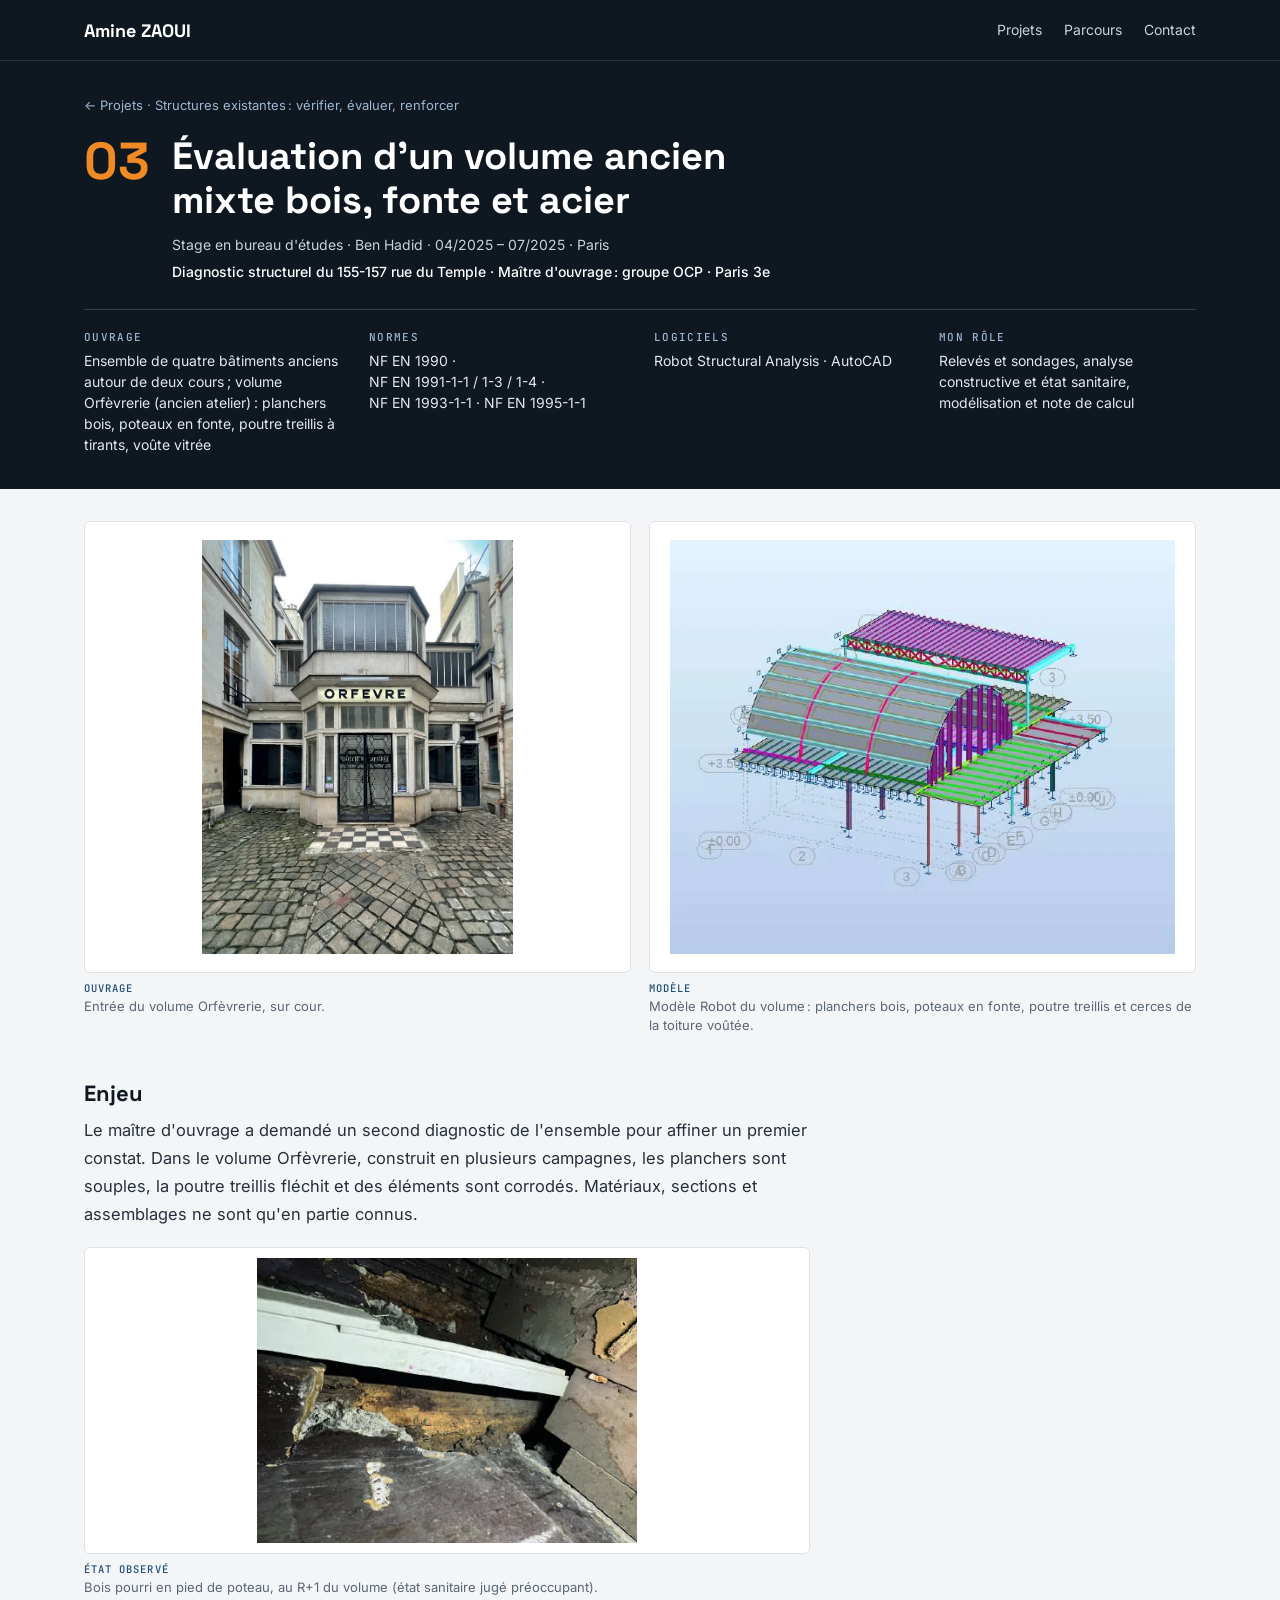
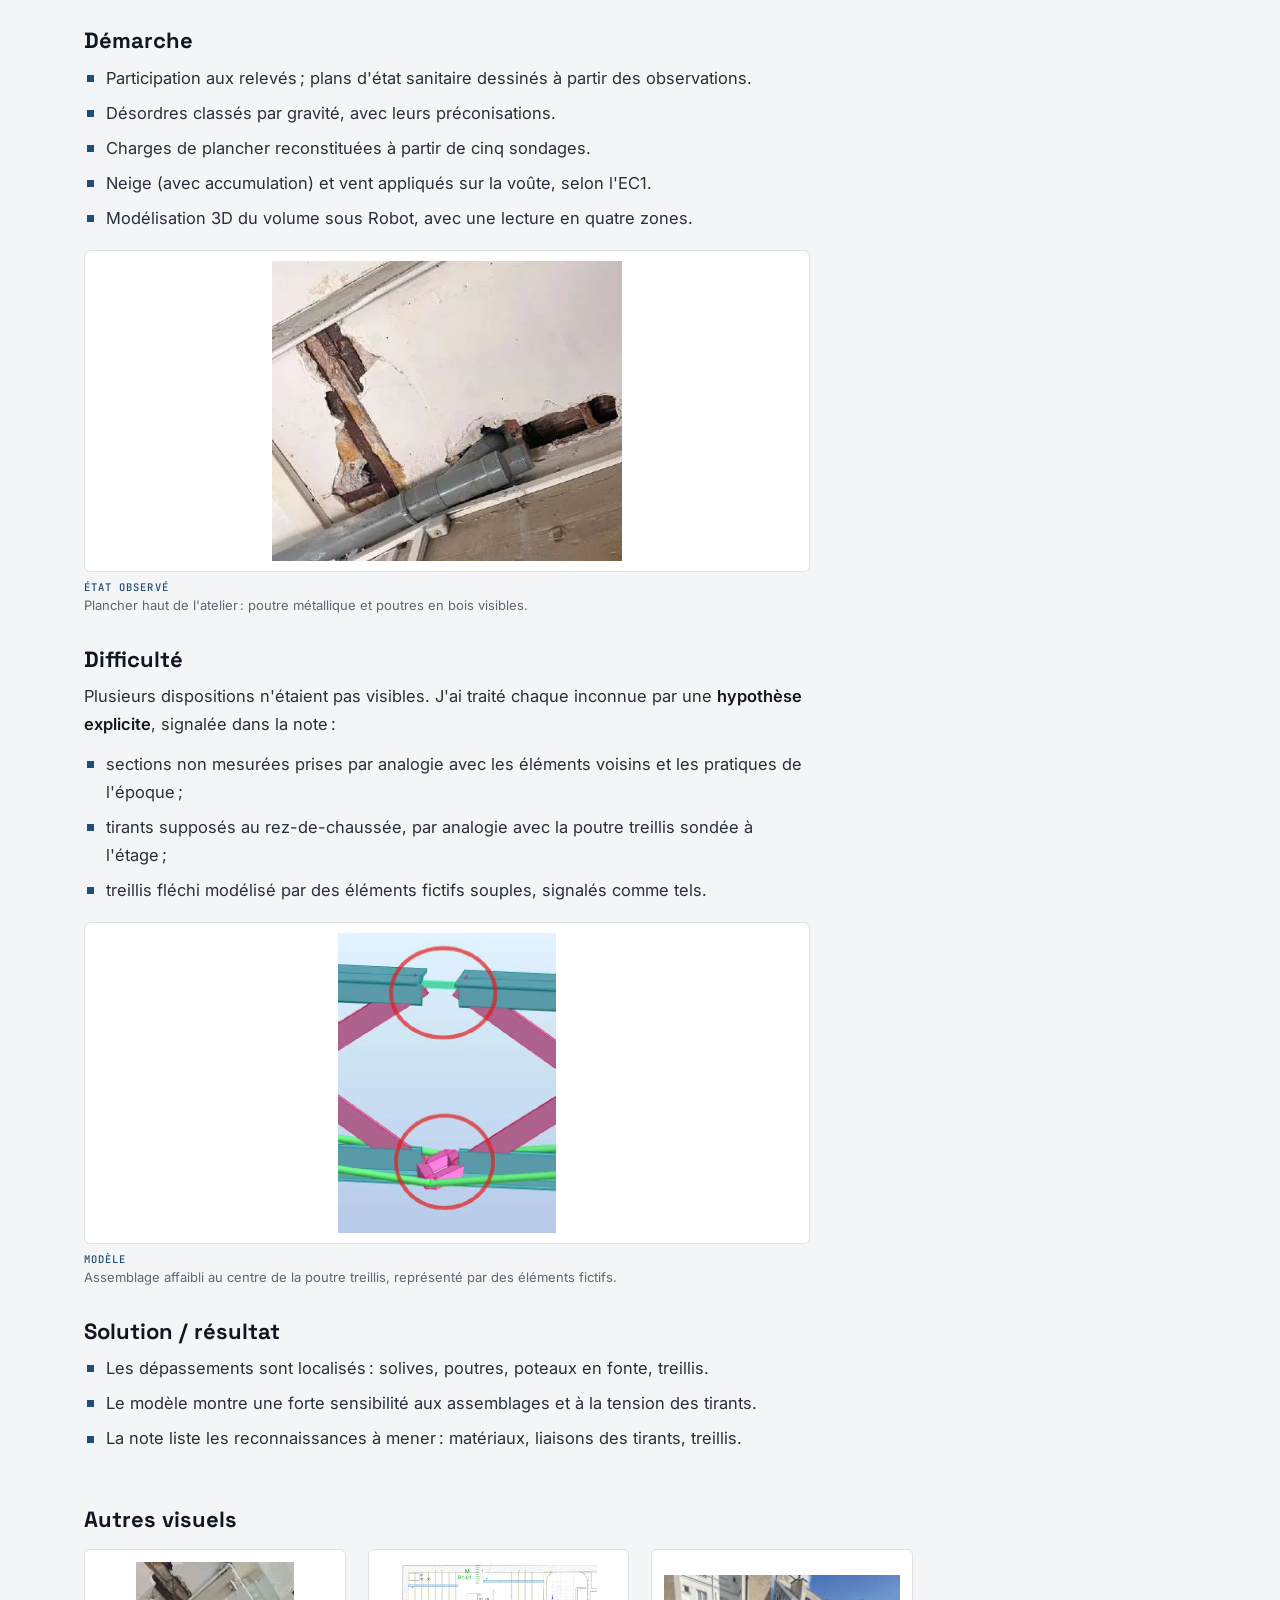
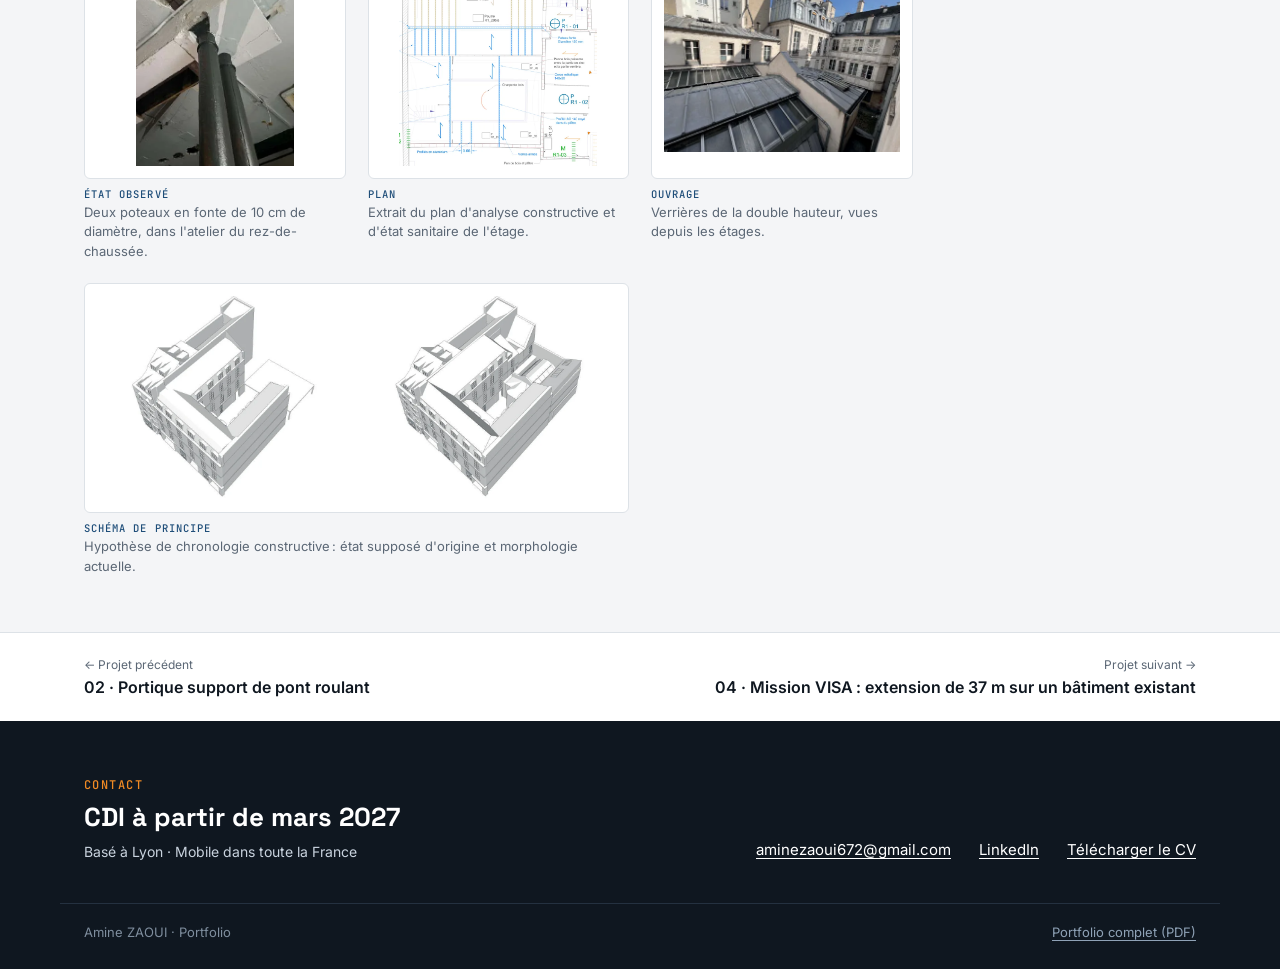
<file: projets/volume-ancien-mixte.html>
<!doctype html>
<html lang="fr">
<head>
<meta charset="utf-8">
<meta name="viewport" content="width=device-width, initial-scale=1">
<title>03 · Évaluation d&#39;un volume ancien mixte bois, fonte et acier · Amine ZAOUI</title>
<meta name="description" content="Ouvrage ancien mal documenté : chaque inconnue traitée par une hypothèse explicite, tracée dans un modèle 3D complet.">
<link rel="canonical" href="https://zaouimedamine0-max.github.io/projets/volume-ancien-mixte.html">
<meta property="og:type" content="website">
<meta property="og:locale" content="fr_FR">
<meta property="og:site_name" content="Amine ZAOUI · Portfolio">
<meta property="og:title" content="03 · Évaluation d&#39;un volume ancien mixte bois, fonte et acier · Amine ZAOUI">
<meta property="og:description" content="Ouvrage ancien mal documenté : chaque inconnue traitée par une hypothèse explicite, tracée dans un modèle 3D complet.">
<meta property="og:url" content="https://zaouimedamine0-max.github.io/projets/volume-ancien-mixte.html">
<meta property="og:image" content="https://zaouimedamine0-max.github.io/og/volume-ancien-mixte.jpg">
<meta property="og:image:width" content="1200">
<meta property="og:image:height" content="630">
<meta name="twitter:card" content="summary_large_image">
<link rel="icon" href="/assets/favicon.svg" type="image/svg+xml">
<link rel="preconnect" href="https://fonts.googleapis.com">
<link rel="preconnect" href="https://fonts.gstatic.com" crossorigin>
<link href="https://fonts.googleapis.com/css2?family=Inter:wght@400;500;600&family=JetBrains+Mono:wght@400;500&family=Space+Grotesk:wght@500;700&display=swap" rel="stylesheet">
<link rel="stylesheet" href="/assets/site.css">
<script src="/assets/site.js" defer></script>
</head>
<body class="page-projet">
<a class="skip" href="#contenu">Aller au contenu</a>
<header class="topbar">
  <nav class="wrap topbar-in" aria-label="Navigation principale">
    <a class="brand" href="/">Amine ZAOUI</a>
    <div class="nav-links">
      <a href="/#projets">Projets</a>
      <a href="/#parcours">Parcours</a>
      <a href="/#contact">Contact</a>
    </div>
  </nav>
</header>
<main id="contenu">
<section class="band">
  <div class="wrap band-in">
    <a class="crumb" href="/#projets">← Projets <span class="sep">·</span> Structures existantes : vérifier, évaluer, renforcer</a>
    <div class="band-title">
      <span class="num">03</span>
      <div>
        <h1>Évaluation d&#39;un volume ancien mixte bois, fonte et acier</h1>
        <p class="cadre">Stage en bureau d&#39;études · Ben Hadid <span class="sep">·</span> 04/2025 – 07/2025 · Paris</p>
<p class="operation">Diagnostic structurel du 155-157 rue du Temple · Maître d&#39;ouvrage : groupe OCP · Paris 3e</p>      </div>
    </div>
<dl class="meta">
  <div><dt>Ouvrage</dt><dd>Ensemble de quatre bâtiments anciens autour de deux cours ; volume Orfèvrerie (ancien atelier) : planchers bois, poteaux en fonte, poutre treillis à tirants, voûte vitrée</dd></div>
  <div><dt>Normes</dt><dd><span class="nw">NF EN 1990</span> · <span class="nw"><span class="nw">NF EN 1991-1-1</span> / 1-3 / 1-4</span> · <span class="nw"><span class="nw">NF EN 1993-1-1</span></span> · <span class="nw"><span class="nw">NF EN 1995-1-1</span></span></dd></div>
<div><dt>Logiciels</dt><dd>Robot Structural Analysis · AutoCAD</dd></div>  <div><dt>Mon rôle</dt><dd>Relevés et sondages, analyse constructive et état sanitaire, modélisation et note de calcul</dd></div>
</dl>  </div>
</section>
<div class="wrap hero-row hero-multi">
<figure class="fig hero-fig">
  <div class="fig-imgs">
    <a class="zoom" href="/img/04-volume-ancien-mixte/facade-cour-orfevre-720.webp" data-caption="Ouvrage · Entrée du volume Orfèvrerie, sur cour."><img src="/img/04-volume-ancien-mixte/facade-cour-orfevre-720.webp" srcset="/img/04-volume-ancien-mixte/facade-cour-orfevre-720.webp 711w" sizes="(max-width: 1200px) 100vw, 1150px" width="711" height="949" alt="Entrée du volume Orfèvrerie, sur cour." decoding="async"></a>
  </div>
<figcaption><span class="nat">Ouvrage</span>Entrée du volume Orfèvrerie, sur cour.</figcaption></figure><figure class="fig hero-fig">
  <div class="fig-imgs">
    <a class="zoom" href="/img/04-volume-ancien-mixte/modele-robot-3d-720.webp" data-caption="Modèle · Modèle Robot du volume : planchers bois, poteaux en fonte, poutre treillis et cerces de la toiture voûtée."><img src="/img/04-volume-ancien-mixte/modele-robot-3d-720.webp" srcset="/img/04-volume-ancien-mixte/modele-robot-3d-720.webp 670w" sizes="(max-width: 1200px) 100vw, 1150px" width="670" height="550" alt="Modèle Robot du volume : planchers bois, poteaux en fonte, poutre treillis et cerces de la toiture voûtée." decoding="async"></a>
  </div>
<figcaption><span class="nat">Modèle</span>Modèle Robot du volume : planchers bois, poteaux en fonte, poutre treillis et cerces de la toiture voûtée.</figcaption></figure></div>
<div class="wrap project-body">
  <article class="prose">
    <section class="pblock">
      <h2>Enjeu</h2>
      <p>Le maître d'ouvrage a demandé un second diagnostic de l'ensemble pour affiner un premier constat. Dans le volume Orfèvrerie, construit en plusieurs campagnes, les planchers sont souples, la poutre treillis fléchit et des éléments sont corrodés. Matériaux, sections et assemblages ne sont qu'en partie connus.</p>
    </section>
    <div class="inline-figs">
<figure class="fig inline-fig">
  <div class="fig-imgs">
    <a class="zoom" href="/img/04-volume-ancien-mixte/bois-pourri-pied-poteau-720.webp" data-caption="État observé · Bois pourri en pied de poteau, au R+1 du volume (état sanitaire jugé préoccupant)."><img src="/img/04-volume-ancien-mixte/bois-pourri-pied-poteau-720.webp" srcset="/img/04-volume-ancien-mixte/bois-pourri-pied-poteau-720.webp 438w" sizes="(max-width: 760px) 100vw, 380px" width="438" height="329" alt="Bois pourri en pied de poteau, au R+1 du volume (état sanitaire jugé préoccupant)." loading="lazy" decoding="async"></a>
  </div>
<figcaption><span class="nat">État observé</span>Bois pourri en pied de poteau, au R+1 du volume (état sanitaire jugé préoccupant).</figcaption></figure>    </div>
    <section class="pblock">
      <h2>Démarche</h2>
      <ul>
<li>Participation aux relevés ; plans d'état sanitaire dessinés à partir des observations.</li>
<li>Désordres classés par gravité, avec leurs préconisations.</li>
<li>Charges de plancher reconstituées à partir de cinq sondages.</li>
<li>Neige (avec accumulation) et vent appliqués sur la voûte, selon l'EC1.</li>
<li>Modélisation 3D du volume sous Robot, avec une lecture en quatre zones.</li>
</ul>
    </section>
    <div class="inline-figs">
<figure class="fig inline-fig">
  <div class="fig-imgs">
    <a class="zoom" href="/img/04-volume-ancien-mixte/sondage-plancher-atelier-720.webp" data-caption="État observé · Plancher haut de l&#39;atelier : poutre métallique et poutres en bois visibles."><img src="/img/04-volume-ancien-mixte/sondage-plancher-atelier-720.webp" srcset="/img/04-volume-ancien-mixte/sondage-plancher-atelier-720.webp 441w" sizes="(max-width: 760px) 100vw, 380px" width="441" height="378" alt="Plancher haut de l&#39;atelier : poutre métallique et poutres en bois visibles." loading="lazy" decoding="async"></a>
  </div>
<figcaption><span class="nat">État observé</span>Plancher haut de l&#39;atelier : poutre métallique et poutres en bois visibles.</figcaption></figure>    </div>
    <section class="pblock">
      <h2>Difficulté</h2>
      <p>Plusieurs dispositions n'étaient pas visibles. J'ai traité chaque inconnue par une <strong>hypothèse explicite</strong>, signalée dans la note :</p>
<ul>
<li>sections non mesurées prises par analogie avec les éléments voisins et les pratiques de l'époque ;</li>
<li>tirants supposés au rez-de-chaussée, par analogie avec la poutre treillis sondée à l'étage ;</li>
<li>treillis fléchi modélisé par des éléments fictifs souples, signalés comme tels.</li>
</ul>
    </section>
    <div class="inline-figs">
<figure class="fig inline-fig">
  <div class="fig-imgs">
    <a class="zoom" href="/img/04-volume-ancien-mixte/assemblage-affaibli-elements-fictifs-720.webp" data-caption="Modèle · Assemblage affaibli au centre de la poutre treillis, représenté par des éléments fictifs."><img src="/img/04-volume-ancien-mixte/assemblage-affaibli-elements-fictifs-720.webp" srcset="/img/04-volume-ancien-mixte/assemblage-affaibli-elements-fictifs-720.webp 449w" sizes="(max-width: 760px) 100vw, 380px" width="449" height="618" alt="Assemblage affaibli au centre de la poutre treillis, représenté par des éléments fictifs." loading="lazy" decoding="async"></a>
  </div>
<figcaption><span class="nat">Modèle</span>Assemblage affaibli au centre de la poutre treillis, représenté par des éléments fictifs.</figcaption></figure>    </div>
    <section class="pblock">
      <h2>Solution / résultat</h2>
      <ul>
<li>Les dépassements sont localisés : solives, poutres, poteaux en fonte, treillis.</li>
<li>Le modèle montre une forte sensibilité aux assemblages et à la tension des tirants.</li>
<li>La note liste les reconnaissances à mener : matériaux, liaisons des tirants, treillis.</li>
</ul>
    </section>
  </article>
  <aside class="pside">
  </aside>
</div>
<section class="wrap gallery-sec" aria-label="Galerie">
  <h2 class="gal-title">Autres visuels</h2>
  <div class="gallery">
<figure class="fig ">
  <div class="fig-imgs">
    <a class="zoom" href="/img/04-volume-ancien-mixte/sondage-poteaux-fonte-720.webp" data-caption="État observé · Deux poteaux en fonte de 10 cm de diamètre, dans l&#39;atelier du rez-de-chaussée."><img src="/img/04-volume-ancien-mixte/sondage-poteaux-fonte-720.webp" srcset="/img/04-volume-ancien-mixte/sondage-poteaux-fonte-720.webp 351w" sizes="(max-width: 760px) 100vw, 380px" width="351" height="454" alt="Deux poteaux en fonte de 10 cm de diamètre, dans l&#39;atelier du rez-de-chaussée." loading="lazy" decoding="async"></a>
  </div>
<figcaption><span class="nat">État observé</span>Deux poteaux en fonte de 10 cm de diamètre, dans l&#39;atelier du rez-de-chaussée.</figcaption></figure><figure class="fig ">
  <div class="fig-imgs">
    <a class="zoom" href="/img/04-volume-ancien-mixte/plan-etat-sanitaire-extrait-1440.webp" data-caption="Plan · Extrait du plan d&#39;analyse constructive et d&#39;état sanitaire de l&#39;étage."><img src="/img/04-volume-ancien-mixte/plan-etat-sanitaire-extrait-720.webp" srcset="/img/04-volume-ancien-mixte/plan-etat-sanitaire-extrait-720.webp 720w, /img/04-volume-ancien-mixte/plan-etat-sanitaire-extrait-1440.webp 1440w" sizes="(max-width: 760px) 100vw, 380px" width="1600" height="1645" alt="Extrait du plan d&#39;analyse constructive et d&#39;état sanitaire de l&#39;étage." loading="lazy" decoding="async"></a>
  </div>
<figcaption><span class="nat">Plan</span>Extrait du plan d&#39;analyse constructive et d&#39;état sanitaire de l&#39;étage.</figcaption></figure><figure class="fig ">
  <div class="fig-imgs">
    <a class="zoom" href="/img/04-volume-ancien-mixte/verrieres-cour-720.webp" data-caption="Ouvrage · Verrières de la double hauteur, vues depuis les étages."><img src="/img/04-volume-ancien-mixte/verrieres-cour-720.webp" srcset="/img/04-volume-ancien-mixte/verrieres-cour-720.webp 484w" sizes="(max-width: 760px) 100vw, 380px" width="484" height="363" alt="Verrières de la double hauteur, vues depuis les étages." loading="lazy" decoding="async"></a>
  </div>
<figcaption><span class="nat">Ouvrage</span>Verrières de la double hauteur, vues depuis les étages.</figcaption></figure><figure class="fig  multi">
  <div class="fig-imgs">
    <a class="zoom" href="/img/04-volume-ancien-mixte/chronologie-1754-720.webp" data-caption="Schéma de principe · Hypothèse de chronologie constructive : état supposé d&#39;origine et morphologie actuelle."><img src="/img/04-volume-ancien-mixte/chronologie-1754-720.webp" srcset="/img/04-volume-ancien-mixte/chronologie-1754-720.webp 570w" sizes="(max-width: 760px) 100vw, 380px" width="570" height="609" alt="Hypothèse de chronologie constructive : état supposé d&#39;origine et morphologie actuelle." loading="lazy" decoding="async"></a>
    <a class="zoom" href="/img/04-volume-ancien-mixte/chronologie-actuelle-720.webp" data-caption="Schéma de principe · Hypothèse de chronologie constructive : état supposé d&#39;origine et morphologie actuelle."><img src="/img/04-volume-ancien-mixte/chronologie-actuelle-720.webp" srcset="/img/04-volume-ancien-mixte/chronologie-actuelle-720.webp 644w" sizes="(max-width: 760px) 100vw, 380px" width="644" height="678" alt="Hypothèse de chronologie constructive : état supposé d&#39;origine et morphologie actuelle." loading="lazy" decoding="async"></a>
  </div>
<figcaption><span class="nat">Schéma de principe</span>Hypothèse de chronologie constructive : état supposé d&#39;origine et morphologie actuelle.</figcaption></figure>  </div>
</section>
<nav class="pnav" aria-label="Projets voisins">
  <div class="wrap pnav-in">
<a class="pnav-prev" href="/projets/portique-pont-roulant.html"><span>← Projet précédent</span><b>02 · Portique support de pont roulant</b></a>
<a class="pnav-next" href="/projets/visa-extension.html"><span>Projet suivant →</span><b>04 · Mission VISA : extension de 37 m sur un bâtiment existant</b></a>
  </div>
</nav>
</main>
<footer class="footer" id="contact">
  <div class="wrap footer-in">
    <div class="footer-lead">
      <p class="kicker">Contact</p>
      <p class="footer-title">CDI à partir de mars 2027</p>
      <p class="footer-sub">Basé à Lyon · Mobile dans toute la France</p>
    </div>
    <ul class="footer-links">
      <li><a href="mailto:aminezaoui672@gmail.com">aminezaoui672@gmail.com</a></li>
      <li><a href="https://www.linkedin.com/in/amine-zaoui/" rel="me noopener" target="_blank">LinkedIn</a></li>
      <li><a href="/Amine_ZAOUI_CV.pdf" download>Télécharger le CV</a></li>
    </ul>
  </div>
  <div class="wrap footer-base">
    <span>Amine ZAOUI · Portfolio</span>
    <a href="/Amine_ZAOUI_Portfolio_Nucleaire.pdf">Portfolio complet (PDF)</a>
  </div>
</footer>
<dialog class="lightbox" id="lightbox" aria-label="Image agrandie">
  <form method="dialog"><button class="lb-close" aria-label="Fermer">×</button></form>
  <img alt="">
  <p class="lb-cap"></p>
</dialog>
</body>
</html>
</file>
<file: assets/site.css>
/* Portfolio · site statique. Même identité que le PDF : graphite, bleu acier, accent orange. */
:root {
  --graphite: #0F1720;
  --graphite-2: #17222E;
  --fond: #F4F5F7;
  --blanc: #FFFFFF;
  --bleu: #1F4E79;
  --encre: #26303B;
  --txt: #3D4753;
  --txt2: #5B6775;
  --ligne: #DDE2E7;
  --orange: #F08A24;
  --sur-sombre: #C9D3DE;
  --acier: #9DB7D3;
  --wrap: 1160px;
  --gx: 24px;
}
* { box-sizing: border-box; }
html { scroll-behavior: smooth; scroll-padding-top: 72px; -webkit-text-size-adjust: 100%; }
body { margin: 0; background: var(--fond); color: var(--encre); font: 400 16px/1.65 Inter, system-ui, sans-serif; }
img { max-width: 100%; height: auto; display: block; }
a { color: var(--bleu); text-underline-offset: 3px; }
a:hover { color: var(--graphite); }
h1, h2, h3 { font-family: "Space Grotesk", sans-serif; color: var(--graphite); margin: 0; line-height: 1.2; text-wrap: balance; }
p { margin: 0; }
.wrap { max-width: var(--wrap); margin: 0 auto; padding: 0 var(--gx); }
.sep { color: var(--acier); }
.kicker { font: 500 12px/1.4 "JetBrains Mono", monospace; letter-spacing: .12em; text-transform: uppercase; color: var(--txt2); }
.mini { font: 500 12px/1.4 "JetBrains Mono", monospace; letter-spacing: .12em; text-transform: uppercase; color: var(--txt2); margin: 22px 0 8px; }
.skip { position: absolute; left: -9999px; }
.skip:focus { left: 12px; top: 12px; z-index: 99; background: var(--blanc); padding: 8px 12px; }
:focus-visible { outline: 2px solid var(--orange); outline-offset: 2px; }

/* ------------------------------------------------------------------ barre de navigation */
.topbar { position: sticky; top: 0; z-index: 20; background: var(--graphite); border-bottom: 1px solid rgba(157, 183, 211, .16); }
.topbar-in { display: flex; justify-content: space-between; align-items: center; gap: 16px; min-height: 60px; }
.brand { font: 700 18px "Space Grotesk", sans-serif; color: #fff; text-decoration: none; white-space: nowrap; }
.brand:hover { color: #fff; }
.nav-links { display: flex; gap: 22px; font-size: 14px; }
.nav-links a { color: var(--sur-sombre); text-decoration: none; }
.nav-links a:hover { color: #fff; }

/* ------------------------------------------------------------------ ouverture */
.hero { background: var(--graphite); color: #F2F4F7; }
.hero-in { display: grid; grid-template-columns: 1.05fr 1fr; gap: 48px; align-items: center; padding-top: 72px; padding-bottom: 80px; }
.hero-kicker { display: flex; flex-direction: column; gap: 6px; font: 500 12px Inter, sans-serif; letter-spacing: .22em; text-transform: uppercase; }
.hero-kicker span:first-child { color: var(--orange); font-weight: 600; }
.hero-kicker span + span { color: var(--sur-sombre); }
.hero-name { color: #fff; font-size: clamp(44px, 7vw, 72px); line-height: .98; letter-spacing: -.02em; margin-top: 22px; }
.hero-title { display: flex; flex-direction: column; font: 500 clamp(20px, 2.4vw, 26px)/1.3 "Space Grotesk", sans-serif; color: #fff; margin-top: 20px; }
.rule { display: block; width: 56px; height: 3px; background: var(--orange); margin-top: 26px; }
.hero-lead { color: var(--sur-sombre); font-size: 17px; max-width: 34em; margin-top: 24px; }
.hero-actions { display: flex; flex-wrap: wrap; gap: 12px; margin-top: 30px; }
.btn { display: inline-flex; align-items: center; min-height: 44px; padding: 0 18px; border-radius: 4px; font-size: 14px; font-weight: 600; text-decoration: none; }
.btn-primary { background: var(--orange); color: var(--graphite); }
.btn-primary:hover { background: #F6A04A; color: var(--graphite); }
.btn-ghost { border: 1px solid #4F6F8F; color: #F2F4F7; font-weight: 500; }
.btn-ghost:hover { border-color: var(--acier); color: #fff; }
.hero-dispo { margin-top: 22px; font-size: 14px; color: var(--acier); }
.hero-draw svg { width: 100%; height: auto; max-height: 520px; display: block; }

/* ------------------------------------------------------------------ projet phare */
.phare { background: var(--blanc); border-bottom: 1px solid var(--ligne); }
.phare-in { display: grid; grid-template-columns: 1fr 1.6fr; gap: 40px; align-items: center; padding-top: 36px; padding-bottom: 36px; }
.phare h2 { font-size: 21px; margin-top: 8px; }
.phare h2 a { color: var(--graphite); text-decoration: none; }
.phare h2 a:hover { color: var(--bleu); }
.phare-links { display: flex; flex-wrap: wrap; gap: 18px; margin-top: 14px; font-size: 14px; font-weight: 600; }
.phare-links a { text-decoration: none; }
.phare-kf { display: grid; grid-template-columns: repeat(3, minmax(0, 1fr)); gap: 20px; }
.kf { display: flex; flex-direction: column; gap: 4px; border-top: 3px solid var(--bleu); padding-top: 10px; }
.kf-v { font: 500 26px/1.15 "JetBrains Mono", monospace; color: var(--bleu); }
.kf-l { font-size: 13px; line-height: 1.45; color: var(--txt); }

/* ------------------------------------------------------------------ sections */
.section { padding-top: 72px; padding-bottom: 72px; }
.section-head { display: flex; flex-wrap: wrap; gap: 16px 24px; justify-content: space-between; align-items: flex-end; margin-bottom: 28px; }
.section-head h2 { font-size: clamp(26px, 3.4vw, 34px); margin-top: 6px; }

/* filtres */
.filters { display: flex; flex-wrap: wrap; gap: 8px; }
.filters button { min-height: 40px; padding: 0 16px; border-radius: 99px; border: 1px solid #C7CED6; background: var(--blanc); color: var(--graphite); font: 500 14px Inter, sans-serif; cursor: pointer; }
.filters button:hover { border-color: var(--graphite); }
.filters button[aria-pressed="true"] { background: var(--graphite); border-color: var(--graphite); color: #fff; }

/* cartes */
.cards { display: grid; grid-template-columns: repeat(auto-fill, minmax(300px, 1fr)); gap: 22px; }
.card { display: flex; flex-direction: column; background: var(--blanc); border: 1px solid var(--ligne); border-radius: 6px; overflow: hidden; text-decoration: none; color: var(--encre); transition: border-color .15s, box-shadow .15s, transform .15s; }
.card:hover { color: var(--encre); border-color: #B9C3CE; box-shadow: 0 6px 18px rgba(15, 23, 32, .08); transform: translateY(-2px); }
.card[hidden] { display: none; }
.card-img { aspect-ratio: 16 / 10; background: var(--blanc); border-bottom: 1px solid var(--ligne); padding: 14px; display: flex; align-items: center; justify-content: center; }
.card-img img { width: 100%; height: 100%; object-fit: contain; }
.card-body { display: flex; flex-direction: column; gap: 8px; padding: 18px 20px 20px; flex: 1; }
.card-cat { font: 500 11px/1.3 "JetBrains Mono", monospace; letter-spacing: .1em; text-transform: uppercase; color: var(--bleu); display: flex; gap: 10px; align-items: baseline; }
.card-num { color: var(--orange); font-weight: 500; }
.card h3 { font-size: 18px; line-height: 1.3; }
.card-text { font-size: 14px; line-height: 1.55; color: var(--txt); }
.card-frame { margin-top: auto; padding-top: 12px; border-top: 1px solid #EEF1F4; font-size: 13px; color: var(--txt2); }

/* parcours */
.parcours { background: var(--blanc); border-top: 1px solid var(--ligne); }
.parcours-grid { display: grid; grid-template-columns: 1fr 1.7fr; gap: 56px; align-items: start; }
.profil-col img { width: 140px; height: 140px; object-fit: cover; border-radius: 4px; margin-bottom: 18px; }
.profil-col > p { font-size: 15px; color: var(--txt); }
.chips { list-style: none; padding: 0; margin: 0; display: flex; flex-wrap: wrap; gap: 8px; }
.chips li { font: 500 13px "JetBrains Mono", monospace; color: var(--bleu); border: 1px solid var(--bleu); padding: 4px 10px; border-radius: 3px; }
.soft { font-size: 14px; color: var(--txt); margin-top: 6px; }
.soft span { display: block; font: 500 11px "JetBrains Mono", monospace; letter-spacing: .08em; text-transform: uppercase; color: var(--txt2); }
.soft-list { font-size: 14px; color: var(--txt); }
.tl-head { font-size: 19px; margin: 0 0 6px; }
.tl-head:not(:first-child) { margin-top: 34px; }
.timeline { list-style: none; margin: 0; padding: 0; }
.timeline li { display: grid; grid-template-columns: 170px 1fr; gap: 6px 24px; padding: 14px 0; border-bottom: 1px solid var(--ligne); }
.tl-date { font: 500 13px/1.6 "JetBrains Mono", monospace; color: var(--bleu); }
.tl-body { display: flex; flex-direction: column; gap: 2px; }
.tl-body b { font-weight: 600; font-size: 15px; color: var(--graphite); }
.tl-place { font-size: 13px; color: var(--txt2); }
.tl-detail { font-size: 14px; color: var(--txt); margin-top: 4px; }

/* ------------------------------------------------------------------ pied de page */
.footer { background: var(--graphite); color: var(--sur-sombre); }
.footer-in { display: flex; flex-wrap: wrap; gap: 28px; justify-content: space-between; align-items: flex-end; padding-top: 56px; padding-bottom: 40px; }
.footer .kicker { color: var(--orange); }
.footer-title { font: 700 26px/1.25 "Space Grotesk", sans-serif; color: #fff; margin-top: 8px; }
.footer-sub { font-size: 14px; margin-top: 6px; }
.footer-links { list-style: none; margin: 0; padding: 0; display: flex; flex-wrap: wrap; gap: 12px 28px; font-size: 15px; }
.footer-links a { color: #fff; }
.footer-links a:hover { color: var(--orange); }
.footer-base { display: flex; flex-wrap: wrap; gap: 12px; justify-content: space-between; padding-top: 18px; padding-bottom: 26px; border-top: 1px solid #243140; font-size: 13px; color: #7F8E9E; }
.footer-base a { color: #8FA2B6; }

/* ------------------------------------------------------------------ bandeau projet */
.band { background: var(--graphite); color: #F2F4F7; }
.band-in { padding-top: 30px; padding-bottom: 34px; }
.crumb { font-size: 13px; color: var(--acier); text-decoration: none; }
.crumb:hover { color: #fff; }
.band-title { display: flex; gap: 22px; align-items: flex-start; margin-top: 18px; }
.num { font: 700 52px/1 "Space Grotesk", sans-serif; color: var(--orange); flex: 0 0 auto; }
.band h1 { color: #fff; font-size: clamp(26px, 3.6vw, 38px); line-height: 1.15; max-width: 22em; }
.cadre { margin-top: 10px; font-size: 14px; color: var(--sur-sombre); }
.operation { margin-top: 4px; font-size: 14px; color: #fff; font-weight: 500; }
.meta { margin: 26px 0 0; padding-top: 20px; border-top: 1px solid rgba(157, 183, 211, .25); display: grid; grid-template-columns: repeat(4, minmax(0, 1fr)); gap: 18px 28px; font-size: 14px; line-height: 1.5; }
.meta dt { font: 500 11px "JetBrains Mono", monospace; letter-spacing: .12em; text-transform: uppercase; color: var(--acier); margin-bottom: 6px; }
.meta dd { margin: 0; color: #E3E8EE; }
.nw { white-space: nowrap; }

/* ------------------------------------------------------------------ figures */
.fig { margin: 0; }
.fig-imgs { background: var(--blanc); border: 1px solid var(--ligne); border-radius: 6px; padding: 12px; display: flex; gap: 12px; align-items: center; justify-content: center; }
.fig.multi.column .fig-imgs { flex-direction: column; }
.fig-imgs a { display: block; flex: 1 1 0; min-width: 0; cursor: zoom-in; }
.fig-imgs img { width: 100%; height: auto; margin: 0 auto; }
.fig figcaption { font-size: 13px; color: var(--txt2); margin-top: 8px; line-height: 1.5; }
.hero-fig { margin-top: 32px; }
.hero-fig .fig-imgs { padding: 18px; }
.hero-fig .fig-imgs img { max-height: 62vh; width: auto; max-width: 100%; }
.hero-fig.multi .fig-imgs img { max-height: 48vh; }

/* ------------------------------------------------------------------ corps de projet */
.project-body { display: grid; grid-template-columns: minmax(0, 1fr) 300px; gap: 56px; padding-top: 44px; padding-bottom: 28px; align-items: start; }
.prose { font-size: 16.5px; line-height: 1.7; color: var(--encre); }
.prose > * { max-width: 44em; }
.pblock + .pblock, .steps + .pblock, .anim + .pblock { margin-top: 34px; }
.pblock h2 { font-size: 22px; margin-bottom: 10px; }
.prose p + p, .prose p + ul, .prose p + ol, .prose ul + p, .prose ol + p { margin-top: 12px; }
.prose ul, .prose ol { margin: 8px 0 0; padding: 0; list-style: none; }
.prose li { position: relative; padding-left: 22px; margin-top: 7px; }
.prose ul > li::before { content: ""; position: absolute; left: 3px; top: .68em; width: 7px; height: 7px; background: var(--bleu); }
.prose ul ul > li::before { background: none; border: 1.5px solid var(--bleu); }
.prose ol { counter-reset: n; }
.prose ol > li { counter-increment: n; }
.prose ol > li::before { content: counter(n); position: absolute; left: 0; top: .15em; font: 600 13px "JetBrains Mono", monospace; color: var(--bleu); }
.prose strong { color: var(--graphite); font-weight: 600; }
.steps { margin-top: 30px; }
.steps ol { list-style: none; padding: 0; margin: 0; display: grid; grid-template-columns: repeat(auto-fit, minmax(96px, 1fr)); gap: 8px; max-width: none; }
.steps li { background: var(--blanc); border: 1px solid var(--ligne); border-top: 3px solid var(--bleu); border-radius: 4px; padding: 10px 12px; display: flex; flex-direction: column; gap: 3px; margin: 0; font-size: 12px; color: var(--txt2); line-height: 1.4; }
.steps li::before { display: none; }
.steps b { font: 700 14px/1.25 "Space Grotesk", sans-serif; color: var(--graphite); }
.st-n { font: 500 11px "JetBrains Mono", monospace; color: var(--orange); }
.anim { margin: 30px 0 0; background: var(--blanc); border: 1px solid var(--ligne); border-radius: 6px; padding: 12px; }
.anim video { width: 100%; display: block; }
.table-wrap { overflow-x: auto; max-width: none; }
.table-wrap table { width: 100%; border-collapse: collapse; font-size: 14px; background: var(--blanc); min-width: 620px; }
.table-wrap th { background: var(--graphite); color: #fff; text-align: left; font: 500 11px "JetBrains Mono", monospace; letter-spacing: .1em; text-transform: uppercase; padding: 10px 12px; }
.table-wrap td { padding: 10px 12px; border-bottom: 1px solid var(--ligne); vertical-align: top; }
.table-wrap td:nth-child(3) { color: var(--bleu); font-weight: 600; }
.table-wrap td.warn { color: var(--orange); }
.pside { display: flex; flex-direction: column; gap: 16px; position: sticky; top: 84px; }
.side-card { background: var(--blanc); border: 1px solid var(--ligne); border-radius: 6px; padding: 20px; display: flex; flex-direction: column; gap: 18px; }
.side-card .kf { border-top: 0; padding-top: 0; }
.side-card .kf-v { font-size: 27px; }
.side-note { border-left: 3px solid var(--bleu); background: var(--blanc); padding: 14px 16px; border-radius: 0 6px 6px 0; font-size: 14px; color: var(--txt); }
.side-note .kicker { margin-bottom: 4px; }
.side-note.accent { border-left-color: var(--orange); }
.side-link { display: flex; flex-direction: column; gap: 4px; background: var(--graphite); color: #fff; border-radius: 6px; padding: 18px 20px; text-decoration: none; }
.side-link b { font: 700 16px "Space Grotesk", sans-serif; }
.side-link span { font-size: 13px; color: var(--sur-sombre); }
.side-link:hover { color: #fff; background: var(--graphite-2); }
.gallery-sec { padding-top: 26px; padding-bottom: 56px; }
.gal-title { font-size: 22px; margin-bottom: 16px; }
.gallery { display: grid; grid-template-columns: repeat(auto-fill, minmax(260px, 1fr)); gap: 22px; align-items: start; }
.gallery .fig-imgs { height: 230px; }
.gallery .fig.multi { grid-column: span 2; }
.gallery .fig-imgs a { height: 100%; display: flex; align-items: center; }
.gallery .fig-imgs img { width: 100%; height: 100%; object-fit: contain; }

/* navigation entre projets */
.pnav { background: var(--blanc); border-top: 1px solid var(--ligne); }
.pnav-in { display: flex; flex-wrap: wrap; justify-content: space-between; gap: 16px; padding-top: 22px; padding-bottom: 22px; }
.pnav a { display: flex; flex-direction: column; gap: 2px; text-decoration: none; max-width: 48%; }
.pnav span { font-size: 12px; color: var(--txt2); }
.pnav b { font-weight: 600; color: var(--graphite); line-height: 1.35; }
.pnav a:hover b { color: var(--bleu); }
.pnav-next { text-align: right; margin-left: auto; }

/* ------------------------------------------------------------------ page en trois volets */
.tiers { padding-top: 16px; padding-bottom: 40px; }
.tier { display: grid; grid-template-columns: minmax(0, 1.1fr) minmax(0, 1fr); gap: 44px; padding: 44px 0; border-bottom: 1px solid var(--ligne); }
.tier:last-child { border-bottom: 0; }
.tier h2 { font-size: 24px; margin-top: 6px; }
.tier-meta { font-size: 14px; color: var(--txt2); margin: 8px 0 16px; }
.tier-meta span { font: 500 12px "JetBrains Mono", monospace; color: var(--bleu); }
.tier-kf { display: flex; flex-wrap: wrap; gap: 16px 28px; margin-top: 22px; }
.tier-kf .kf { min-width: 150px; }
.tier-vis { display: flex; flex-direction: column; gap: 18px; }

/* ------------------------------------------------------------------ poster */
.band-compact .band-in { padding-bottom: 26px; }
.band-compact h1 { font-size: clamp(24px, 3vw, 32px); }
.viewer-tools { display: flex; flex-wrap: wrap; gap: 12px; justify-content: space-between; align-items: center; padding-top: 18px; padding-bottom: 12px; }
.vt-buttons { display: flex; gap: 6px; }
.vt-buttons button { min-width: 44px; min-height: 40px; border: 1px solid #C7CED6; background: var(--blanc); border-radius: 4px; font: 500 15px Inter, sans-serif; cursor: pointer; padding: 0 12px; }
.vt-buttons button:hover { border-color: var(--graphite); }
.vt-full { font-size: 14px; font-weight: 600; }
.viewer { max-width: var(--wrap); margin: 0 auto; aspect-ratio: 4961 / 3508; max-height: 86vh; overflow: auto; background: var(--blanc); border: 1px solid var(--ligne); border-radius: 6px; cursor: grab; touch-action: pan-x pan-y pinch-zoom; }
.viewer.dragging { cursor: grabbing; }
.viewer img { width: 100%; max-width: none; height: auto; user-select: none; -webkit-user-drag: none; }
.viewer-hint { font-size: 13px; color: var(--txt2); padding-top: 10px; padding-bottom: 48px; }

/* ------------------------------------------------------------------ visionneuse d'image */
.lightbox { border: 0; padding: 0; background: transparent; max-width: 96vw; max-height: 94vh; overflow: visible; }
.lightbox::backdrop { background: rgba(10, 15, 21, .88); }
.lightbox img { max-width: 94vw; max-height: 84vh; width: auto; height: auto; background: #fff; border-radius: 4px; }
.lb-cap { color: #E3E8EE; font-size: 14px; margin-top: 10px; max-width: 80ch; }
.lb-close { position: absolute; top: -44px; right: 0; width: 40px; height: 40px; border-radius: 50%; border: 0; background: rgba(255, 255, 255, .14); color: #fff; font-size: 24px; cursor: pointer; }

.notfound { min-height: 50vh; }
.notfound h1 { font-size: 34px; margin: 10px 0 18px; }

/* ------------------------------------------------------------------ adaptatif */
@media (max-width: 980px) {
  .hero-in { grid-template-columns: 1fr; padding-top: 48px; padding-bottom: 56px; gap: 28px; }
  .hero-draw { max-width: 460px; }
  .phare-in { grid-template-columns: 1fr; gap: 24px; }
  .parcours-grid { grid-template-columns: 1fr; gap: 40px; }
  .project-body { grid-template-columns: minmax(0, 1fr); gap: 36px; }
  .pside { position: static; order: -1; }
  .meta { grid-template-columns: repeat(2, minmax(0, 1fr)); }
  .tier { grid-template-columns: 1fr; gap: 28px; }
}
@media (max-width: 640px) {
  :root { --gx: 16px; }
  body { font-size: 15.5px; }
  .nav-links { gap: 14px; font-size: 13px; }
  .brand { font-size: 16px; }
  .phare-kf { grid-template-columns: 1fr; gap: 14px; }
  .kf-v { font-size: 22px; }
  .section { padding-top: 52px; padding-bottom: 52px; }
  .filters { flex-wrap: nowrap; overflow-x: auto; max-width: 100%; padding-bottom: 4px; }
  .filters button { flex: 0 0 auto; }
  .cards { grid-template-columns: 1fr; }
  .timeline li { grid-template-columns: 1fr; gap: 2px; }
  .band-title { gap: 14px; }
  .num { font-size: 38px; }
  .meta { grid-template-columns: 1fr; }
  .prose { font-size: 16px; }
  .fig-imgs { flex-direction: column; }
  .hero-fig .fig-imgs img { max-height: none; }
  .gallery .fig-imgs { height: 210px; }
  .gallery .fig.multi { grid-column: auto; }
  .gallery .fig.multi .fig-imgs { height: auto; }
  .pnav a { max-width: 100%; }
  .pnav-next { text-align: left; margin-left: 0; }
}
@media (prefers-reduced-motion: reduce) {
  html { scroll-behavior: auto; }
  .card { transition: none; }
  .card:hover { transform: none; }
}
@media print {
  .topbar, .footer, .pnav, .filters { display: none; }
}

/* ------------------------------------------------------------------ révision du 24/11/2026 */
/* bandeau du projet phare : repères qualitatifs */
.phare-points { list-style: none; margin: 0; padding: 0; display: grid; grid-template-columns: repeat(2, minmax(0, 1fr)); gap: 14px 28px; }
.phare-points li { border-top: 2px solid var(--bleu); padding-top: 9px; display: flex; flex-direction: column; gap: 3px; }
.phare-points b { font: 700 15px/1.3 "Space Grotesk", sans-serif; color: var(--graphite); }
.phare-points span { font-size: 13.5px; line-height: 1.45; color: var(--txt); }
.hero-dispo b { color: #fff; font-weight: 600; }
/* cartes : zone d'image de hauteur fixe, sans recadrage des plans ; photos en plein cadre */
.card-img { position: relative; aspect-ratio: auto; height: 210px; padding: 0; }
.card-img img { position: absolute; inset: 14px; width: calc(100% - 28px); height: calc(100% - 28px); object-fit: contain; }
.card-img.photo img { inset: 0; width: 100%; height: 100%; object-fit: cover; }
/* légendes : nature du visuel */
.fig figcaption .nat { display: block; font: 500 10.5px "JetBrains Mono", monospace; letter-spacing: .1em; text-transform: uppercase; color: var(--bleu); margin-bottom: 2px; }
/* visuel principal : un ou deux visuels côte à côte */
.hero-row { display: flex; gap: 18px; margin-top: 32px; align-items: flex-start; }
.hero-row .hero-fig { margin-top: 0; flex: 1 1 0; min-width: 0; }
.hero-multi .hero-fig .fig-imgs img { max-height: 46vh; }
/* visuels placés dans le texte */
.inline-figs { margin: 18px 0 6px; max-width: 44em; }
.inline-figs.two { display: grid; grid-template-columns: repeat(2, minmax(0, 1fr)); gap: 16px; align-items: start; }
.inline-fig .fig-imgs { padding: 10px; }
.inline-fig .fig-imgs img { max-height: 340px; width: auto; max-width: 100%; }
.inline-figs.two .inline-fig .fig-imgs { height: 230px; }
.inline-figs.two .inline-fig .fig-imgs a { height: 100%; display: flex; align-items: center; }
.inline-figs.two .inline-fig .fig-imgs img { height: 100%; width: 100%; object-fit: contain; max-height: none; }
.side-note p + p { margin-top: 6px; }
/* principe entrées → traitement → résultat */
.principe { list-style: none; margin: 18px 0 0; padding: 0; display: grid; grid-template-columns: repeat(3, minmax(0, 1fr)); gap: 10px; }
.principe li { background: var(--blanc); border: 1px solid var(--ligne); border-top: 3px solid var(--bleu); border-radius: 4px; padding: 10px 12px; font-size: 14px; line-height: 1.45; position: relative; }
.principe li .kicker { display: block; margin-bottom: 4px; }
.principe li + li::before { content: "→"; position: absolute; left: -9px; top: 42%; transform: translateX(-50%); color: var(--bleu); font-weight: 600; }
/* parcours : objectif mis en avant */
.objectif { background: var(--fond); border-left: 3px solid var(--orange); padding: 2px 16px 12px; margin-top: 4px; }
.objectif ul { margin: 0; padding: 0; list-style: none; font-size: 15px; color: var(--encre); }
.objectif li + li { margin-top: 4px; }
.meta.meta-3 { grid-template-columns: repeat(3, minmax(0, 1fr)); }
@media (max-width: 980px) {
  .phare-points { grid-template-columns: 1fr 1fr; }
  .hero-row { flex-direction: column; }
  .meta.meta-3 { grid-template-columns: repeat(2, minmax(0, 1fr)); }
}
@media (max-width: 640px) {
  .phare-points { grid-template-columns: 1fr; }
  .card-img { height: 190px; }
  .inline-figs.two { grid-template-columns: 1fr; }
  .principe { grid-template-columns: 1fr; }
  .principe li + li::before { left: 50%; top: -9px; transform: translate(-50%, -50%) rotate(90deg); }
  .meta.meta-3 { grid-template-columns: 1fr; }
}
.inline-figs { margin-bottom: 30px; }
.inline-fig .fig-imgs img { max-height: 300px; }
@media (max-width: 640px) {
  .fig.multi:not(.column) .fig-imgs { display: grid; grid-template-columns: repeat(2, minmax(0, 1fr)); gap: 8px; }
}
</file>
